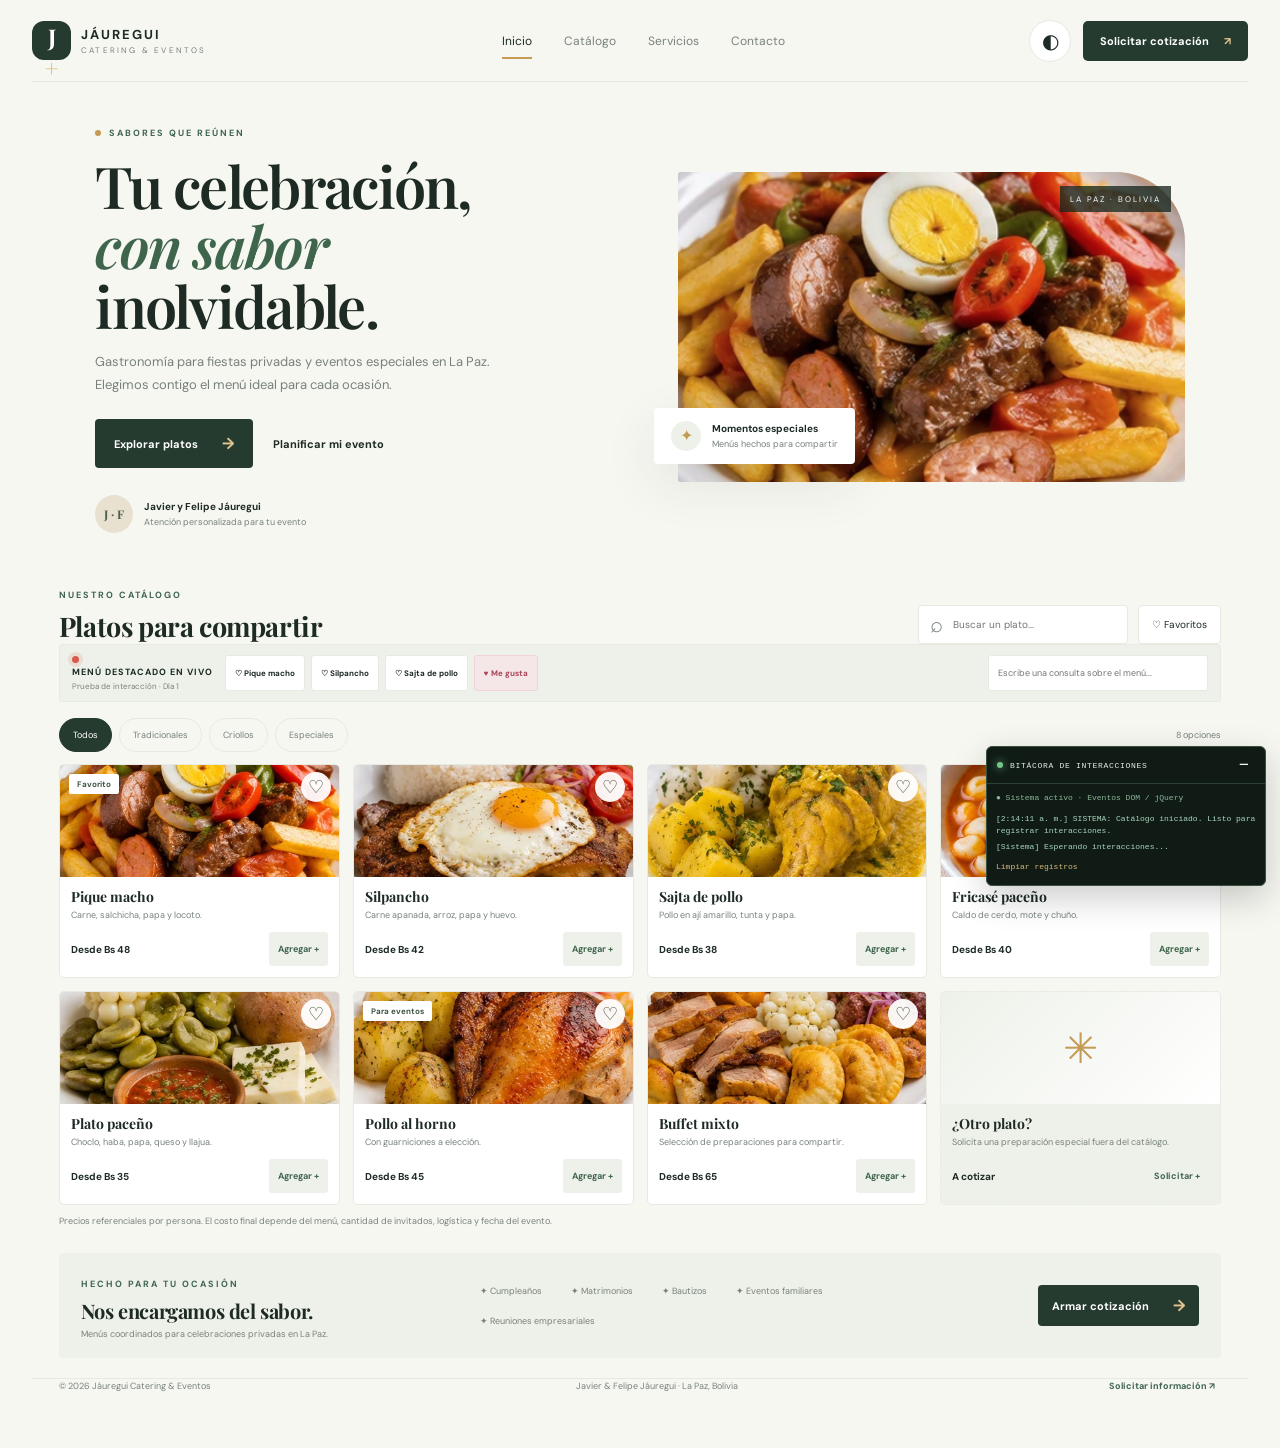
<file: Proyecto_formativo_Independiente/fase-ui-pwa/semana_1/Semana_1/index.html>
<!DOCTYPE html>
<html lang="es">
<head>
  <meta charset="UTF-8">
  <meta name="viewport" content="width=device-width, initial-scale=1.0">
  <meta name="theme-color" content="#18251f">
  <meta name="description" content="Jáuregui Catering & Eventos. Servicio gastronómico para celebraciones privadas en La Paz, Bolivia.">
  <title>Jáuregui Catering & Eventos | Catálogo</title>
  <link rel="preconnect" href="https://fonts.googleapis.com">
  <link rel="preconnect" href="https://fonts.gstatic.com" crossorigin>
  <link href="https://fonts.googleapis.com/css2?family=DM+Sans:wght@400;500;600;700&family=Playfair+Display:wght@600;700&display=swap" rel="stylesheet">
  <link rel="stylesheet" href="styles.css">
  <script src="https://code.jquery.com/jquery-3.7.1.min.js" defer></script>
  <script src="script.js" defer></script>
</head>
<body>
  <div class="site-shell">
    <header class="topbar">
      <a class="brand" href="#inicio" aria-label="Jáuregui Catering, inicio">
        <span class="brand-mark">J<span>+</span></span>
        <span class="brand-copy"><strong>JÁUREGUI</strong><small>CATERING & EVENTOS</small></span>
      </a>
      <button class="menu-toggle" id="menuToggle" aria-label="Abrir menú" aria-expanded="false">☰</button>
      <nav class="main-nav" id="mainNav">
        <a href="#inicio" class="nav-link active">Inicio</a>
        <a href="#catalogo" class="nav-link">Catálogo</a>
        <a href="#servicios" class="nav-link">Servicios</a>
        <a href="#contacto" class="nav-link">Contacto</a>
      </nav>
      <div class="top-actions">
        <button class="icon-btn" id="themeToggle" aria-label="Cambiar tema" title="Cambiar tema">◐</button>
        <button class="quote-top" data-open-quote>Solicitar cotización <span>↗</span></button>
      </div>
    </header>

    <main id="inicio">
      <section class="hero">
        <div class="hero-copy">
          <span class="eyebrow"><i></i> SABORES QUE REÚNEN</span>
          <h1>Tu celebración,<br><em>con sabor</em> inolvidable.</h1>
          <p>Gastronomía para fiestas privadas y eventos especiales en La Paz. Elegimos contigo el menú ideal para cada ocasión.</p>
          <div class="hero-actions">
            <a class="btn-primary" href="#catalogo">Explorar platos <span>→</span></a>
            <button class="btn-quiet" data-open-quote>Planificar mi evento</button>
          </div>
          <div class="hero-proof"><span class="proof-avatars">J · F</span><span><strong>Javier y Felipe Jáuregui</strong><small>Atención personalizada para tu evento</small></span></div>
        </div>
        <div class="hero-visual">
          <img src="assets/platos/pique-macho.webp" alt="Pique macho boliviano servido en plato" fetchpriority="high">
          <div class="hero-note"><span class="note-icon">✦</span><span><strong>Momentos especiales</strong><small>Menús hechos para compartir</small></span></div>
          <span class="hero-stamp">LA PAZ · BOLIVIA</span>
        </div>
      </section>

      <section class="catalog-section" id="catalogo">
        <div class="section-heading">
          <div><span class="eyebrow">NUESTRO CATÁLOGO</span><h2>Platos para compartir</h2></div>
          <div class="catalog-tools">
            <label class="search-box"><span>⌕</span><input id="searchInput" type="search" placeholder="Buscar un plato..." aria-label="Buscar platos"></label>
            <button class="filter-fav" id="showFavorites" aria-pressed="false">♡ Favoritos</button>
          </div>
        </div>

        <div class="live-practice" id="liveContainer">
          <div class="live-title"><span class="live-dot"></span><strong>MENÚ DESTACADO EN VIVO</strong><small>Prueba de interacción · Día 1</small></div>
          <div class="live-offers">
            <button class="live-offer" data-prod="Pique macho destacado">♡ Pique macho</button>
            <button class="live-offer" data-prod="Silpancho destacado">♡ Silpancho</button>
            <button class="live-offer" data-prod="Sajta de pollo destacada">♡ Sajta de pollo</button>
            <button class="live-like" data-action="like">♥ Me gusta</button>
          </div>
          <label class="live-chat-label" for="chatInput">Comentario al equipo</label>
          <input id="chatInput" class="live-chat" type="text" maxlength="120" placeholder="Escribe una consulta sobre el menú...">
        </div>

        <div class="catalog-bar">
          <div class="filter-list" id="categoryFilters">
            <button class="filter-chip selected" data-filter="todos">Todos</button>
            <button class="filter-chip" data-filter="tradicional">Tradicionales</button>
            <button class="filter-chip" data-filter="criollo">Criollos</button>
            <button class="filter-chip" data-filter="especial">Especiales</button>
          </div>
          <span class="result-count" id="resultCount">8 opciones</span>
        </div>
        <div class="dish-grid" id="dishGrid">
          <article class="dish-card" data-category="tradicional" data-name="pique macho" data-price="48" data-dish="Pique macho">
            <div class="dish-image"><img loading="lazy" src="assets/platos/pique-macho.webp" alt="Plato de carne preparado"><span class="dish-tag">Favorito</span><button class="heart-btn" aria-label="Agregar Pique macho a favoritos" data-favorite="Pique macho">♡</button></div>
            <div class="dish-info"><div><h3>Pique macho</h3><p>Carne, salchicha, papa y locoto.</p></div><div class="dish-bottom"><strong>Desde Bs 48</strong><button class="add-dish" data-add="Pique macho">Agregar +</button></div></div>
          </article>
          <article class="dish-card" data-category="tradicional" data-name="silpancho" data-price="42" data-dish="Silpancho">
            <div class="dish-image"><img loading="lazy" src="assets/platos/silpancho.webp" alt="Plato preparado con acompañamientos"><button class="heart-btn" aria-label="Agregar Silpancho a favoritos" data-favorite="Silpancho">♡</button></div>
            <div class="dish-info"><div><h3>Silpancho</h3><p>Carne apanada, arroz, papa y huevo.</p></div><div class="dish-bottom"><strong>Desde Bs 42</strong><button class="add-dish" data-add="Silpancho">Agregar +</button></div></div>
          </article>
          <article class="dish-card" data-category="criollo" data-name="sajta de pollo" data-price="38" data-dish="Sajta de pollo">
            <div class="dish-image"><img loading="lazy" src="assets/platos/sajta-de-pollo.webp" alt="Preparación de pollo"><button class="heart-btn" aria-label="Agregar Sajta de pollo a favoritos" data-favorite="Sajta de pollo">♡</button></div>
            <div class="dish-info"><div><h3>Sajta de pollo</h3><p>Pollo en ají amarillo, tunta y papa.</p></div><div class="dish-bottom"><strong>Desde Bs 38</strong><button class="add-dish" data-add="Sajta de pollo">Agregar +</button></div></div>
          </article>
          <article class="dish-card" data-category="criollo" data-name="fricasé paceño" data-price="40" data-dish="Fricasé paceño">
            <div class="dish-image"><img loading="lazy" src="assets/platos/fricase-paceno.webp" alt="Comida tradicional servida"><button class="heart-btn" aria-label="Agregar Fricasé paceño a favoritos" data-favorite="Fricasé paceño">♡</button></div>
            <div class="dish-info"><div><h3>Fricasé paceño</h3><p>Caldo de cerdo, mote y chuño.</p></div><div class="dish-bottom"><strong>Desde Bs 40</strong><button class="add-dish" data-add="Fricasé paceño">Agregar +</button></div></div>
          </article>
          <article class="dish-card" data-category="tradicional" data-name="plato paceño" data-price="35" data-dish="Plato paceño">
            <div class="dish-image"><img loading="lazy" src="assets/platos/plato-paceno.webp" alt="Plato con vegetales y guarniciones"><button class="heart-btn" aria-label="Agregar Plato paceño a favoritos" data-favorite="Plato paceño">♡</button></div>
            <div class="dish-info"><div><h3>Plato paceño</h3><p>Choclo, haba, papa, queso y llajua.</p></div><div class="dish-bottom"><strong>Desde Bs 35</strong><button class="add-dish" data-add="Plato paceño">Agregar +</button></div></div>
          </article>
          <article class="dish-card" data-category="especial" data-name="pollo al horno" data-price="45" data-dish="Pollo al horno">
            <div class="dish-image"><img loading="lazy" src="assets/platos/pollo-al-horno.webp" alt="Pollo horneado con guarnición"><span class="dish-tag">Para eventos</span><button class="heart-btn" aria-label="Agregar Pollo al horno a favoritos" data-favorite="Pollo al horno">♡</button></div>
            <div class="dish-info"><div><h3>Pollo al horno</h3><p>Con guarniciones a elección.</p></div><div class="dish-bottom"><strong>Desde Bs 45</strong><button class="add-dish" data-add="Pollo al horno">Agregar +</button></div></div>
          </article>
          <article class="dish-card" data-category="especial" data-name="buffet mixto" data-price="65" data-dish="Buffet mixto">
            <div class="dish-image"><img loading="lazy" src="assets/platos/buffet-criollo.webp" alt="Buffet para celebraciones"><button class="heart-btn" aria-label="Agregar Buffet mixto a favoritos" data-favorite="Buffet mixto">♡</button></div>
            <div class="dish-info"><div><h3>Buffet mixto</h3><p>Selección de preparaciones para compartir.</p></div><div class="dish-bottom"><strong>Desde Bs 65</strong><button class="add-dish" data-add="Buffet mixto">Agregar +</button></div></div>
          </article>
          <article class="dish-card custom-card" data-category="especial" data-name="plato personalizado" data-price="0" data-dish="Plato personalizado">
            <div class="custom-art">✳</div><div class="dish-info"><div><h3>¿Otro plato?</h3><p>Solicita una preparación especial fuera del catálogo.</p></div><div class="dish-bottom"><strong>A cotizar</strong><button class="add-dish" data-add="Plato personalizado">Solicitar +</button></div></div>
          </article>
        </div>
        <p class="catalog-footnote">Precios referenciales por persona. El costo final depende del menú, cantidad de invitados, logística y fecha del evento.</p>
      </section>

      <section class="lower-strip" id="servicios">
        <div class="service-intro"><span class="eyebrow">HECHO PARA TU OCASIÓN</span><h2>Nos encargamos del sabor.</h2><p>Menús coordinados para celebraciones privadas en La Paz.</p></div>
        <div class="service-points"><span>✦ Cumpleaños</span><span>✦ Matrimonios</span><span>✦ Bautizos</span><span>✦ Eventos familiares</span><span>✦ Reuniones empresariales</span></div>
        <button class="btn-primary compact" data-open-quote>Armar cotización <span>→</span></button>
      </section>
    </main>

    <footer id="contacto"><span>© 2026 Jáuregui Catering & Eventos</span><span>Javier & Felipe Jáuregui · La Paz, Bolivia</span><button data-open-quote>Solicitar información ↗</button></footer>
  </div>

  <div class="floating-cart" id="floatingCart"><span class="cart-symbol">▣</span><span><strong id="cartCount">0 platos</strong><small>Tu selección</small></span><button id="openCart">Ver selección →</button></div>

  <div class="modal-backdrop" id="quoteModal" aria-hidden="true">
    <section class="modal-card quote-modal" role="dialog" aria-modal="true" aria-labelledby="quoteTitle">
      <button class="modal-close" data-close-modal aria-label="Cerrar">×</button>
      <span class="eyebrow">PLANIFIQUEMOS JUNTOS</span><h2 id="quoteTitle">Cotiza tu evento</h2>
      <p class="modal-lead">Cuéntanos lo esencial y prepararemos una propuesta referencial.</p>
      <form id="quoteForm">
        <div class="form-grid">
          <label>Nombre completo<input id="clientName" type="text" maxlength="70" placeholder="Tu nombre" required></label>
          <label>Teléfono<input id="clientPhone" type="tel" maxlength="20" placeholder="Ej. 7XXXXXXX" required></label>
          <label>Tipo de evento<select id="eventType" required><option value="">Selecciona</option><option>Cumpleaños</option><option>Matrimonio</option><option>Bautizo</option><option>Evento familiar</option><option>Evento empresarial</option><option>Otro</option></select></label>
          <label>Fecha estimada<input id="eventDate" type="date" required></label>
          <label>Tipo de menú<select id="menuVariant" required><option value="Menú tradicional">Menú tradicional</option><option value="Menú especial">Menú especial</option><option value="Menú mixto">Menú mixto</option><option value="Menú personalizado">Menú personalizado</option></select></label>
          <label>Invitados<input id="guestCount" type="number" min="1" max="2000" value="30" required></label>
          <label>Zona / lugar<input id="eventPlace" type="text" maxlength="100" placeholder="Zona de La Paz"></label>
        </div>
        <label>¿Qué necesitas?<textarea id="customRequest" rows="2" maxlength="500" placeholder="Platos, menú especial, servicio u otra solicitud..."></textarea></label>
        <p class="form-note">Esta demostración no envía datos a un servidor. La solicitud se valida y registra localmente en la bitácora de esta página.</p>
        <button class="btn-primary full" type="submit">Preparar solicitud <span>→</span></button>
        <div id="formFeedback" class="feedback" aria-live="polite"></div>
      </form>
    </section>
  </div>

  <div class="modal-backdrop" id="cartModal" aria-hidden="true">
    <section class="modal-card cart-modal" role="dialog" aria-modal="true" aria-labelledby="cartTitle">
      <button class="modal-close" data-close-modal aria-label="Cerrar">×</button>
      <span class="eyebrow">TU PROPUESTA INICIAL</span><h2 id="cartTitle">Selección de platos</h2>
      <div id="cartItems" class="cart-items"><p class="empty-cart">Todavía no agregaste platos.</p></div>
      <div class="calculator">
        <label for="calcGuests">Cantidad de invitados</label><input id="calcGuests" type="number" min="1" max="2000" value="30">
        <label class="hours-label" for="serviceHours">Horas de servicio (Bs 40/hr)<input id="serviceHours" type="number" min="1" max="24" value="1"></label>
        <div class="calc-total"><span>Total referencial</span><strong id="calcTotal">Bs 0</strong></div>
        <small>Estimación: suma de precios por persona × invitados. No es un precio contractual.</small>
      </div>
      <button class="btn-primary full" id="confirmSelection">Continuar con cotización →</button>
    </section>
  </div>

  <div class="modal-backdrop" id="confirmModal" aria-hidden="true">
    <section class="modal-card confirm-modal" role="dialog" aria-modal="true" aria-labelledby="confirmTitle">
      <span class="confirm-symbol">✓</span><h2 id="confirmTitle">Revisa tu solicitud</h2>
      <p>La confirmación de demostración expira en:</p><strong class="countdown" id="countdown">30</strong><span class="countdown-label">SEGUNDOS</span>
      <p class="confirm-summary" id="confirmSummary">Tu selección está lista.</p>
      <div class="confirm-actions"><button class="btn-quiet" data-close-modal>Volver</button><button class="btn-primary" id="finishConfirm">Confirmar solicitud</button></div>
    </section>
  </div>

  <aside class="audit-panel" id="auditPanel" aria-label="Bitácora de eventos">
    <div class="audit-head"><span><i></i> BITÁCORA DE INTERACCIONES</span><button id="toggleAudit" aria-label="Contraer bitácora">−</button></div>
    <div class="audit-body"><div class="audit-status">● Sistema activo · Eventos DOM / jQuery</div><div id="auditLog" aria-live="polite"><p class="audit-entry">[Sistema] Esperando interacciones...</p></div><button id="clearAudit" class="clear-audit">Limpiar registros</button></div>
  </aside>

  <div class="toast" id="toast" role="status" aria-live="polite"></div>
</body>
</html>
</file>
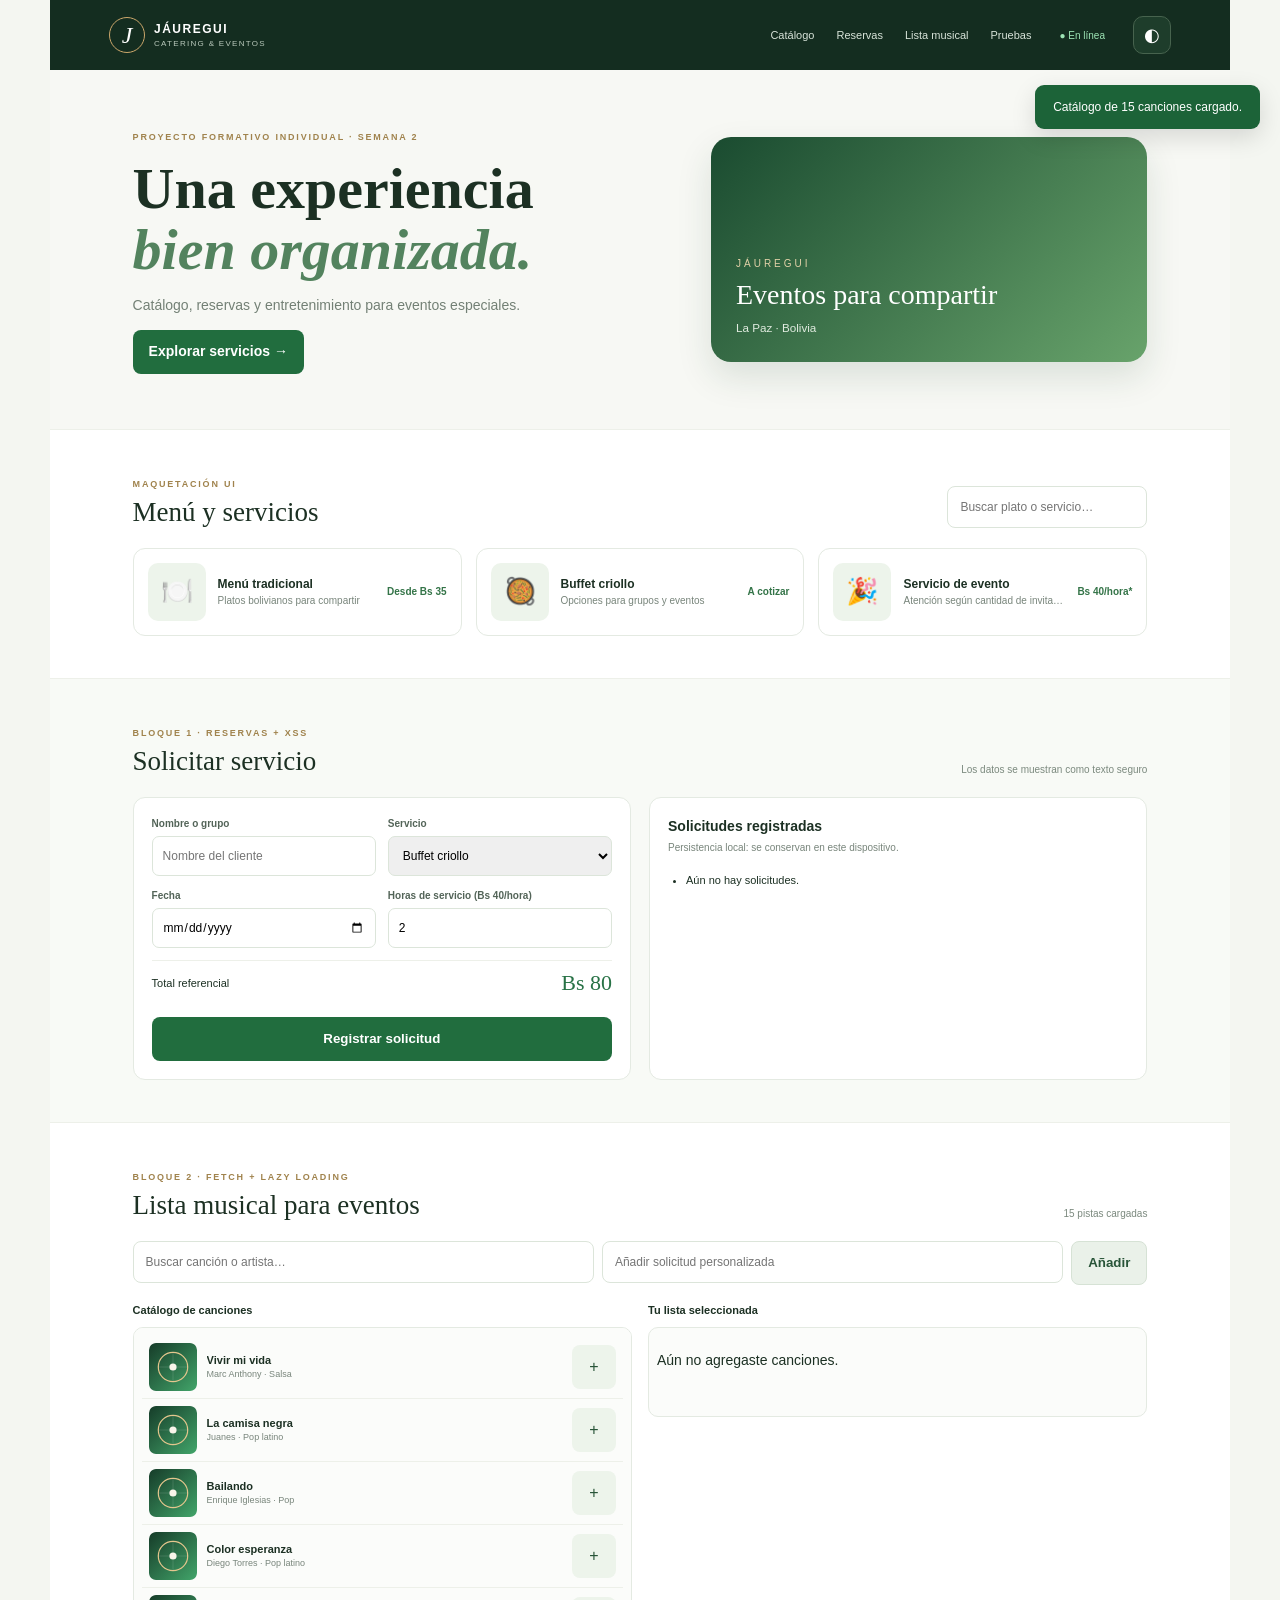
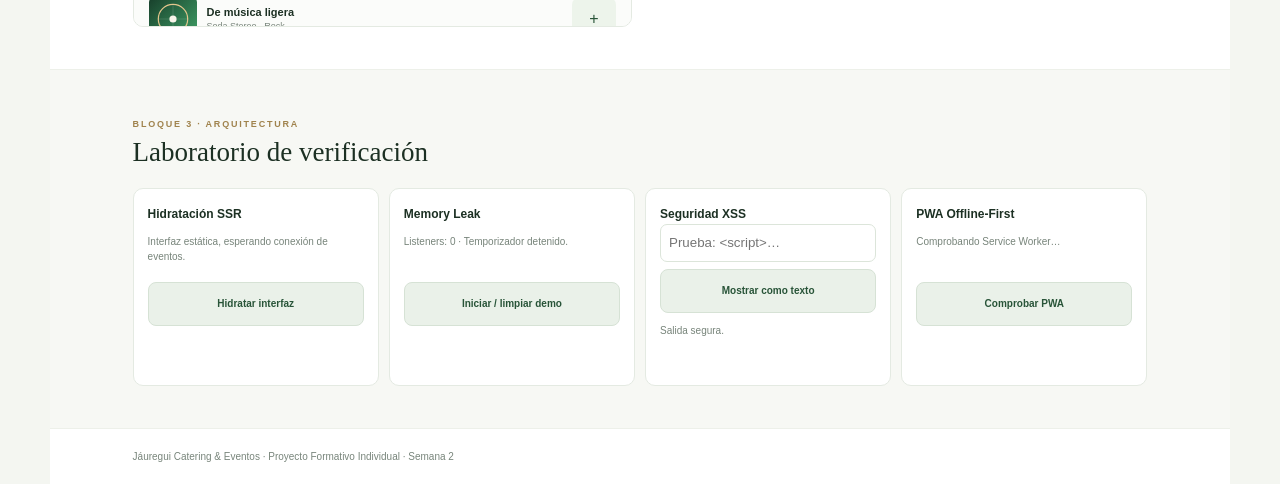
<file: Proyecto_formativo_Independiente/fase-ui-pwa/semana_2/Semana_2/index.html>
<!doctype html>
<html lang="es">
<head>
<meta charset="utf-8"><meta name="viewport" content="width=device-width,initial-scale=1,viewport-fit=cover">
<meta name="theme-color" content="#173c29"><meta name="description" content="Proyecto Formativo Individual Semana 2">
<link rel="manifest" href="manifest.json"><title>Proyecto Formativo Individual — Semana 2</title>
<link rel="stylesheet" href="styles.css">
<script>/*! jQuery v3.6.1 | (c) OpenJS Foundation and other contributors | jquery.org/license */
!function(e,t){"use strict";"object"==typeof module&&"object"==typeof module.exports?module.exports=e.document?t(e,!0):function(e){if(e.document)return t(e);throw new Error("jQuery requires a window with a document")}:t(e)}("undefined"!=typeof window?window:this,function(w,R){"use strict";function v(e){return"function"==typeof e&&"number"!=typeof e.nodeType&&"function"!=typeof e.item}function g(e){return null!=e&&e===e.window}var t=[],M=Object.getPrototypeOf,s=t.slice,I=t.flat?function(e){return t.flat.call(e)}:function(e){return t.concat.apply([],e)},W=t.push,F=t.indexOf,$={},B=$.toString,_=$.hasOwnProperty,z=_.toString,U=z.call(Object),y={},T=w.document,X={type:!0,src:!0,nonce:!0,noModule:!0};function V(e,t,n){var r,i,o=(n=n||T).createElement("script");if(o.text=e,t)for(r in X)(i=t[r]||t.getAttribute&&t.getAttribute(r))&&o.setAttribute(r,i);n.head.appendChild(o).parentNode.removeChild(o)}function h(e){return null==e?e+"":"object"==typeof e||"function"==typeof e?$[B.call(e)]||"object":typeof e}var e="3.6.1",C=function(e,t){return new C.fn.init(e,t)};function G(e){var t=!!e&&"length"in e&&e.length,n=h(e);return!v(e)&&!g(e)&&("array"===n||0===t||"number"==typeof t&&0<t&&t-1 in e)}C.fn=C.prototype={jquery:e,constructor:C,length:0,toArray:function(){return s.call(this)},get:function(e){return null==e?s.call(this):e<0?this[e+this.length]:this[e]},pushStack:function(e){e=C.merge(this.constructor(),e);return e.prevObject=this,e},each:function(e){return C.each(this,e)},map:function(n){return this.pushStack(C.map(this,function(e,t){return n.call(e,t,e)}))},slice:function(){return this.pushStack(s.apply(this,arguments))},first:function(){return this.eq(0)},last:function(){return this.eq(-1)},even:function(){return this.pushStack(C.grep(this,function(e,t){return(t+1)%2}))},odd:function(){return this.pushStack(C.grep(this,function(e,t){return t%2}))},eq:function(e){var t=this.length,e=+e+(e<0?t:0);return this.pushStack(0<=e&&e<t?[this[e]]:[])},end:function(){return this.prevObject||this.constructor()},push:W,sort:t.sort,splice:t.splice},C.extend=C.fn.extend=function(){var e,t,n,r,i,o=arguments[0]||{},a=1,s=arguments.length,u=!1;for("boolean"==typeof o&&(u=o,o=arguments[a]||{},a++),"object"==typeof o||v(o)||(o={}),a===s&&(o=this,a--);a<s;a++)if(null!=(e=arguments[a]))for(t in e)n=e[t],"__proto__"!==t&&o!==n&&(u&&n&&(C.isPlainObject(n)||(r=Array.isArray(n)))?(i=o[t],i=r&&!Array.isArray(i)?[]:r||C.isPlainObject(i)?i:{},r=!1,o[t]=C.extend(u,i,n)):void 0!==n&&(o[t]=n));return o},C.extend({expando:"jQuery"+(e+Math.random()).replace(/\D/g,""),isReady:!0,error:function(e){throw new Error(e)},noop:function(){},isPlainObject:function(e){return!(!e||"[object Object]"!==B.call(e))&&(!(e=M(e))||"function"==typeof(e=_.call(e,"constructor")&&e.constructor)&&z.call(e)===U)},isEmptyObject:function(e){for(var t in e)return!1;return!0},globalEval:function(e,t,n){V(e,{nonce:t&&t.nonce},n)},each:function(e,t){var n,r=0;if(G(e)){for(n=e.length;r<n;r++)if(!1===t.call(e[r],r,e[r]))break}else for(r in e)if(!1===t.call(e[r],r,e[r]))break;return e},makeArray:function(e,t){t=t||[];return null!=e&&(G(Object(e))?C.merge(t,"string"==typeof e?[e]:e):W.call(t,e)),t},inArray:function(e,t,n){return null==t?-1:F.call(t,e,n)},merge:function(e,t){for(var n=+t.length,r=0,i=e.length;r<n;r++)e[i++]=t[r];return e.length=i,e},grep:function(e,t,n){for(var r=[],i=0,o=e.length,a=!n;i<o;i++)!t(e[i],i)!=a&&r.push(e[i]);return r},map:function(e,t,n){var r,i,o=0,a=[];if(G(e))for(r=e.length;o<r;o++)null!=(i=t(e[o],o,n))&&a.push(i);else for(o in e)null!=(i=t(e[o],o,n))&&a.push(i);return I(a)},guid:1,support:y}),"function"==typeof Symbol&&(C.fn[Symbol.iterator]=t[Symbol.iterator]),C.each("Boolean Number String Function Array Date RegExp Object Error Symbol".split(" "),function(e,t){$["[object "+t+"]"]=t.toLowerCase()});function r(e,t,n){var r=[],i=void 0!==n;while((e=e[t])&&9!==e.nodeType)if(1===e.nodeType){if(i&&C(e).is(n))break;r.push(e)}return r}function Y(e,t){for(var n=[];e;e=e.nextSibling)1===e.nodeType&&e!==t&&n.push(e);return n}var e=function(R){function c(e,t){return e="0x"+e.slice(1)-65536,t||(e<0?String.fromCharCode(65536+e):String.fromCharCode(e>>10|55296,1023&e|56320))}function M(e,t){return t?"\0"===e?"\ufffd":e.slice(0,-1)+"\\"+e.charCodeAt(e.length-1).toString(16)+" ":"\\"+e}function I(){T()}var e,p,b,o,W,d,F,$,w,u,l,T,C,n,E,h,r,i,g,S="sizzle"+ +new Date,f=R.document,k=0,B=0,_=q(),z=q(),U=q(),y=q(),X=function(e,t){return e===t&&(l=!0),0},V={}.hasOwnProperty,t=[],G=t.pop,Y=t.push,A=t.push,Q=t.slice,v=function(e,t){for(var n=0,r=e.length;n<r;n++)if(e[n]===t)return n;return-1},J="checked|selected|async|autofocus|autoplay|controls|defer|disabled|hidden|ismap|loop|multiple|open|readonly|required|scoped",a="[\\x20\\t\\r\\n\\f]",s="(?:\\\\[\\da-fA-F]{1,6}"+a+"?|\\\\[^\\r\\n\\f]|[\\w-]|[^\0-\\x7f])+",K="\\["+a+"*("+s+")(?:"+a+"*([*^$|!~]?=)"+a+"*(?:'((?:\\\\.|[^\\\\'])*)'|\"((?:\\\\.|[^\\\\\"])*)\"|("+s+"))|)"+a+"*\\]",Z=":("+s+")(?:\\((('((?:\\\\.|[^\\\\'])*)'|\"((?:\\\\.|[^\\\\\"])*)\")|((?:\\\\.|[^\\\\()[\\]]|"+K+")*)|.*)\\)|)",ee=new RegExp(a+"+","g"),m=new RegExp("^"+a+"+|((?:^|[^\\\\])(?:\\\\.)*)"+a+"+$","g"),te=new RegExp("^"+a+"*,"+a+"*"),ne=new RegExp("^"+a+"*([>+~]|"+a+")"+a+"*"),re=new RegExp(a+"|>"),ie=new RegExp(Z),oe=new RegExp("^"+s+"$"),x={ID:new RegExp("^#("+s+")"),CLASS:new RegExp("^\\.("+s+")"),TAG:new RegExp("^("+s+"|[*])"),ATTR:new RegExp("^"+K),PSEUDO:new RegExp("^"+Z),CHILD:new RegExp("^:(only|first|last|nth|nth-last)-(child|of-type)(?:\\("+a+"*(even|odd|(([+-]|)(\\d*)n|)"+a+"*(?:([+-]|)"+a+"*(\\d+)|))"+a+"*\\)|)","i"),bool:new RegExp("^(?:"+J+")$","i"),needsContext:new RegExp("^"+a+"*[>+~]|:(even|odd|eq|gt|lt|nth|first|last)(?:\\("+a+"*((?:-\\d)?\\d*)"+a+"*\\)|)(?=[^-]|$)","i")},ae=/HTML$/i,se=/^(?:input|select|textarea|button)$/i,ue=/^h\d$/i,N=/^[^{]+\{\s*\[native \w/,le=/^(?:#([\w-]+)|(\w+)|\.([\w-]+))$/,ce=/[+~]/,j=new RegExp("\\\\[\\da-fA-F]{1,6}"+a+"?|\\\\([^\\r\\n\\f])","g"),fe=/([\0-\x1f\x7f]|^-?\d)|^-$|[^\0-\x1f\x7f-\uFFFF\w-]/g,pe=ve(function(e){return!0===e.disabled&&"fieldset"===e.nodeName.toLowerCase()},{dir:"parentNode",next:"legend"});try{A.apply(t=Q.call(f.childNodes),f.childNodes),t[f.childNodes.length].nodeType}catch(e){A={apply:t.length?function(e,t){Y.apply(e,Q.call(t))}:function(e,t){var n=e.length,r=0;while(e[n++]=t[r++]);e.length=n-1}}}function D(t,e,n,r){var i,o,a,s,u,l,c=e&&e.ownerDocument,f=e?e.nodeType:9;if(n=n||[],"string"!=typeof t||!t||1!==f&&9!==f&&11!==f)return n;if(!r&&(T(e),e=e||C,E)){if(11!==f&&(s=le.exec(t)))if(i=s[1]){if(9===f){if(!(l=e.getElementById(i)))return n;if(l.id===i)return n.push(l),n}else if(c&&(l=c.getElementById(i))&&g(e,l)&&l.id===i)return n.push(l),n}else{if(s[2])return A.apply(n,e.getElementsByTagName(t)),n;if((i=s[3])&&p.getElementsByClassName&&e.getElementsByClassName)return A.apply(n,e.getElementsByClassName(i)),n}if(p.qsa&&!y[t+" "]&&(!h||!h.test(t))&&(1!==f||"object"!==e.nodeName.toLowerCase())){if(l=t,c=e,1===f&&(re.test(t)||ne.test(t))){(c=ce.test(t)&&ye(e.parentNode)||e)===e&&p.scope||((a=e.getAttribute("id"))?a=a.replace(fe,M):e.setAttribute("id",a=S)),o=(u=d(t)).length;while(o--)u[o]=(a?"#"+a:":scope")+" "+P(u[o]);l=u.join(",")}try{return A.apply(n,c.querySelectorAll(l)),n}catch(e){y(t,!0)}finally{a===S&&e.removeAttribute("id")}}}return $(t.replace(m,"$1"),e,n,r)}function q(){var n=[];function r(e,t){return n.push(e+" ")>b.cacheLength&&delete r[n.shift()],r[e+" "]=t}return r}function L(e){return e[S]=!0,e}function H(e){var t=C.createElement("fieldset");try{return!!e(t)}catch(e){return!1}finally{t.parentNode&&t.parentNode.removeChild(t)}}function de(e,t){var n=e.split("|"),r=n.length;while(r--)b.attrHandle[n[r]]=t}function he(e,t){var n=t&&e,r=n&&1===e.nodeType&&1===t.nodeType&&e.sourceIndex-t.sourceIndex;if(r)return r;if(n)while(n=n.nextSibling)if(n===t)return-1;return e?1:-1}function ge(t){return function(e){return"form"in e?e.parentNode&&!1===e.disabled?"label"in e?"label"in e.parentNode?e.parentNode.disabled===t:e.disabled===t:e.isDisabled===t||e.isDisabled!==!t&&pe(e)===t:e.disabled===t:"label"in e&&e.disabled===t}}function O(a){return L(function(o){return o=+o,L(function(e,t){var n,r=a([],e.length,o),i=r.length;while(i--)e[n=r[i]]&&(e[n]=!(t[n]=e[n]))})})}function ye(e){return e&&"undefined"!=typeof e.getElementsByTagName&&e}for(e in p=D.support={},W=D.isXML=function(e){var t=e&&e.namespaceURI,e=e&&(e.ownerDocument||e).documentElement;return!ae.test(t||e&&e.nodeName||"HTML")},T=D.setDocument=function(e){var e=e?e.ownerDocument||e:f;return e!=C&&9===e.nodeType&&e.documentElement&&(n=(C=e).documentElement,E=!W(C),f!=C&&(e=C.defaultView)&&e.top!==e&&(e.addEventListener?e.addEventListener("unload",I,!1):e.attachEvent&&e.attachEvent("onunload",I)),p.scope=H(function(e){return n.appendChild(e).appendChild(C.createElement("div")),"undefined"!=typeof e.querySelectorAll&&!e.querySelectorAll(":scope fieldset div").length}),p.attributes=H(function(e){return e.className="i",!e.getAttribute("className")}),p.getElementsByTagName=H(function(e){return e.appendChild(C.createComment("")),!e.getElementsByTagName("*").length}),p.getElementsByClassName=N.test(C.getElementsByClassName),p.getById=H(function(e){return n.appendChild(e).id=S,!C.getElementsByName||!C.getElementsByName(S).length}),p.getById?(b.filter.ID=function(e){var t=e.replace(j,c);return function(e){return e.getAttribute("id")===t}},b.find.ID=function(e,t){if("undefined"!=typeof t.getElementById&&E)return(t=t.getElementById(e))?[t]:[]}):(b.filter.ID=function(e){var t=e.replace(j,c);return function(e){e="undefined"!=typeof e.getAttributeNode&&e.getAttributeNode("id");return e&&e.value===t}},b.find.ID=function(e,t){if("undefined"!=typeof t.getElementById&&E){var n,r,i,o=t.getElementById(e);if(o){if((n=o.getAttributeNode("id"))&&n.value===e)return[o];i=t.getElementsByName(e),r=0;while(o=i[r++])if((n=o.getAttributeNode("id"))&&n.value===e)return[o]}return[]}}),b.find.TAG=p.getElementsByTagName?function(e,t){return"undefined"!=typeof t.getElementsByTagName?t.getElementsByTagName(e):p.qsa?t.querySelectorAll(e):void 0}:function(e,t){var n,r=[],i=0,o=t.getElementsByTagName(e);if("*"!==e)return o;while(n=o[i++])1===n.nodeType&&r.push(n);return r},b.find.CLASS=p.getElementsByClassName&&function(e,t){if("undefined"!=typeof t.getElementsByClassName&&E)return t.getElementsByClassName(e)},r=[],h=[],(p.qsa=N.test(C.querySelectorAll))&&(H(function(e){var t;n.appendChild(e).innerHTML="<a id='"+S+"'></a><select id='"+S+"-\r\\' msallowcapture=''><option selected=''></option></select>",e.querySelectorAll("[msallowcapture^='']").length&&h.push("[*^$]="+a+"*(?:''|\"\")"),e.querySelectorAll("[selected]").length||h.push("\\["+a+"*(?:value|"+J+")"),e.querySelectorAll("[id~="+S+"-]").length||h.push("~="),(t=C.createElement("input")).setAttribute("name",""),e.appendChild(t),e.querySelectorAll("[name='']").length||h.push("\\["+a+"*name"+a+"*="+a+"*(?:''|\"\")"),e.querySelectorAll(":checked").length||h.push(":checked"),e.querySelectorAll("a#"+S+"+*").length||h.push(".#.+[+~]"),e.querySelectorAll("\\\f"),h.push("[\\r\\n\\f]")}),H(function(e){e.innerHTML="<a href='' disabled='disabled'></a><select disabled='disabled'><option/></select>";var t=C.createElement("input");t.setAttribute("type","hidden"),e.appendChild(t).setAttribute("name","D"),e.querySelectorAll("[name=d]").length&&h.push("name"+a+"*[*^$|!~]?="),2!==e.querySelectorAll(":enabled").length&&h.push(":enabled",":disabled"),n.appendChild(e).disabled=!0,2!==e.querySelectorAll(":disabled").length&&h.push(":enabled",":disabled"),e.querySelectorAll("*,:x"),h.push(",.*:")})),(p.matchesSelector=N.test(i=n.matches||n.webkitMatchesSelector||n.mozMatchesSelector||n.oMatchesSelector||n.msMatchesSelector))&&H(function(e){p.disconnectedMatch=i.call(e,"*"),i.call(e,"[s!='']:x"),r.push("!=",Z)}),h=h.length&&new RegExp(h.join("|")),r=r.length&&new RegExp(r.join("|")),e=N.test(n.compareDocumentPosition),g=e||N.test(n.contains)?function(e,t){var n=9===e.nodeType?e.documentElement:e,t=t&&t.parentNode;return e===t||!(!t||1!==t.nodeType||!(n.contains?n.contains(t):e.compareDocumentPosition&&16&e.compareDocumentPosition(t)))}:function(e,t){if(t)while(t=t.parentNode)if(t===e)return!0;return!1},X=e?function(e,t){var n;return e===t?(l=!0,0):(n=!e.compareDocumentPosition-!t.compareDocumentPosition)||(1&(n=(e.ownerDocument||e)==(t.ownerDocument||t)?e.compareDocumentPosition(t):1)||!p.sortDetached&&t.compareDocumentPosition(e)===n?e==C||e.ownerDocument==f&&g(f,e)?-1:t==C||t.ownerDocument==f&&g(f,t)?1:u?v(u,e)-v(u,t):0:4&n?-1:1)}:function(e,t){if(e===t)return l=!0,0;var n,r=0,i=e.parentNode,o=t.parentNode,a=[e],s=[t];if(!i||!o)return e==C?-1:t==C?1:i?-1:o?1:u?v(u,e)-v(u,t):0;if(i===o)return he(e,t);n=e;while(n=n.parentNode)a.unshift(n);n=t;while(n=n.parentNode)s.unshift(n);while(a[r]===s[r])r++;return r?he(a[r],s[r]):a[r]==f?-1:s[r]==f?1:0}),C},D.matches=function(e,t){return D(e,null,null,t)},D.matchesSelector=function(e,t){if(T(e),p.matchesSelector&&E&&!y[t+" "]&&(!r||!r.test(t))&&(!h||!h.test(t)))try{var n=i.call(e,t);if(n||p.disconnectedMatch||e.document&&11!==e.document.nodeType)return n}catch(e){y(t,!0)}return 0<D(t,C,null,[e]).length},D.contains=function(e,t){return(e.ownerDocument||e)!=C&&T(e),g(e,t)},D.attr=function(e,t){(e.ownerDocument||e)!=C&&T(e);var n=b.attrHandle[t.toLowerCase()],n=n&&V.call(b.attrHandle,t.toLowerCase())?n(e,t,!E):void 0;return void 0!==n?n:p.attributes||!E?e.getAttribute(t):(n=e.getAttributeNode(t))&&n.specified?n.value:null},D.escape=function(e){return(e+"").replace(fe,M)},D.error=function(e){throw new Error("Syntax error, unrecognized expression: "+e)},D.uniqueSort=function(e){var t,n=[],r=0,i=0;if(l=!p.detectDuplicates,u=!p.sortStable&&e.slice(0),e.sort(X),l){while(t=e[i++])t===e[i]&&(r=n.push(i));while(r--)e.splice(n[r],1)}return u=null,e},o=D.getText=function(e){var t,n="",r=0,i=e.nodeType;if(i){if(1===i||9===i||11===i){if("string"==typeof e.textContent)return e.textContent;for(e=e.firstChild;e;e=e.nextSibling)n+=o(e)}else if(3===i||4===i)return e.nodeValue}else while(t=e[r++])n+=o(t);return n},(b=D.selectors={cacheLength:50,createPseudo:L,match:x,attrHandle:{},find:{},relative:{">":{dir:"parentNode",first:!0}," ":{dir:"parentNode"},"+":{dir:"previousSibling",first:!0},"~":{dir:"previousSibling"}},preFilter:{ATTR:function(e){return e[1]=e[1].replace(j,c),e[3]=(e[3]||e[4]||e[5]||"").replace(j,c),"~="===e[2]&&(e[3]=" "+e[3]+" "),e.slice(0,4)},CHILD:function(e){return e[1]=e[1].toLowerCase(),"nth"===e[1].slice(0,3)?(e[3]||D.error(e[0]),e[4]=+(e[4]?e[5]+(e[6]||1):2*("even"===e[3]||"odd"===e[3])),e[5]=+(e[7]+e[8]||"odd"===e[3])):e[3]&&D.error(e[0]),e},PSEUDO:function(e){var t,n=!e[6]&&e[2];return x.CHILD.test(e[0])?null:(e[3]?e[2]=e[4]||e[5]||"":n&&ie.test(n)&&(t=d(n,!0))&&(t=n.indexOf(")",n.length-t)-n.length)&&(e[0]=e[0].slice(0,t),e[2]=n.slice(0,t)),e.slice(0,3))}},filter:{TAG:function(e){var t=e.replace(j,c).toLowerCase();return"*"===e?function(){return!0}:function(e){return e.nodeName&&e.nodeName.toLowerCase()===t}},CLASS:function(e){var t=_[e+" "];return t||(t=new RegExp("(^|"+a+")"+e+"("+a+"|$)"))&&_(e,function(e){return t.test("string"==typeof e.className&&e.className||"undefined"!=typeof e.getAttribute&&e.getAttribute("class")||"")})},ATTR:function(t,n,r){return function(e){e=D.attr(e,t);return null==e?"!="===n:!n||(e+="","="===n?e===r:"!="===n?e!==r:"^="===n?r&&0===e.indexOf(r):"*="===n?r&&-1<e.indexOf(r):"$="===n?r&&e.slice(-r.length)===r:"~="===n?-1<(" "+e.replace(ee," ")+" ").indexOf(r):"|="===n&&(e===r||e.slice(0,r.length+1)===r+"-"))}},CHILD:function(h,e,t,g,y){var m="nth"!==h.slice(0,3),v="last"!==h.slice(-4),x="of-type"===e;return 1===g&&0===y?function(e){return!!e.parentNode}:function(e,t,n){var r,i,o,a,s,u,l=m!=v?"nextSibling":"previousSibling",c=e.parentNode,f=x&&e.nodeName.toLowerCase(),p=!n&&!x,d=!1;if(c){if(m){while(l){a=e;while(a=a[l])if(x?a.nodeName.toLowerCase()===f:1===a.nodeType)return!1;u=l="only"===h&&!u&&"nextSibling"}return!0}if(u=[v?c.firstChild:c.lastChild],v&&p){d=(s=(r=(i=(o=(a=c)[S]||(a[S]={}))[a.uniqueID]||(o[a.uniqueID]={}))[h]||[])[0]===k&&r[1])&&r[2],a=s&&c.childNodes[s];while(a=++s&&a&&a[l]||(d=s=0)||u.pop())if(1===a.nodeType&&++d&&a===e){i[h]=[k,s,d];break}}else if(!1===(d=p?s=(r=(i=(o=(a=e)[S]||(a[S]={}))[a.uniqueID]||(o[a.uniqueID]={}))[h]||[])[0]===k&&r[1]:d))while(a=++s&&a&&a[l]||(d=s=0)||u.pop())if((x?a.nodeName.toLowerCase()===f:1===a.nodeType)&&++d&&(p&&((i=(o=a[S]||(a[S]={}))[a.uniqueID]||(o[a.uniqueID]={}))[h]=[k,d]),a===e))break;return(d-=y)===g||d%g==0&&0<=d/g}}},PSEUDO:function(e,o){var t,a=b.pseudos[e]||b.setFilters[e.toLowerCase()]||D.error("unsupported pseudo: "+e);return a[S]?a(o):1<a.length?(t=[e,e,"",o],b.setFilters.hasOwnProperty(e.toLowerCase())?L(function(e,t){var n,r=a(e,o),i=r.length;while(i--)e[n=v(e,r[i])]=!(t[n]=r[i])}):function(e){return a(e,0,t)}):a}},pseudos:{not:L(function(e){var r=[],i=[],s=F(e.replace(m,"$1"));return s[S]?L(function(e,t,n,r){var i,o=s(e,null,r,[]),a=e.length;while(a--)(i=o[a])&&(e[a]=!(t[a]=i))}):function(e,t,n){return r[0]=e,s(r,null,n,i),r[0]=null,!i.pop()}}),has:L(function(t){return function(e){return 0<D(t,e).length}}),contains:L(function(t){return t=t.replace(j,c),function(e){return-1<(e.textContent||o(e)).indexOf(t)}}),lang:L(function(n){return oe.test(n||"")||D.error("unsupported lang: "+n),n=n.replace(j,c).toLowerCase(),function(e){var t;do{if(t=E?e.lang:e.getAttribute("xml:lang")||e.getAttribute("lang"))return(t=t.toLowerCase())===n||0===t.indexOf(n+"-")}while((e=e.parentNode)&&1===e.nodeType);return!1}}),target:function(e){var t=R.location&&R.location.hash;return t&&t.slice(1)===e.id},root:function(e){return e===n},focus:function(e){return e===C.activeElement&&(!C.hasFocus||C.hasFocus())&&!!(e.type||e.href||~e.tabIndex)},enabled:ge(!1),disabled:ge(!0),checked:function(e){var t=e.nodeName.toLowerCase();return"input"===t&&!!e.checked||"option"===t&&!!e.selected},selected:function(e){return e.parentNode&&e.parentNode.selectedIndex,!0===e.selected},empty:function(e){for(e=e.firstChild;e;e=e.nextSibling)if(e.nodeType<6)return!1;return!0},parent:function(e){return!b.pseudos.empty(e)},header:function(e){return ue.test(e.nodeName)},input:function(e){return se.test(e.nodeName)},button:function(e){var t=e.nodeName.toLowerCase();return"input"===t&&"button"===e.type||"button"===t},text:function(e){return"input"===e.nodeName.toLowerCase()&&"text"===e.type&&(null==(e=e.getAttribute("type"))||"text"===e.toLowerCase())},first:O(function(){return[0]}),last:O(function(e,t){return[t-1]}),eq:O(function(e,t,n){return[n<0?n+t:n]}),even:O(function(e,t){for(var n=0;n<t;n+=2)e.push(n);return e}),odd:O(function(e,t){for(var n=1;n<t;n+=2)e.push(n);return e}),lt:O(function(e,t,n){for(var r=n<0?n+t:t<n?t:n;0<=--r;)e.push(r);return e}),gt:O(function(e,t,n){for(var r=n<0?n+t:n;++r<t;)e.push(r);return e})}}).pseudos.nth=b.pseudos.eq,{radio:!0,checkbox:!0,file:!0,password:!0,image:!0})b.pseudos[e]=function(t){return function(e){return"input"===e.nodeName.toLowerCase()&&e.type===t}}(e);for(e in{submit:!0,reset:!0})b.pseudos[e]=function(n){return function(e){var t=e.nodeName.toLowerCase();return("input"===t||"button"===t)&&e.type===n}}(e);function me(){}function P(e){for(var t=0,n=e.length,r="";t<n;t++)r+=e[t].value;return r}function ve(a,e,t){var s=e.dir,u=e.next,l=u||s,c=t&&"parentNode"===l,f=B++;return e.first?function(e,t,n){while(e=e[s])if(1===e.nodeType||c)return a(e,t,n);return!1}:function(e,t,n){var r,i,o=[k,f];if(n){while(e=e[s])if((1===e.nodeType||c)&&a(e,t,n))return!0}else while(e=e[s])if(1===e.nodeType||c)if(i=(i=e[S]||(e[S]={}))[e.uniqueID]||(i[e.uniqueID]={}),u&&u===e.nodeName.toLowerCase())e=e[s]||e;else{if((r=i[l])&&r[0]===k&&r[1]===f)return o[2]=r[2];if((i[l]=o)[2]=a(e,t,n))return!0}return!1}}function xe(i){return 1<i.length?function(e,t,n){var r=i.length;while(r--)if(!i[r](e,t,n))return!1;return!0}:i[0]}function be(e,t,n,r,i){for(var o,a=[],s=0,u=e.length,l=null!=t;s<u;s++)!(o=e[s])||n&&!n(o,r,i)||(a.push(o),l&&t.push(s));return a}function we(d,h,g,y,m,e){return y&&!y[S]&&(y=we(y)),m&&!m[S]&&(m=we(m,e)),L(function(e,t,n,r){var i,o,a,s=[],u=[],l=t.length,c=e||function(e,t,n){for(var r=0,i=t.length;r<i;r++)D(e,t[r],n);return n}(h||"*",n.nodeType?[n]:n,[]),f=!d||!e&&h?c:be(c,s,d,n,r),p=g?m||(e?d:l||y)?[]:t:f;if(g&&g(f,p,n,r),y){i=be(p,u),y(i,[],n,r),o=i.length;while(o--)(a=i[o])&&(p[u[o]]=!(f[u[o]]=a))}if(e){if(m||d){if(m){i=[],o=p.length;while(o--)(a=p[o])&&i.push(f[o]=a);m(null,p=[],i,r)}o=p.length;while(o--)(a=p[o])&&-1<(i=m?v(e,a):s[o])&&(e[i]=!(t[i]=a))}}else p=be(p===t?p.splice(l,p.length):p),m?m(null,t,p,r):A.apply(t,p)})}function Te(y,m){function e(e,t,n,r,i){var o,a,s,u=0,l="0",c=e&&[],f=[],p=w,d=e||x&&b.find.TAG("*",i),h=k+=null==p?1:Math.random()||.1,g=d.length;for(i&&(w=t==C||t||i);l!==g&&null!=(o=d[l]);l++){if(x&&o){a=0,t||o.ownerDocument==C||(T(o),n=!E);while(s=y[a++])if(s(o,t||C,n)){r.push(o);break}i&&(k=h)}v&&((o=!s&&o)&&u--,e&&c.push(o))}if(u+=l,v&&l!==u){a=0;while(s=m[a++])s(c,f,t,n);if(e){if(0<u)while(l--)c[l]||f[l]||(f[l]=G.call(r));f=be(f)}A.apply(r,f),i&&!e&&0<f.length&&1<u+m.length&&D.uniqueSort(r)}return i&&(k=h,w=p),c}var v=0<m.length,x=0<y.length;return v?L(e):e}return me.prototype=b.filters=b.pseudos,b.setFilters=new me,d=D.tokenize=function(e,t){var n,r,i,o,a,s,u,l=z[e+" "];if(l)return t?0:l.slice(0);a=e,s=[],u=b.preFilter;while(a){for(o in n&&!(r=te.exec(a))||(r&&(a=a.slice(r[0].length)||a),s.push(i=[])),n=!1,(r=ne.exec(a))&&(n=r.shift(),i.push({value:n,type:r[0].replace(m," ")}),a=a.slice(n.length)),b.filter)!(r=x[o].exec(a))||u[o]&&!(r=u[o](r))||(n=r.shift(),i.push({value:n,type:o,matches:r}),a=a.slice(n.length));if(!n)break}return t?a.length:a?D.error(e):z(e,s).slice(0)},F=D.compile=function(e,t){var n,r=[],i=[],o=U[e+" "];if(!o){n=(t=t||d(e)).length;while(n--)((o=function e(t){for(var r,n,i,o=t.length,a=b.relative[t[0].type],s=a||b.relative[" "],u=a?1:0,l=ve(function(e){return e===r},s,!0),c=ve(function(e){return-1<v(r,e)},s,!0),f=[function(e,t,n){return e=!a&&(n||t!==w)||((r=t).nodeType?l:c)(e,t,n),r=null,e}];u<o;u++)if(n=b.relative[t[u].type])f=[ve(xe(f),n)];else{if((n=b.filter[t[u].type].apply(null,t[u].matches))[S]){for(i=++u;i<o;i++)if(b.relative[t[i].type])break;return we(1<u&&xe(f),1<u&&P(t.slice(0,u-1).concat({value:" "===t[u-2].type?"*":""})).replace(m,"$1"),n,u<i&&e(t.slice(u,i)),i<o&&e(t=t.slice(i)),i<o&&P(t))}f.push(n)}return xe(f)}(t[n]))[S]?r:i).push(o);(o=U(e,Te(i,r))).selector=e}return o},$=D.select=function(e,t,n,r){var i,o,a,s,u="function"==typeof e&&e,l=!r&&d(e=u.selector||e);if(n=n||[],1===l.length){if(2<(o=l[0]=l[0].slice(0)).length&&"ID"===(a=o[0]).type&&9===t.nodeType&&E&&b.relative[o[1].type]){if(!(t=(b.find.ID(a.matches[0].replace(j,c),t)||[])[0]))return n;u&&(t=t.parentNode),e=e.slice(o.shift().value.length)}i=x.needsContext.test(e)?0:o.length;while(i--){if(a=o[i],b.relative[s=a.type])break;if((s=b.find[s])&&(r=s(a.matches[0].replace(j,c),ce.test(o[0].type)&&ye(t.parentNode)||t))){if(o.splice(i,1),e=r.length&&P(o))break;return A.apply(n,r),n}}}return(u||F(e,l))(r,t,!E,n,!t||ce.test(e)&&ye(t.parentNode)||t),n},p.sortStable=S.split("").sort(X).join("")===S,p.detectDuplicates=!!l,T(),p.sortDetached=H(function(e){return 1&e.compareDocumentPosition(C.createElement("fieldset"))}),H(function(e){return e.innerHTML="<a href='#'></a>","#"===e.firstChild.getAttribute("href")})||de("type|href|height|width",function(e,t,n){if(!n)return e.getAttribute(t,"type"===t.toLowerCase()?1:2)}),p.attributes&&H(function(e){return e.innerHTML="<input/>",e.firstChild.setAttribute("value",""),""===e.firstChild.getAttribute("value")})||de("value",function(e,t,n){if(!n&&"input"===e.nodeName.toLowerCase())return e.defaultValue}),H(function(e){return null==e.getAttribute("disabled")})||de(J,function(e,t,n){if(!n)return!0===e[t]?t.toLowerCase():(n=e.getAttributeNode(t))&&n.specified?n.value:null}),D}(w),Q=(C.find=e,C.expr=e.selectors,C.expr[":"]=C.expr.pseudos,C.uniqueSort=C.unique=e.uniqueSort,C.text=e.getText,C.isXMLDoc=e.isXML,C.contains=e.contains,C.escapeSelector=e.escape,C.expr.match.needsContext);function u(e,t){return e.nodeName&&e.nodeName.toLowerCase()===t.toLowerCase()}var J=/^<([a-z][^\/\0>:\x20\t\r\n\f]*)[\x20\t\r\n\f]*\/?>(?:<\/\1>|)$/i;function K(e,n,r){return v(n)?C.grep(e,function(e,t){return!!n.call(e,t,e)!==r}):n.nodeType?C.grep(e,function(e){return e===n!==r}):"string"!=typeof n?C.grep(e,function(e){return-1<F.call(n,e)!==r}):C.filter(n,e,r)}C.filter=function(e,t,n){var r=t[0];return n&&(e=":not("+e+")"),1===t.length&&1===r.nodeType?C.find.matchesSelector(r,e)?[r]:[]:C.find.matches(e,C.grep(t,function(e){return 1===e.nodeType}))},C.fn.extend({find:function(e){var t,n,r=this.length,i=this;if("string"!=typeof e)return this.pushStack(C(e).filter(function(){for(t=0;t<r;t++)if(C.contains(i[t],this))return!0}));for(n=this.pushStack([]),t=0;t<r;t++)C.find(e,i[t],n);return 1<r?C.uniqueSort(n):n},filter:function(e){return this.pushStack(K(this,e||[],!1))},not:function(e){return this.pushStack(K(this,e||[],!0))},is:function(e){return!!K(this,"string"==typeof e&&Q.test(e)?C(e):e||[],!1).length}});var Z,ee=/^(?:\s*(<[\w\W]+>)[^>]*|#([\w-]+))$/,te=((C.fn.init=function(e,t,n){if(e){if(n=n||Z,"string"!=typeof e)return e.nodeType?(this[0]=e,this.length=1,this):v(e)?void 0!==n.ready?n.ready(e):e(C):C.makeArray(e,this);if(!(r="<"===e[0]&&">"===e[e.length-1]&&3<=e.length?[null,e,null]:ee.exec(e))||!r[1]&&t)return(!t||t.jquery?t||n:this.constructor(t)).find(e);if(r[1]){if(t=t instanceof C?t[0]:t,C.merge(this,C.parseHTML(r[1],t&&t.nodeType?t.ownerDocument||t:T,!0)),J.test(r[1])&&C.isPlainObject(t))for(var r in t)v(this[r])?this[r](t[r]):this.attr(r,t[r])}else(n=T.getElementById(r[2]))&&(this[0]=n,this.length=1)}return this}).prototype=C.fn,Z=C(T),/^(?:parents|prev(?:Until|All))/),ne={children:!0,contents:!0,next:!0,prev:!0};function re(e,t){while((e=e[t])&&1!==e.nodeType);return e}C.fn.extend({has:function(e){var t=C(e,this),n=t.length;return this.filter(function(){for(var e=0;e<n;e++)if(C.contains(this,t[e]))return!0})},closest:function(e,t){var n,r=0,i=this.length,o=[],a="string"!=typeof e&&C(e);if(!Q.test(e))for(;r<i;r++)for(n=this[r];n&&n!==t;n=n.parentNode)if(n.nodeType<11&&(a?-1<a.index(n):1===n.nodeType&&C.find.matchesSelector(n,e))){o.push(n);break}return this.pushStack(1<o.length?C.uniqueSort(o):o)},index:function(e){return e?"string"==typeof e?F.call(C(e),this[0]):F.call(this,e.jquery?e[0]:e):this[0]&&this[0].parentNode?this.first().prevAll().length:-1},add:function(e,t){return this.pushStack(C.uniqueSort(C.merge(this.get(),C(e,t))))},addBack:function(e){return this.add(null==e?this.prevObject:this.prevObject.filter(e))}}),C.each({parent:function(e){e=e.parentNode;return e&&11!==e.nodeType?e:null},parents:function(e){return r(e,"parentNode")},parentsUntil:function(e,t,n){return r(e,"parentNode",n)},next:function(e){return re(e,"nextSibling")},prev:function(e){return re(e,"previousSibling")},nextAll:function(e){return r(e,"nextSibling")},prevAll:function(e){return r(e,"previousSibling")},nextUntil:function(e,t,n){return r(e,"nextSibling",n)},prevUntil:function(e,t,n){return r(e,"previousSibling",n)},siblings:function(e){return Y((e.parentNode||{}).firstChild,e)},children:function(e){return Y(e.firstChild)},contents:function(e){return null!=e.contentDocument&&M(e.contentDocument)?e.contentDocument:(u(e,"template")&&(e=e.content||e),C.merge([],e.childNodes))}},function(r,i){C.fn[r]=function(e,t){var n=C.map(this,i,e);return(t="Until"!==r.slice(-5)?e:t)&&"string"==typeof t&&(n=C.filter(t,n)),1<this.length&&(ne[r]||C.uniqueSort(n),te.test(r)&&n.reverse()),this.pushStack(n)}});var E=/[^\x20\t\r\n\f]+/g;function c(e){return e}function ie(e){throw e}function oe(e,t,n,r){var i;try{e&&v(i=e.promise)?i.call(e).done(t).fail(n):e&&v(i=e.then)?i.call(e,t,n):t.apply(void 0,[e].slice(r))}catch(e){n.apply(void 0,[e])}}C.Callbacks=function(r){var e,n;r="string"==typeof r?(e=r,n={},C.each(e.match(E)||[],function(e,t){n[t]=!0}),n):C.extend({},r);function i(){for(s=s||r.once,a=o=!0;l.length;c=-1){t=l.shift();while(++c<u.length)!1===u[c].apply(t[0],t[1])&&r.stopOnFalse&&(c=u.length,t=!1)}r.memory||(t=!1),o=!1,s&&(u=t?[]:"")}var o,t,a,s,u=[],l=[],c=-1,f={add:function(){return u&&(t&&!o&&(c=u.length-1,l.push(t)),function n(e){C.each(e,function(e,t){v(t)?r.unique&&f.has(t)||u.push(t):t&&t.length&&"string"!==h(t)&&n(t)})}(arguments),t&&!o&&i()),this},remove:function(){return C.each(arguments,function(e,t){var n;while(-1<(n=C.inArray(t,u,n)))u.splice(n,1),n<=c&&c--}),this},has:function(e){return e?-1<C.inArray(e,u):0<u.length},empty:function(){return u=u&&[],this},disable:function(){return s=l=[],u=t="",this},disabled:function(){return!u},lock:function(){return s=l=[],t||o||(u=t=""),this},locked:function(){return!!s},fireWith:function(e,t){return s||(t=[e,(t=t||[]).slice?t.slice():t],l.push(t),o||i()),this},fire:function(){return f.fireWith(this,arguments),this},fired:function(){return!!a}};return f},C.extend({Deferred:function(e){var o=[["notify","progress",C.Callbacks("memory"),C.Callbacks("memory"),2],["resolve","done",C.Callbacks("once memory"),C.Callbacks("once memory"),0,"resolved"],["reject","fail",C.Callbacks("once memory"),C.Callbacks("once memory"),1,"rejected"]],i="pending",a={state:function(){return i},always:function(){return s.done(arguments).fail(arguments),this},catch:function(e){return a.then(null,e)},pipe:function(){var i=arguments;return C.Deferred(function(r){C.each(o,function(e,t){var n=v(i[t[4]])&&i[t[4]];s[t[1]](function(){var e=n&&n.apply(this,arguments);e&&v(e.promise)?e.promise().progress(r.notify).done(r.resolve).fail(r.reject):r[t[0]+"With"](this,n?[e]:arguments)})}),i=null}).promise()},then:function(t,n,r){var u=0;function l(i,o,a,s){return function(){function e(){var e,t;if(!(i<u)){if((e=a.apply(n,r))===o.promise())throw new TypeError("Thenable self-resolution");t=e&&("object"==typeof e||"function"==typeof e)&&e.then,v(t)?s?t.call(e,l(u,o,c,s),l(u,o,ie,s)):(u++,t.call(e,l(u,o,c,s),l(u,o,ie,s),l(u,o,c,o.notifyWith))):(a!==c&&(n=void 0,r=[e]),(s||o.resolveWith)(n,r))}}var n=this,r=arguments,t=s?e:function(){try{e()}catch(e){C.Deferred.exceptionHook&&C.Deferred.exceptionHook(e,t.stackTrace),u<=i+1&&(a!==ie&&(n=void 0,r=[e]),o.rejectWith(n,r))}};i?t():(C.Deferred.getStackHook&&(t.stackTrace=C.Deferred.getStackHook()),w.setTimeout(t))}}return C.Deferred(function(e){o[0][3].add(l(0,e,v(r)?r:c,e.notifyWith)),o[1][3].add(l(0,e,v(t)?t:c)),o[2][3].add(l(0,e,v(n)?n:ie))}).promise()},promise:function(e){return null!=e?C.extend(e,a):a}},s={};return C.each(o,function(e,t){var n=t[2],r=t[5];a[t[1]]=n.add,r&&n.add(function(){i=r},o[3-e][2].disable,o[3-e][3].disable,o[0][2].lock,o[0][3].lock),n.add(t[3].fire),s[t[0]]=function(){return s[t[0]+"With"](this===s?void 0:this,arguments),this},s[t[0]+"With"]=n.fireWith}),a.promise(s),e&&e.call(s,s),s},when:function(e){function t(t){return function(e){i[t]=this,o[t]=1<arguments.length?s.call(arguments):e,--n||a.resolveWith(i,o)}}var n=arguments.length,r=n,i=Array(r),o=s.call(arguments),a=C.Deferred();if(n<=1&&(oe(e,a.done(t(r)).resolve,a.reject,!n),"pending"===a.state()||v(o[r]&&o[r].then)))return a.then();while(r--)oe(o[r],t(r),a.reject);return a.promise()}});var ae=/^(Eval|Internal|Range|Reference|Syntax|Type|URI)Error$/,se=(C.Deferred.exceptionHook=function(e,t){w.console&&w.console.warn&&e&&ae.test(e.name)&&w.console.warn("jQuery.Deferred exception: "+e.message,e.stack,t)},C.readyException=function(e){w.setTimeout(function(){throw e})},C.Deferred());function ue(){T.removeEventListener("DOMContentLoaded",ue),w.removeEventListener("load",ue),C.ready()}C.fn.ready=function(e){return se.then(e).catch(function(e){C.readyException(e)}),this},C.extend({isReady:!1,readyWait:1,ready:function(e){(!0===e?--C.readyWait:C.isReady)||(C.isReady=!0)!==e&&0<--C.readyWait||se.resolveWith(T,[C])}}),C.ready.then=se.then,"complete"===T.readyState||"loading"!==T.readyState&&!T.documentElement.doScroll?w.setTimeout(C.ready):(T.addEventListener("DOMContentLoaded",ue),w.addEventListener("load",ue));function f(e,t,n,r,i,o,a){var s=0,u=e.length,l=null==n;if("object"===h(n))for(s in i=!0,n)f(e,t,s,n[s],!0,o,a);else if(void 0!==r&&(i=!0,v(r)||(a=!0),t=l?a?(t.call(e,r),null):(l=t,function(e,t,n){return l.call(C(e),n)}):t))for(;s<u;s++)t(e[s],n,a?r:r.call(e[s],s,t(e[s],n)));return i?e:l?t.call(e):u?t(e[0],n):o}var le=/^-ms-/,ce=/-([a-z])/g;function fe(e,t){return t.toUpperCase()}function x(e){return e.replace(le,"ms-").replace(ce,fe)}function m(e){return 1===e.nodeType||9===e.nodeType||!+e.nodeType}function pe(){this.expando=C.expando+pe.uid++}pe.uid=1,pe.prototype={cache:function(e){var t=e[this.expando];return t||(t={},m(e)&&(e.nodeType?e[this.expando]=t:Object.defineProperty(e,this.expando,{value:t,configurable:!0}))),t},set:function(e,t,n){var r,i=this.cache(e);if("string"==typeof t)i[x(t)]=n;else for(r in t)i[x(r)]=t[r];return i},get:function(e,t){return void 0===t?this.cache(e):e[this.expando]&&e[this.expando][x(t)]},access:function(e,t,n){return void 0===t||t&&"string"==typeof t&&void 0===n?this.get(e,t):(this.set(e,t,n),void 0!==n?n:t)},remove:function(e,t){var n,r=e[this.expando];if(void 0!==r){if(void 0!==t){n=(t=Array.isArray(t)?t.map(x):(t=x(t))in r?[t]:t.match(E)||[]).length;while(n--)delete r[t[n]]}void 0!==t&&!C.isEmptyObject(r)||(e.nodeType?e[this.expando]=void 0:delete e[this.expando])}},hasData:function(e){e=e[this.expando];return void 0!==e&&!C.isEmptyObject(e)}};var b=new pe,l=new pe,de=/^(?:\{[\w\W]*\}|\[[\w\W]*\])$/,he=/[A-Z]/g;function ge(e,t,n){var r,i;if(void 0===n&&1===e.nodeType)if(r="data-"+t.replace(he,"-$&").toLowerCase(),"string"==typeof(n=e.getAttribute(r))){try{n="true"===(i=n)||"false"!==i&&("null"===i?null:i===+i+""?+i:de.test(i)?JSON.parse(i):i)}catch(e){}l.set(e,t,n)}else n=void 0;return n}C.extend({hasData:function(e){return l.hasData(e)||b.hasData(e)},data:function(e,t,n){return l.access(e,t,n)},removeData:function(e,t){l.remove(e,t)},_data:function(e,t,n){return b.access(e,t,n)},_removeData:function(e,t){b.remove(e,t)}}),C.fn.extend({data:function(n,e){var t,r,i,o=this[0],a=o&&o.attributes;if(void 0!==n)return"object"==typeof n?this.each(function(){l.set(this,n)}):f(this,function(e){var t;if(o&&void 0===e)return void 0!==(t=l.get(o,n))||void 0!==(t=ge(o,n))?t:void 0;this.each(function(){l.set(this,n,e)})},null,e,1<arguments.length,null,!0);if(this.length&&(i=l.get(o),1===o.nodeType&&!b.get(o,"hasDataAttrs"))){t=a.length;while(t--)a[t]&&0===(r=a[t].name).indexOf("data-")&&(r=x(r.slice(5)),ge(o,r,i[r]));b.set(o,"hasDataAttrs",!0)}return i},removeData:function(e){return this.each(function(){l.remove(this,e)})}}),C.extend({queue:function(e,t,n){var r;if(e)return r=b.get(e,t=(t||"fx")+"queue"),n&&(!r||Array.isArray(n)?r=b.access(e,t,C.makeArray(n)):r.push(n)),r||[]},dequeue:function(e,t){t=t||"fx";var n=C.queue(e,t),r=n.length,i=n.shift(),o=C._queueHooks(e,t);"inprogress"===i&&(i=n.shift(),r--),i&&("fx"===t&&n.unshift("inprogress"),delete o.stop,i.call(e,function(){C.dequeue(e,t)},o)),!r&&o&&o.empty.fire()},_queueHooks:function(e,t){var n=t+"queueHooks";return b.get(e,n)||b.access(e,n,{empty:C.Callbacks("once memory").add(function(){b.remove(e,[t+"queue",n])})})}}),C.fn.extend({queue:function(t,n){var e=2;return"string"!=typeof t&&(n=t,t="fx",e--),arguments.length<e?C.queue(this[0],t):void 0===n?this:this.each(function(){var e=C.queue(this,t,n);C._queueHooks(this,t),"fx"===t&&"inprogress"!==e[0]&&C.dequeue(this,t)})},dequeue:function(e){return this.each(function(){C.dequeue(this,e)})},clearQueue:function(e){return this.queue(e||"fx",[])},promise:function(e,t){function n(){--i||o.resolveWith(a,[a])}var r,i=1,o=C.Deferred(),a=this,s=this.length;"string"!=typeof e&&(t=e,e=void 0),e=e||"fx";while(s--)(r=b.get(a[s],e+"queueHooks"))&&r.empty&&(i++,r.empty.add(n));return n(),o.promise(t)}});function ye(e,t){return"none"===(e=t||e).style.display||""===e.style.display&&k(e)&&"none"===C.css(e,"display")}var e=/[+-]?(?:\d*\.|)\d+(?:[eE][+-]?\d+|)/.source,me=new RegExp("^(?:([+-])=|)("+e+")([a-z%]*)$","i"),p=["Top","Right","Bottom","Left"],S=T.documentElement,k=function(e){return C.contains(e.ownerDocument,e)},ve={composed:!0};S.getRootNode&&(k=function(e){return C.contains(e.ownerDocument,e)||e.getRootNode(ve)===e.ownerDocument});function xe(e,t,n,r){var i,o,a=20,s=r?function(){return r.cur()}:function(){return C.css(e,t,"")},u=s(),l=n&&n[3]||(C.cssNumber[t]?"":"px"),c=e.nodeType&&(C.cssNumber[t]||"px"!==l&&+u)&&me.exec(C.css(e,t));if(c&&c[3]!==l){l=l||c[3],c=+(u/=2)||1;while(a--)C.style(e,t,c+l),(1-o)*(1-(o=s()/u||.5))<=0&&(a=0),c/=o;C.style(e,t,(c*=2)+l),n=n||[]}return n&&(c=+c||+u||0,i=n[1]?c+(n[1]+1)*n[2]:+n[2],r&&(r.unit=l,r.start=c,r.end=i)),i}var be={};function A(e,t){for(var n,r,i,o,a,s=[],u=0,l=e.length;u<l;u++)(r=e[u]).style&&(n=r.style.display,t?("none"===n&&(s[u]=b.get(r,"display")||null,s[u]||(r.style.display="")),""===r.style.display&&ye(r)&&(s[u]=(a=o=void 0,o=(i=r).ownerDocument,i=i.nodeName,(a=be[i])||(o=o.body.appendChild(o.createElement(i)),a=C.css(o,"display"),o.parentNode.removeChild(o),be[i]=a="none"===a?"block":a),a))):"none"!==n&&(s[u]="none",b.set(r,"display",n)));for(u=0;u<l;u++)null!=s[u]&&(e[u].style.display=s[u]);return e}C.fn.extend({show:function(){return A(this,!0)},hide:function(){return A(this)},toggle:function(e){return"boolean"==typeof e?e?this.show():this.hide():this.each(function(){ye(this)?C(this).show():C(this).hide()})}});var we=/^(?:checkbox|radio)$/i,Te=/<([a-z][^\/\0>\x20\t\r\n\f]*)/i,Ce=/^$|^module$|\/(?:java|ecma)script/i,N=(L=T.createDocumentFragment().appendChild(T.createElement("div")),(o=T.createElement("input")).setAttribute("type","radio"),o.setAttribute("checked","checked"),o.setAttribute("name","t"),L.appendChild(o),y.checkClone=L.cloneNode(!0).cloneNode(!0).lastChild.checked,L.innerHTML="<textarea>x</textarea>",y.noCloneChecked=!!L.cloneNode(!0).lastChild.defaultValue,L.innerHTML="<option></option>",y.option=!!L.lastChild,{thead:[1,"<table>","</table>"],col:[2,"<table><colgroup>","</colgroup></table>"],tr:[2,"<table><tbody>","</tbody></table>"],td:[3,"<table><tbody><tr>","</tr></tbody></table>"],_default:[0,"",""]});function j(e,t){var n="undefined"!=typeof e.getElementsByTagName?e.getElementsByTagName(t||"*"):"undefined"!=typeof e.querySelectorAll?e.querySelectorAll(t||"*"):[];return void 0===t||t&&u(e,t)?C.merge([e],n):n}function Ee(e,t){for(var n=0,r=e.length;n<r;n++)b.set(e[n],"globalEval",!t||b.get(t[n],"globalEval"))}N.tbody=N.tfoot=N.colgroup=N.caption=N.thead,N.th=N.td,y.option||(N.optgroup=N.option=[1,"<select multiple='multiple'>","</select>"]);var Se=/<|&#?\w+;/;function ke(e,t,n,r,i){for(var o,a,s,u,l,c=t.createDocumentFragment(),f=[],p=0,d=e.length;p<d;p++)if((o=e[p])||0===o)if("object"===h(o))C.merge(f,o.nodeType?[o]:o);else if(Se.test(o)){a=a||c.appendChild(t.createElement("div")),s=(Te.exec(o)||["",""])[1].toLowerCase(),s=N[s]||N._default,a.innerHTML=s[1]+C.htmlPrefilter(o)+s[2],l=s[0];while(l--)a=a.lastChild;C.merge(f,a.childNodes),(a=c.firstChild).textContent=""}else f.push(t.createTextNode(o));c.textContent="",p=0;while(o=f[p++])if(r&&-1<C.inArray(o,r))i&&i.push(o);else if(u=k(o),a=j(c.appendChild(o),"script"),u&&Ee(a),n){l=0;while(o=a[l++])Ce.test(o.type||"")&&n.push(o)}return c}var Ae=/^([^.]*)(?:\.(.+)|)/;function n(){return!0}function d(){return!1}function Ne(e,t){return e===function(){try{return T.activeElement}catch(e){}}()==("focus"===t)}function je(e,t,n,r,i,o){var a,s;if("object"==typeof t){for(s in"string"!=typeof n&&(r=r||n,n=void 0),t)je(e,s,n,r,t[s],o);return e}if(null==r&&null==i?(i=n,r=n=void 0):null==i&&("string"==typeof n?(i=r,r=void 0):(i=r,r=n,n=void 0)),!1===i)i=d;else if(!i)return e;return 1===o&&(a=i,(i=function(e){return C().off(e),a.apply(this,arguments)}).guid=a.guid||(a.guid=C.guid++)),e.each(function(){C.event.add(this,t,i,r,n)})}function De(e,i,o){o?(b.set(e,i,!1),C.event.add(e,i,{namespace:!1,handler:function(e){var t,n,r=b.get(this,i);if(1&e.isTrigger&&this[i]){if(r.length)(C.event.special[i]||{}).delegateType&&e.stopPropagation();else if(r=s.call(arguments),b.set(this,i,r),t=o(this,i),this[i](),r!==(n=b.get(this,i))||t?b.set(this,i,!1):n={},r!==n)return e.stopImmediatePropagation(),e.preventDefault(),n&&n.value}else r.length&&(b.set(this,i,{value:C.event.trigger(C.extend(r[0],C.Event.prototype),r.slice(1),this)}),e.stopImmediatePropagation())}})):void 0===b.get(e,i)&&C.event.add(e,i,n)}C.event={global:{},add:function(t,e,n,r,i){var o,a,s,u,l,c,f,p,d,h=b.get(t);if(m(t)){n.handler&&(n=(o=n).handler,i=o.selector),i&&C.find.matchesSelector(S,i),n.guid||(n.guid=C.guid++),(s=h.events)||(s=h.events=Object.create(null)),(a=h.handle)||(a=h.handle=function(e){return"undefined"!=typeof C&&C.event.triggered!==e.type?C.event.dispatch.apply(t,arguments):void 0}),u=(e=(e||"").match(E)||[""]).length;while(u--)f=d=(p=Ae.exec(e[u])||[])[1],p=(p[2]||"").split(".").sort(),f&&(l=C.event.special[f]||{},f=(i?l.delegateType:l.bindType)||f,l=C.event.special[f]||{},d=C.extend({type:f,origType:d,data:r,handler:n,guid:n.guid,selector:i,needsContext:i&&C.expr.match.needsContext.test(i),namespace:p.join(".")},o),(c=s[f])||((c=s[f]=[]).delegateCount=0,l.setup&&!1!==l.setup.call(t,r,p,a)||t.addEventListener&&t.addEventListener(f,a)),l.add&&(l.add.call(t,d),d.handler.guid||(d.handler.guid=n.guid)),i?c.splice(c.delegateCount++,0,d):c.push(d),C.event.global[f]=!0)}},remove:function(e,t,n,r,i){var o,a,s,u,l,c,f,p,d,h,g,y=b.hasData(e)&&b.get(e);if(y&&(u=y.events)){l=(t=(t||"").match(E)||[""]).length;while(l--)if(d=g=(s=Ae.exec(t[l])||[])[1],h=(s[2]||"").split(".").sort(),d){f=C.event.special[d]||{},p=u[d=(r?f.delegateType:f.bindType)||d]||[],s=s[2]&&new RegExp("(^|\\.)"+h.join("\\.(?:.*\\.|)")+"(\\.|$)"),a=o=p.length;while(o--)c=p[o],!i&&g!==c.origType||n&&n.guid!==c.guid||s&&!s.test(c.namespace)||r&&r!==c.selector&&("**"!==r||!c.selector)||(p.splice(o,1),c.selector&&p.delegateCount--,f.remove&&f.remove.call(e,c));a&&!p.length&&(f.teardown&&!1!==f.teardown.call(e,h,y.handle)||C.removeEvent(e,d,y.handle),delete u[d])}else for(d in u)C.event.remove(e,d+t[l],n,r,!0);C.isEmptyObject(u)&&b.remove(e,"handle events")}},dispatch:function(e){var t,n,r,i,o,a=new Array(arguments.length),s=C.event.fix(e),e=(b.get(this,"events")||Object.create(null))[s.type]||[],u=C.event.special[s.type]||{};for(a[0]=s,t=1;t<arguments.length;t++)a[t]=arguments[t];if(s.delegateTarget=this,!u.preDispatch||!1!==u.preDispatch.call(this,s)){o=C.event.handlers.call(this,s,e),t=0;while((r=o[t++])&&!s.isPropagationStopped()){s.currentTarget=r.elem,n=0;while((i=r.handlers[n++])&&!s.isImmediatePropagationStopped())s.rnamespace&&!1!==i.namespace&&!s.rnamespace.test(i.namespace)||(s.handleObj=i,s.data=i.data,void 0!==(i=((C.event.special[i.origType]||{}).handle||i.handler).apply(r.elem,a))&&!1===(s.result=i)&&(s.preventDefault(),s.stopPropagation()))}return u.postDispatch&&u.postDispatch.call(this,s),s.result}},handlers:function(e,t){var n,r,i,o,a,s=[],u=t.delegateCount,l=e.target;if(u&&l.nodeType&&!("click"===e.type&&1<=e.button))for(;l!==this;l=l.parentNode||this)if(1===l.nodeType&&("click"!==e.type||!0!==l.disabled)){for(o=[],a={},n=0;n<u;n++)void 0===a[i=(r=t[n]).selector+" "]&&(a[i]=r.needsContext?-1<C(i,this).index(l):C.find(i,this,null,[l]).length),a[i]&&o.push(r);o.length&&s.push({elem:l,handlers:o})}return l=this,u<t.length&&s.push({elem:l,handlers:t.slice(u)}),s},addProp:function(t,e){Object.defineProperty(C.Event.prototype,t,{enumerable:!0,configurable:!0,get:v(e)?function(){if(this.originalEvent)return e(this.originalEvent)}:function(){if(this.originalEvent)return this.originalEvent[t]},set:function(e){Object.defineProperty(this,t,{enumerable:!0,configurable:!0,writable:!0,value:e})}})},fix:function(e){return e[C.expando]?e:new C.Event(e)},special:{load:{noBubble:!0},click:{setup:function(e){e=this||e;return we.test(e.type)&&e.click&&u(e,"input")&&De(e,"click",n),!1},trigger:function(e){e=this||e;return we.test(e.type)&&e.click&&u(e,"input")&&De(e,"click"),!0},_default:function(e){e=e.target;return we.test(e.type)&&e.click&&u(e,"input")&&b.get(e,"click")||u(e,"a")}},beforeunload:{postDispatch:function(e){void 0!==e.result&&e.originalEvent&&(e.originalEvent.returnValue=e.result)}}}},C.removeEvent=function(e,t,n){e.removeEventListener&&e.removeEventListener(t,n)},C.Event=function(e,t){if(!(this instanceof C.Event))return new C.Event(e,t);e&&e.type?(this.originalEvent=e,this.type=e.type,this.isDefaultPrevented=e.defaultPrevented||void 0===e.defaultPrevented&&!1===e.returnValue?n:d,this.target=e.target&&3===e.target.nodeType?e.target.parentNode:e.target,this.currentTarget=e.currentTarget,this.relatedTarget=e.relatedTarget):this.type=e,t&&C.extend(this,t),this.timeStamp=e&&e.timeStamp||Date.now(),this[C.expando]=!0},C.Event.prototype={constructor:C.Event,isDefaultPrevented:d,isPropagationStopped:d,isImmediatePropagationStopped:d,isSimulated:!1,preventDefault:function(){var e=this.originalEvent;this.isDefaultPrevented=n,e&&!this.isSimulated&&e.preventDefault()},stopPropagation:function(){var e=this.originalEvent;this.isPropagationStopped=n,e&&!this.isSimulated&&e.stopPropagation()},stopImmediatePropagation:function(){var e=this.originalEvent;this.isImmediatePropagationStopped=n,e&&!this.isSimulated&&e.stopImmediatePropagation(),this.stopPropagation()}},C.each({altKey:!0,bubbles:!0,cancelable:!0,changedTouches:!0,ctrlKey:!0,detail:!0,eventPhase:!0,metaKey:!0,pageX:!0,pageY:!0,shiftKey:!0,view:!0,char:!0,code:!0,charCode:!0,key:!0,keyCode:!0,button:!0,buttons:!0,clientX:!0,clientY:!0,offsetX:!0,offsetY:!0,pointerId:!0,pointerType:!0,screenX:!0,screenY:!0,targetTouches:!0,toElement:!0,touches:!0,which:!0},C.event.addProp),C.each({focus:"focusin",blur:"focusout"},function(t,e){C.event.special[t]={setup:function(){return De(this,t,Ne),!1},trigger:function(){return De(this,t),!0},_default:function(e){return b.get(e.target,t)},delegateType:e}}),C.each({mouseenter:"mouseover",mouseleave:"mouseout",pointerenter:"pointerover",pointerleave:"pointerout"},function(e,i){C.event.special[e]={delegateType:i,bindType:i,handle:function(e){var t,n=e.relatedTarget,r=e.handleObj;return n&&(n===this||C.contains(this,n))||(e.type=r.origType,t=r.handler.apply(this,arguments),e.type=i),t}}}),C.fn.extend({on:function(e,t,n,r){return je(this,e,t,n,r)},one:function(e,t,n,r){return je(this,e,t,n,r,1)},off:function(e,t,n){var r,i;if(e&&e.preventDefault&&e.handleObj)r=e.handleObj,C(e.delegateTarget).off(r.namespace?r.origType+"."+r.namespace:r.origType,r.selector,r.handler);else{if("object"!=typeof e)return!1!==t&&"function"!=typeof t||(n=t,t=void 0),!1===n&&(n=d),this.each(function(){C.event.remove(this,e,n,t)});for(i in e)this.off(i,t,e[i])}return this}});var qe=/<script|<style|<link/i,Le=/checked\s*(?:[^=]|=\s*.checked.)/i,He=/^\s*<!\[CDATA\[|\]\]>\s*$/g;function Oe(e,t){return u(e,"table")&&u(11!==t.nodeType?t:t.firstChild,"tr")&&C(e).children("tbody")[0]||e}function Pe(e){return e.type=(null!==e.getAttribute("type"))+"/"+e.type,e}function Re(e){return"true/"===(e.type||"").slice(0,5)?e.type=e.type.slice(5):e.removeAttribute("type"),e}function Me(e,t){var n,r,i,o;if(1===t.nodeType){if(b.hasData(e)&&(o=b.get(e).events))for(i in b.remove(t,"handle events"),o)for(n=0,r=o[i].length;n<r;n++)C.event.add(t,i,o[i][n]);l.hasData(e)&&(e=l.access(e),e=C.extend({},e),l.set(t,e))}}function D(n,r,i,o){r=I(r);var e,t,a,s,u,l,c=0,f=n.length,p=f-1,d=r[0],h=v(d);if(h||1<f&&"string"==typeof d&&!y.checkClone&&Le.test(d))return n.each(function(e){var t=n.eq(e);h&&(r[0]=d.call(this,e,t.html())),D(t,r,i,o)});if(f&&(t=(e=ke(r,n[0].ownerDocument,!1,n,o)).firstChild,1===e.childNodes.length&&(e=t),t||o)){for(s=(a=C.map(j(e,"script"),Pe)).length;c<f;c++)u=e,c!==p&&(u=C.clone(u,!0,!0),s&&C.merge(a,j(u,"script"))),i.call(n[c],u,c);if(s)for(l=a[a.length-1].ownerDocument,C.map(a,Re),c=0;c<s;c++)u=a[c],Ce.test(u.type||"")&&!b.access(u,"globalEval")&&C.contains(l,u)&&(u.src&&"module"!==(u.type||"").toLowerCase()?C._evalUrl&&!u.noModule&&C._evalUrl(u.src,{nonce:u.nonce||u.getAttribute("nonce")},l):V(u.textContent.replace(He,""),u,l))}return n}function Ie(e,t,n){for(var r,i=t?C.filter(t,e):e,o=0;null!=(r=i[o]);o++)n||1!==r.nodeType||C.cleanData(j(r)),r.parentNode&&(n&&k(r)&&Ee(j(r,"script")),r.parentNode.removeChild(r));return e}C.extend({htmlPrefilter:function(e){return e},clone:function(e,t,n){var r,i,o,a,s,u,l,c=e.cloneNode(!0),f=k(e);if(!(y.noCloneChecked||1!==e.nodeType&&11!==e.nodeType||C.isXMLDoc(e)))for(a=j(c),r=0,i=(o=j(e)).length;r<i;r++)s=o[r],u=a[r],l=void 0,"input"===(l=u.nodeName.toLowerCase())&&we.test(s.type)?u.checked=s.checked:"input"!==l&&"textarea"!==l||(u.defaultValue=s.defaultValue);if(t)if(n)for(o=o||j(e),a=a||j(c),r=0,i=o.length;r<i;r++)Me(o[r],a[r]);else Me(e,c);return 0<(a=j(c,"script")).length&&Ee(a,!f&&j(e,"script")),c},cleanData:function(e){for(var t,n,r,i=C.event.special,o=0;void 0!==(n=e[o]);o++)if(m(n)){if(t=n[b.expando]){if(t.events)for(r in t.events)i[r]?C.event.remove(n,r):C.removeEvent(n,r,t.handle);n[b.expando]=void 0}n[l.expando]&&(n[l.expando]=void 0)}}}),C.fn.extend({detach:function(e){return Ie(this,e,!0)},remove:function(e){return Ie(this,e)},text:function(e){return f(this,function(e){return void 0===e?C.text(this):this.empty().each(function(){1!==this.nodeType&&11!==this.nodeType&&9!==this.nodeType||(this.textContent=e)})},null,e,arguments.length)},append:function(){return D(this,arguments,function(e){1!==this.nodeType&&11!==this.nodeType&&9!==this.nodeType||Oe(this,e).appendChild(e)})},prepend:function(){return D(this,arguments,function(e){var t;1!==this.nodeType&&11!==this.nodeType&&9!==this.nodeType||(t=Oe(this,e)).insertBefore(e,t.firstChild)})},before:function(){return D(this,arguments,function(e){this.parentNode&&this.parentNode.insertBefore(e,this)})},after:function(){return D(this,arguments,function(e){this.parentNode&&this.parentNode.insertBefore(e,this.nextSibling)})},empty:function(){for(var e,t=0;null!=(e=this[t]);t++)1===e.nodeType&&(C.cleanData(j(e,!1)),e.textContent="");return this},clone:function(e,t){return e=null!=e&&e,t=null==t?e:t,this.map(function(){return C.clone(this,e,t)})},html:function(e){return f(this,function(e){var t=this[0]||{},n=0,r=this.length;if(void 0===e&&1===t.nodeType)return t.innerHTML;if("string"==typeof e&&!qe.test(e)&&!N[(Te.exec(e)||["",""])[1].toLowerCase()]){e=C.htmlPrefilter(e);try{for(;n<r;n++)1===(t=this[n]||{}).nodeType&&(C.cleanData(j(t,!1)),t.innerHTML=e);t=0}catch(e){}}t&&this.empty().append(e)},null,e,arguments.length)},replaceWith:function(){var n=[];return D(this,arguments,function(e){var t=this.parentNode;C.inArray(this,n)<0&&(C.cleanData(j(this)),t&&t.replaceChild(e,this))},n)}}),C.each({appendTo:"append",prependTo:"prepend",insertBefore:"before",insertAfter:"after",replaceAll:"replaceWith"},function(e,a){C.fn[e]=function(e){for(var t,n=[],r=C(e),i=r.length-1,o=0;o<=i;o++)t=o===i?this:this.clone(!0),C(r[o])[a](t),W.apply(n,t.get());return this.pushStack(n)}});function We(e){var t=e.ownerDocument.defaultView;return(t=t&&t.opener?t:w).getComputedStyle(e)}function Fe(e,t,n){var r,i={};for(r in t)i[r]=e.style[r],e.style[r]=t[r];for(r in n=n.call(e),t)e.style[r]=i[r];return n}var $e,Be,_e,ze,Ue,Xe,Ve,i,Ge=new RegExp("^("+e+")(?!px)[a-z%]+$","i"),Ye=/^--/,Qe=new RegExp(p.join("|"),"i"),o="[\\x20\\t\\r\\n\\f]",Je=new RegExp("^"+o+"+|((?:^|[^\\\\])(?:\\\\.)*)"+o+"+$","g");function Ke(){var e;i&&(Ve.style.cssText="position:absolute;left:-11111px;width:60px;margin-top:1px;padding:0;border:0",i.style.cssText="position:relative;display:block;box-sizing:border-box;overflow:scroll;margin:auto;border:1px;padding:1px;width:60%;top:1%",S.appendChild(Ve).appendChild(i),e=w.getComputedStyle(i),$e="1%"!==e.top,Xe=12===Ze(e.marginLeft),i.style.right="60%",ze=36===Ze(e.right),Be=36===Ze(e.width),i.style.position="absolute",_e=12===Ze(i.offsetWidth/3),S.removeChild(Ve),i=null)}function Ze(e){return Math.round(parseFloat(e))}function et(e,t,n){var r,i=Ye.test(t),o=e.style;return(n=n||We(e))&&(r=n.getPropertyValue(t)||n[t],""!==(r=i?r.replace(Je,"$1"):r)||k(e)||(r=C.style(e,t)),!y.pixelBoxStyles()&&Ge.test(r)&&Qe.test(t)&&(i=o.width,e=o.minWidth,t=o.maxWidth,o.minWidth=o.maxWidth=o.width=r,r=n.width,o.width=i,o.minWidth=e,o.maxWidth=t)),void 0!==r?r+"":r}function tt(e,t){return{get:function(){if(!e())return(this.get=t).apply(this,arguments);delete this.get}}}Ve=T.createElement("div"),(i=T.createElement("div")).style&&(i.style.backgroundClip="content-box",i.cloneNode(!0).style.backgroundClip="",y.clearCloneStyle="content-box"===i.style.backgroundClip,C.extend(y,{boxSizingReliable:function(){return Ke(),Be},pixelBoxStyles:function(){return Ke(),ze},pixelPosition:function(){return Ke(),$e},reliableMarginLeft:function(){return Ke(),Xe},scrollboxSize:function(){return Ke(),_e},reliableTrDimensions:function(){var e,t,n;return null==Ue&&(e=T.createElement("table"),t=T.createElement("tr"),n=T.createElement("div"),e.style.cssText="position:absolute;left:-11111px;border-collapse:separate",t.style.cssText="border:1px solid",t.style.height="1px",n.style.height="9px",n.style.display="block",S.appendChild(e).appendChild(t).appendChild(n),n=w.getComputedStyle(t),Ue=parseInt(n.height,10)+parseInt(n.borderTopWidth,10)+parseInt(n.borderBottomWidth,10)===t.offsetHeight,S.removeChild(e)),Ue}}));var nt=["Webkit","Moz","ms"],rt=T.createElement("div").style,it={};function ot(e){var t=C.cssProps[e]||it[e];return t||(e in rt?e:it[e]=function(e){var t=e[0].toUpperCase()+e.slice(1),n=nt.length;while(n--)if((e=nt[n]+t)in rt)return e}(e)||e)}var at=/^(none|table(?!-c[ea]).+)/,st={position:"absolute",visibility:"hidden",display:"block"},ut={letterSpacing:"0",fontWeight:"400"};function lt(e,t,n){var r=me.exec(t);return r?Math.max(0,r[2]-(n||0))+(r[3]||"px"):t}function ct(e,t,n,r,i,o){var a="width"===t?1:0,s=0,u=0;if(n===(r?"border":"content"))return 0;for(;a<4;a+=2)"margin"===n&&(u+=C.css(e,n+p[a],!0,i)),r?("content"===n&&(u-=C.css(e,"padding"+p[a],!0,i)),"margin"!==n&&(u-=C.css(e,"border"+p[a]+"Width",!0,i))):(u+=C.css(e,"padding"+p[a],!0,i),"padding"!==n?u+=C.css(e,"border"+p[a]+"Width",!0,i):s+=C.css(e,"border"+p[a]+"Width",!0,i));return!r&&0<=o&&(u+=Math.max(0,Math.ceil(e["offset"+t[0].toUpperCase()+t.slice(1)]-o-u-s-.5))||0),u}function ft(e,t,n){var r=We(e),i=(!y.boxSizingReliable()||n)&&"border-box"===C.css(e,"boxSizing",!1,r),o=i,a=et(e,t,r),s="offset"+t[0].toUpperCase()+t.slice(1);if(Ge.test(a)){if(!n)return a;a="auto"}return(!y.boxSizingReliable()&&i||!y.reliableTrDimensions()&&u(e,"tr")||"auto"===a||!parseFloat(a)&&"inline"===C.css(e,"display",!1,r))&&e.getClientRects().length&&(i="border-box"===C.css(e,"boxSizing",!1,r),(o=s in e)&&(a=e[s])),(a=parseFloat(a)||0)+ct(e,t,n||(i?"border":"content"),o,r,a)+"px"}function a(e,t,n,r,i){return new a.prototype.init(e,t,n,r,i)}C.extend({cssHooks:{opacity:{get:function(e,t){if(t)return""===(t=et(e,"opacity"))?"1":t}}},cssNumber:{animationIterationCount:!0,columnCount:!0,fillOpacity:!0,flexGrow:!0,flexShrink:!0,fontWeight:!0,gridArea:!0,gridColumn:!0,gridColumnEnd:!0,gridColumnStart:!0,gridRow:!0,gridRowEnd:!0,gridRowStart:!0,lineHeight:!0,opacity:!0,order:!0,orphans:!0,widows:!0,zIndex:!0,zoom:!0},cssProps:{},style:function(e,t,n,r){if(e&&3!==e.nodeType&&8!==e.nodeType&&e.style){var i,o,a,s=x(t),u=Ye.test(t),l=e.style;if(u||(t=ot(s)),a=C.cssHooks[t]||C.cssHooks[s],void 0===n)return a&&"get"in a&&void 0!==(i=a.get(e,!1,r))?i:l[t];"string"===(o=typeof n)&&(i=me.exec(n))&&i[1]&&(n=xe(e,t,i),o="number"),null!=n&&n==n&&("number"!==o||u||(n+=i&&i[3]||(C.cssNumber[s]?"":"px")),y.clearCloneStyle||""!==n||0!==t.indexOf("background")||(l[t]="inherit"),a&&"set"in a&&void 0===(n=a.set(e,n,r))||(u?l.setProperty(t,n):l[t]=n))}},css:function(e,t,n,r){var i,o=x(t);return Ye.test(t)||(t=ot(o)),"normal"===(i=void 0===(i=(o=C.cssHooks[t]||C.cssHooks[o])&&"get"in o?o.get(e,!0,n):i)?et(e,t,r):i)&&t in ut&&(i=ut[t]),(""===n||n)&&(o=parseFloat(i),!0===n||isFinite(o))?o||0:i}}),C.each(["height","width"],function(e,a){C.cssHooks[a]={get:function(e,t,n){if(t)return!at.test(C.css(e,"display"))||e.getClientRects().length&&e.getBoundingClientRect().width?ft(e,a,n):Fe(e,st,function(){return ft(e,a,n)})},set:function(e,t,n){var r=We(e),i=!y.scrollboxSize()&&"absolute"===r.position,o=(i||n)&&"border-box"===C.css(e,"boxSizing",!1,r),n=n?ct(e,a,n,o,r):0;return o&&i&&(n-=Math.ceil(e["offset"+a[0].toUpperCase()+a.slice(1)]-parseFloat(r[a])-ct(e,a,"border",!1,r)-.5)),n&&(o=me.exec(t))&&"px"!==(o[3]||"px")&&(e.style[a]=t,t=C.css(e,a)),lt(0,t,n)}}}),C.cssHooks.marginLeft=tt(y.reliableMarginLeft,function(e,t){if(t)return(parseFloat(et(e,"marginLeft"))||e.getBoundingClientRect().left-Fe(e,{marginLeft:0},function(){return e.getBoundingClientRect().left}))+"px"}),C.each({margin:"",padding:"",border:"Width"},function(i,o){C.cssHooks[i+o]={expand:function(e){for(var t=0,n={},r="string"==typeof e?e.split(" "):[e];t<4;t++)n[i+p[t]+o]=r[t]||r[t-2]||r[0];return n}},"margin"!==i&&(C.cssHooks[i+o].set=lt)}),C.fn.extend({css:function(e,t){return f(this,function(e,t,n){var r,i,o={},a=0;if(Array.isArray(t)){for(r=We(e),i=t.length;a<i;a++)o[t[a]]=C.css(e,t[a],!1,r);return o}return void 0!==n?C.style(e,t,n):C.css(e,t)},e,t,1<arguments.length)}}),((C.Tween=a).prototype={constructor:a,init:function(e,t,n,r,i,o){this.elem=e,this.prop=n,this.easing=i||C.easing._default,this.options=t,this.start=this.now=this.cur(),this.end=r,this.unit=o||(C.cssNumber[n]?"":"px")},cur:function(){var e=a.propHooks[this.prop];return(e&&e.get?e:a.propHooks._default).get(this)},run:function(e){var t,n=a.propHooks[this.prop];return this.options.duration?this.pos=t=C.easing[this.easing](e,this.options.duration*e,0,1,this.options.duration):this.pos=t=e,this.now=(this.end-this.start)*t+this.start,this.options.step&&this.options.step.call(this.elem,this.now,this),(n&&n.set?n:a.propHooks._default).set(this),this}}).init.prototype=a.prototype,(a.propHooks={_default:{get:function(e){return 1!==e.elem.nodeType||null!=e.elem[e.prop]&&null==e.elem.style[e.prop]?e.elem[e.prop]:(e=C.css(e.elem,e.prop,""))&&"auto"!==e?e:0},set:function(e){C.fx.step[e.prop]?C.fx.step[e.prop](e):1!==e.elem.nodeType||!C.cssHooks[e.prop]&&null==e.elem.style[ot(e.prop)]?e.elem[e.prop]=e.now:C.style(e.elem,e.prop,e.now+e.unit)}}}).scrollTop=a.propHooks.scrollLeft={set:function(e){e.elem.nodeType&&e.elem.parentNode&&(e.elem[e.prop]=e.now)}},C.easing={linear:function(e){return e},swing:function(e){return.5-Math.cos(e*Math.PI)/2},_default:"swing"},C.fx=a.prototype.init,C.fx.step={};var q,pt,L,dt=/^(?:toggle|show|hide)$/,ht=/queueHooks$/;function gt(){pt&&(!1===T.hidden&&w.requestAnimationFrame?w.requestAnimationFrame(gt):w.setTimeout(gt,C.fx.interval),C.fx.tick())}function yt(){return w.setTimeout(function(){q=void 0}),q=Date.now()}function mt(e,t){var n,r=0,i={height:e};for(t=t?1:0;r<4;r+=2-t)i["margin"+(n=p[r])]=i["padding"+n]=e;return t&&(i.opacity=i.width=e),i}function vt(e,t,n){for(var r,i=(H.tweeners[t]||[]).concat(H.tweeners["*"]),o=0,a=i.length;o<a;o++)if(r=i[o].call(n,t,e))return r}function H(i,e,t){var n,o,r,a,s,u,l,c=0,f=H.prefilters.length,p=C.Deferred().always(function(){delete d.elem}),d=function(){if(!o){for(var e=q||yt(),e=Math.max(0,h.startTime+h.duration-e),t=1-(e/h.duration||0),n=0,r=h.tweens.length;n<r;n++)h.tweens[n].run(t);if(p.notifyWith(i,[h,t,e]),t<1&&r)return e;r||p.notifyWith(i,[h,1,0]),p.resolveWith(i,[h])}return!1},h=p.promise({elem:i,props:C.extend({},e),opts:C.extend(!0,{specialEasing:{},easing:C.easing._default},t),originalProperties:e,originalOptions:t,startTime:q||yt(),duration:t.duration,tweens:[],createTween:function(e,t){t=C.Tween(i,h.opts,e,t,h.opts.specialEasing[e]||h.opts.easing);return h.tweens.push(t),t},stop:function(e){var t=0,n=e?h.tweens.length:0;if(!o){for(o=!0;t<n;t++)h.tweens[t].run(1);e?(p.notifyWith(i,[h,1,0]),p.resolveWith(i,[h,e])):p.rejectWith(i,[h,e])}return this}}),g=h.props,y=g,m=h.opts.specialEasing;for(r in y)if(s=m[a=x(r)],u=y[r],Array.isArray(u)&&(s=u[1],u=y[r]=u[0]),r!==a&&(y[a]=u,delete y[r]),(l=C.cssHooks[a])&&"expand"in l)for(r in u=l.expand(u),delete y[a],u)r in y||(y[r]=u[r],m[r]=s);else m[a]=s;for(;c<f;c++)if(n=H.prefilters[c].call(h,i,g,h.opts))return v(n.stop)&&(C._queueHooks(h.elem,h.opts.queue).stop=n.stop.bind(n)),n;return C.map(g,vt,h),v(h.opts.start)&&h.opts.start.call(i,h),h.progress(h.opts.progress).done(h.opts.done,h.opts.complete).fail(h.opts.fail).always(h.opts.always),C.fx.timer(C.extend(d,{elem:i,anim:h,queue:h.opts.queue})),h}C.Animation=C.extend(H,{tweeners:{"*":[function(e,t){var n=this.createTween(e,t);return xe(n.elem,e,me.exec(t),n),n}]},tweener:function(e,t){for(var n,r=0,i=(e=v(e)?(t=e,["*"]):e.match(E)).length;r<i;r++)n=e[r],H.tweeners[n]=H.tweeners[n]||[],H.tweeners[n].unshift(t)},prefilters:[function(e,t,n){var r,i,o,a,s,u,l,c="width"in t||"height"in t,f=this,p={},d=e.style,h=e.nodeType&&ye(e),g=b.get(e,"fxshow");for(r in n.queue||(null==(a=C._queueHooks(e,"fx")).unqueued&&(a.unqueued=0,s=a.empty.fire,a.empty.fire=function(){a.unqueued||s()}),a.unqueued++,f.always(function(){f.always(function(){a.unqueued--,C.queue(e,"fx").length||a.empty.fire()})})),t)if(i=t[r],dt.test(i)){if(delete t[r],o=o||"toggle"===i,i===(h?"hide":"show")){if("show"!==i||!g||void 0===g[r])continue;h=!0}p[r]=g&&g[r]||C.style(e,r)}if((u=!C.isEmptyObject(t))||!C.isEmptyObject(p))for(r in c&&1===e.nodeType&&(n.overflow=[d.overflow,d.overflowX,d.overflowY],null==(l=g&&g.display)&&(l=b.get(e,"display")),"none"===(c=C.css(e,"display"))&&(l?c=l:(A([e],!0),l=e.style.display||l,c=C.css(e,"display"),A([e]))),("inline"===c||"inline-block"===c&&null!=l)&&"none"===C.css(e,"float")&&(u||(f.done(function(){d.display=l}),null==l&&(c=d.display,l="none"===c?"":c)),d.display="inline-block")),n.overflow&&(d.overflow="hidden",f.always(function(){d.overflow=n.overflow[0],d.overflowX=n.overflow[1],d.overflowY=n.overflow[2]})),u=!1,p)u||(g?"hidden"in g&&(h=g.hidden):g=b.access(e,"fxshow",{display:l}),o&&(g.hidden=!h),h&&A([e],!0),f.done(function(){for(r in h||A([e]),b.remove(e,"fxshow"),p)C.style(e,r,p[r])})),u=vt(h?g[r]:0,r,f),r in g||(g[r]=u.start,h&&(u.end=u.start,u.start=0))}],prefilter:function(e,t){t?H.prefilters.unshift(e):H.prefilters.push(e)}}),C.speed=function(e,t,n){var r=e&&"object"==typeof e?C.extend({},e):{complete:n||!n&&t||v(e)&&e,duration:e,easing:n&&t||t&&!v(t)&&t};return C.fx.off?r.duration=0:"number"!=typeof r.duration&&(r.duration in C.fx.speeds?r.duration=C.fx.speeds[r.duration]:r.duration=C.fx.speeds._default),null!=r.queue&&!0!==r.queue||(r.queue="fx"),r.old=r.complete,r.complete=function(){v(r.old)&&r.old.call(this),r.queue&&C.dequeue(this,r.queue)},r},C.fn.extend({fadeTo:function(e,t,n,r){return this.filter(ye).css("opacity",0).show().end().animate({opacity:t},e,n,r)},animate:function(t,e,n,r){function i(){var e=H(this,C.extend({},t),a);(o||b.get(this,"finish"))&&e.stop(!0)}var o=C.isEmptyObject(t),a=C.speed(e,n,r);return i.finish=i,o||!1===a.queue?this.each(i):this.queue(a.queue,i)},stop:function(i,e,o){function a(e){var t=e.stop;delete e.stop,t(o)}return"string"!=typeof i&&(o=e,e=i,i=void 0),e&&this.queue(i||"fx",[]),this.each(function(){var e=!0,t=null!=i&&i+"queueHooks",n=C.timers,r=b.get(this);if(t)r[t]&&r[t].stop&&a(r[t]);else for(t in r)r[t]&&r[t].stop&&ht.test(t)&&a(r[t]);for(t=n.length;t--;)n[t].elem!==this||null!=i&&n[t].queue!==i||(n[t].anim.stop(o),e=!1,n.splice(t,1));!e&&o||C.dequeue(this,i)})},finish:function(a){return!1!==a&&(a=a||"fx"),this.each(function(){var e,t=b.get(this),n=t[a+"queue"],r=t[a+"queueHooks"],i=C.timers,o=n?n.length:0;for(t.finish=!0,C.queue(this,a,[]),r&&r.stop&&r.stop.call(this,!0),e=i.length;e--;)i[e].elem===this&&i[e].queue===a&&(i[e].anim.stop(!0),i.splice(e,1));for(e=0;e<o;e++)n[e]&&n[e].finish&&n[e].finish.call(this);delete t.finish})}}),C.each(["toggle","show","hide"],function(e,r){var i=C.fn[r];C.fn[r]=function(e,t,n){return null==e||"boolean"==typeof e?i.apply(this,arguments):this.animate(mt(r,!0),e,t,n)}}),C.each({slideDown:mt("show"),slideUp:mt("hide"),slideToggle:mt("toggle"),fadeIn:{opacity:"show"},fadeOut:{opacity:"hide"},fadeToggle:{opacity:"toggle"}},function(e,r){C.fn[e]=function(e,t,n){return this.animate(r,e,t,n)}}),C.timers=[],C.fx.tick=function(){var e,t=0,n=C.timers;for(q=Date.now();t<n.length;t++)(e=n[t])()||n[t]!==e||n.splice(t--,1);n.length||C.fx.stop(),q=void 0},C.fx.timer=function(e){C.timers.push(e),C.fx.start()},C.fx.interval=13,C.fx.start=function(){pt||(pt=!0,gt())},C.fx.stop=function(){pt=null},C.fx.speeds={slow:600,fast:200,_default:400},C.fn.delay=function(r,e){return r=C.fx&&C.fx.speeds[r]||r,this.queue(e=e||"fx",function(e,t){var n=w.setTimeout(e,r);t.stop=function(){w.clearTimeout(n)}})},L=T.createElement("input"),e=T.createElement("select").appendChild(T.createElement("option")),L.type="checkbox",y.checkOn=""!==L.value,y.optSelected=e.selected,(L=T.createElement("input")).value="t",L.type="radio",y.radioValue="t"===L.value;var xt,bt=C.expr.attrHandle,wt=(C.fn.extend({attr:function(e,t){return f(this,C.attr,e,t,1<arguments.length)},removeAttr:function(e){return this.each(function(){C.removeAttr(this,e)})}}),C.extend({attr:function(e,t,n){var r,i,o=e.nodeType;if(3!==o&&8!==o&&2!==o)return"undefined"==typeof e.getAttribute?C.prop(e,t,n):(1===o&&C.isXMLDoc(e)||(i=C.attrHooks[t.toLowerCase()]||(C.expr.match.bool.test(t)?xt:void 0)),void 0!==n?null===n?void C.removeAttr(e,t):i&&"set"in i&&void 0!==(r=i.set(e,n,t))?r:(e.setAttribute(t,n+""),n):!(i&&"get"in i&&null!==(r=i.get(e,t)))&&null==(r=C.find.attr(e,t))?void 0:r)},attrHooks:{type:{set:function(e,t){var n;if(!y.radioValue&&"radio"===t&&u(e,"input"))return n=e.value,e.setAttribute("type",t),n&&(e.value=n),t}}},removeAttr:function(e,t){var n,r=0,i=t&&t.match(E);if(i&&1===e.nodeType)while(n=i[r++])e.removeAttribute(n)}}),xt={set:function(e,t,n){return!1===t?C.removeAttr(e,n):e.setAttribute(n,n),n}},C.each(C.expr.match.bool.source.match(/\w+/g),function(e,t){var a=bt[t]||C.find.attr;bt[t]=function(e,t,n){var r,i,o=t.toLowerCase();return n||(i=bt[o],bt[o]=r,r=null!=a(e,t,n)?o:null,bt[o]=i),r}}),/^(?:input|select|textarea|button)$/i),Tt=/^(?:a|area)$/i;function O(e){return(e.match(E)||[]).join(" ")}function P(e){return e.getAttribute&&e.getAttribute("class")||""}function Ct(e){return Array.isArray(e)?e:"string"==typeof e&&e.match(E)||[]}C.fn.extend({prop:function(e,t){return f(this,C.prop,e,t,1<arguments.length)},removeProp:function(e){return this.each(function(){delete this[C.propFix[e]||e]})}}),C.extend({prop:function(e,t,n){var r,i,o=e.nodeType;if(3!==o&&8!==o&&2!==o)return 1===o&&C.isXMLDoc(e)||(t=C.propFix[t]||t,i=C.propHooks[t]),void 0!==n?i&&"set"in i&&void 0!==(r=i.set(e,n,t))?r:e[t]=n:i&&"get"in i&&null!==(r=i.get(e,t))?r:e[t]},propHooks:{tabIndex:{get:function(e){var t=C.find.attr(e,"tabindex");return t?parseInt(t,10):wt.test(e.nodeName)||Tt.test(e.nodeName)&&e.href?0:-1}}},propFix:{for:"htmlFor",class:"className"}}),y.optSelected||(C.propHooks.selected={get:function(e){e=e.parentNode;return e&&e.parentNode&&e.parentNode.selectedIndex,null},set:function(e){e=e.parentNode;e&&(e.selectedIndex,e.parentNode&&e.parentNode.selectedIndex)}}),C.each(["tabIndex","readOnly","maxLength","cellSpacing","cellPadding","rowSpan","colSpan","useMap","frameBorder","contentEditable"],function(){C.propFix[this.toLowerCase()]=this}),C.fn.extend({addClass:function(t){var e,n,r,i,o,a;return v(t)?this.each(function(e){C(this).addClass(t.call(this,e,P(this)))}):(e=Ct(t)).length?this.each(function(){if(r=P(this),n=1===this.nodeType&&" "+O(r)+" "){for(o=0;o<e.length;o++)i=e[o],n.indexOf(" "+i+" ")<0&&(n+=i+" ");a=O(n),r!==a&&this.setAttribute("class",a)}}):this},removeClass:function(t){var e,n,r,i,o,a;return v(t)?this.each(function(e){C(this).removeClass(t.call(this,e,P(this)))}):arguments.length?(e=Ct(t)).length?this.each(function(){if(r=P(this),n=1===this.nodeType&&" "+O(r)+" "){for(o=0;o<e.length;o++){i=e[o];while(-1<n.indexOf(" "+i+" "))n=n.replace(" "+i+" "," ")}a=O(n),r!==a&&this.setAttribute("class",a)}}):this:this.attr("class","")},toggleClass:function(t,n){var e,r,i,o,a=typeof t,s="string"==a||Array.isArray(t);return v(t)?this.each(function(e){C(this).toggleClass(t.call(this,e,P(this),n),n)}):"boolean"==typeof n&&s?n?this.addClass(t):this.removeClass(t):(e=Ct(t),this.each(function(){if(s)for(o=C(this),i=0;i<e.length;i++)r=e[i],o.hasClass(r)?o.removeClass(r):o.addClass(r);else void 0!==t&&"boolean"!=a||((r=P(this))&&b.set(this,"__className__",r),this.setAttribute&&this.setAttribute("class",!r&&!1!==t&&b.get(this,"__className__")||""))}))},hasClass:function(e){var t,n=0,r=" "+e+" ";while(t=this[n++])if(1===t.nodeType&&-1<(" "+O(P(t))+" ").indexOf(r))return!0;return!1}});function Et(e){e.stopPropagation()}var St=/\r/g,kt=(C.fn.extend({val:function(t){var n,e,r,i=this[0];return arguments.length?(r=v(t),this.each(function(e){1===this.nodeType&&(null==(e=r?t.call(this,e,C(this).val()):t)?e="":"number"==typeof e?e+="":Array.isArray(e)&&(e=C.map(e,function(e){return null==e?"":e+""})),(n=C.valHooks[this.type]||C.valHooks[this.nodeName.toLowerCase()])&&"set"in n&&void 0!==n.set(this,e,"value")||(this.value=e))})):i?(n=C.valHooks[i.type]||C.valHooks[i.nodeName.toLowerCase()])&&"get"in n&&void 0!==(e=n.get(i,"value"))?e:"string"==typeof(e=i.value)?e.replace(St,""):null==e?"":e:void 0}}),C.extend({valHooks:{option:{get:function(e){var t=C.find.attr(e,"value");return null!=t?t:O(C.text(e))}},select:{get:function(e){for(var t,n=e.options,r=e.selectedIndex,i="select-one"===e.type,o=i?null:[],a=i?r+1:n.length,s=r<0?a:i?r:0;s<a;s++)if(((t=n[s]).selected||s===r)&&!t.disabled&&(!t.parentNode.disabled||!u(t.parentNode,"optgroup"))){if(t=C(t).val(),i)return t;o.push(t)}return o},set:function(e,t){var n,r,i=e.options,o=C.makeArray(t),a=i.length;while(a--)((r=i[a]).selected=-1<C.inArray(C.valHooks.option.get(r),o))&&(n=!0);return n||(e.selectedIndex=-1),o}}}}),C.each(["radio","checkbox"],function(){C.valHooks[this]={set:function(e,t){if(Array.isArray(t))return e.checked=-1<C.inArray(C(e).val(),t)}},y.checkOn||(C.valHooks[this].get=function(e){return null===e.getAttribute("value")?"on":e.value})}),y.focusin="onfocusin"in w,/^(?:focusinfocus|focusoutblur)$/),At=(C.extend(C.event,{trigger:function(e,t,n,r){var i,o,a,s,u,l,c,f=[n||T],p=_.call(e,"type")?e.type:e,d=_.call(e,"namespace")?e.namespace.split("."):[],h=c=o=n=n||T;if(3!==n.nodeType&&8!==n.nodeType&&!kt.test(p+C.event.triggered)&&(-1<p.indexOf(".")&&(p=(d=p.split(".")).shift(),d.sort()),s=p.indexOf(":")<0&&"on"+p,(e=e[C.expando]?e:new C.Event(p,"object"==typeof e&&e)).isTrigger=r?2:3,e.namespace=d.join("."),e.rnamespace=e.namespace?new RegExp("(^|\\.)"+d.join("\\.(?:.*\\.|)")+"(\\.|$)"):null,e.result=void 0,e.target||(e.target=n),t=null==t?[e]:C.makeArray(t,[e]),l=C.event.special[p]||{},r||!l.trigger||!1!==l.trigger.apply(n,t))){if(!r&&!l.noBubble&&!g(n)){for(a=l.delegateType||p,kt.test(a+p)||(h=h.parentNode);h;h=h.parentNode)f.push(h),o=h;o===(n.ownerDocument||T)&&f.push(o.defaultView||o.parentWindow||w)}i=0;while((h=f[i++])&&!e.isPropagationStopped())c=h,e.type=1<i?a:l.bindType||p,(u=(b.get(h,"events")||Object.create(null))[e.type]&&b.get(h,"handle"))&&u.apply(h,t),(u=s&&h[s])&&u.apply&&m(h)&&(e.result=u.apply(h,t),!1===e.result&&e.preventDefault());return e.type=p,r||e.isDefaultPrevented()||l._default&&!1!==l._default.apply(f.pop(),t)||!m(n)||s&&v(n[p])&&!g(n)&&((o=n[s])&&(n[s]=null),C.event.triggered=p,e.isPropagationStopped()&&c.addEventListener(p,Et),n[p](),e.isPropagationStopped()&&c.removeEventListener(p,Et),C.event.triggered=void 0,o&&(n[s]=o)),e.result}},simulate:function(e,t,n){n=C.extend(new C.Event,n,{type:e,isSimulated:!0});C.event.trigger(n,null,t)}}),C.fn.extend({trigger:function(e,t){return this.each(function(){C.event.trigger(e,t,this)})},triggerHandler:function(e,t){var n=this[0];if(n)return C.event.trigger(e,t,n,!0)}}),y.focusin||C.each({focus:"focusin",blur:"focusout"},function(n,r){function i(e){C.event.simulate(r,e.target,C.event.fix(e))}C.event.special[r]={setup:function(){var e=this.ownerDocument||this.document||this,t=b.access(e,r);t||e.addEventListener(n,i,!0),b.access(e,r,(t||0)+1)},teardown:function(){var e=this.ownerDocument||this.document||this,t=b.access(e,r)-1;t?b.access(e,r,t):(e.removeEventListener(n,i,!0),b.remove(e,r))}}}),w.location),Nt={guid:Date.now()},jt=/\?/,Dt=(C.parseXML=function(e){var t,n;if(!e||"string"!=typeof e)return null;try{t=(new w.DOMParser).parseFromString(e,"text/xml")}catch(e){}return n=t&&t.getElementsByTagName("parsererror")[0],t&&!n||C.error("Invalid XML: "+(n?C.map(n.childNodes,function(e){return e.textContent}).join("\n"):e)),t},/\[\]$/),qt=/\r?\n/g,Lt=/^(?:submit|button|image|reset|file)$/i,Ht=/^(?:input|select|textarea|keygen)/i;C.param=function(e,t){function n(e,t){t=v(t)?t():t,i[i.length]=encodeURIComponent(e)+"="+encodeURIComponent(null==t?"":t)}var r,i=[];if(null==e)return"";if(Array.isArray(e)||e.jquery&&!C.isPlainObject(e))C.each(e,function(){n(this.name,this.value)});else for(r in e)!function n(r,e,i,o){if(Array.isArray(e))C.each(e,function(e,t){i||Dt.test(r)?o(r,t):n(r+"["+("object"==typeof t&&null!=t?e:"")+"]",t,i,o)});else if(i||"object"!==h(e))o(r,e);else for(var t in e)n(r+"["+t+"]",e[t],i,o)}(r,e[r],t,n);return i.join("&")},C.fn.extend({serialize:function(){return C.param(this.serializeArray())},serializeArray:function(){return this.map(function(){var e=C.prop(this,"elements");return e?C.makeArray(e):this}).filter(function(){var e=this.type;return this.name&&!C(this).is(":disabled")&&Ht.test(this.nodeName)&&!Lt.test(e)&&(this.checked||!we.test(e))}).map(function(e,t){var n=C(this).val();return null==n?null:Array.isArray(n)?C.map(n,function(e){return{name:t.name,value:e.replace(qt,"\r\n")}}):{name:t.name,value:n.replace(qt,"\r\n")}}).get()}});var Ot=/%20/g,Pt=/#.*$/,Rt=/([?&])_=[^&]*/,Mt=/^(.*?):[ \t]*([^\r\n]*)$/gm,It=/^(?:GET|HEAD)$/,Wt=/^\/\//,Ft={},$t={},Bt="*/".concat("*"),_t=T.createElement("a");function zt(o){return function(e,t){"string"!=typeof e&&(t=e,e="*");var n,r=0,i=e.toLowerCase().match(E)||[];if(v(t))while(n=i[r++])"+"===n[0]?(n=n.slice(1)||"*",(o[n]=o[n]||[]).unshift(t)):(o[n]=o[n]||[]).push(t)}}function Ut(t,r,i,o){var a={},s=t===$t;function u(e){var n;return a[e]=!0,C.each(t[e]||[],function(e,t){t=t(r,i,o);return"string"!=typeof t||s||a[t]?s?!(n=t):void 0:(r.dataTypes.unshift(t),u(t),!1)}),n}return u(r.dataTypes[0])||!a["*"]&&u("*")}function Xt(e,t){var n,r,i=C.ajaxSettings.flatOptions||{};for(n in t)void 0!==t[n]&&((i[n]?e:r=r||{})[n]=t[n]);return r&&C.extend(!0,e,r),e}_t.href=At.href,C.extend({active:0,lastModified:{},etag:{},ajaxSettings:{url:At.href,type:"GET",isLocal:/^(?:about|app|app-storage|.+-extension|file|res|widget):$/.test(At.protocol),global:!0,processData:!0,async:!0,contentType:"application/x-www-form-urlencoded; charset=UTF-8",accepts:{"*":Bt,text:"text/plain",html:"text/html",xml:"application/xml, text/xml",json:"application/json, text/javascript"},contents:{xml:/\bxml\b/,html:/\bhtml/,json:/\bjson\b/},responseFields:{xml:"responseXML",text:"responseText",json:"responseJSON"},converters:{"* text":String,"text html":!0,"text json":JSON.parse,"text xml":C.parseXML},flatOptions:{url:!0,context:!0}},ajaxSetup:function(e,t){return t?Xt(Xt(e,C.ajaxSettings),t):Xt(C.ajaxSettings,e)},ajaxPrefilter:zt(Ft),ajaxTransport:zt($t),ajax:function(e,t){"object"==typeof e&&(t=e,e=void 0);var u,l,c,n,f,p,d,r,h=C.ajaxSetup({},t=t||{}),g=h.context||h,y=h.context&&(g.nodeType||g.jquery)?C(g):C.event,m=C.Deferred(),v=C.Callbacks("once memory"),x=h.statusCode||{},i={},o={},a="canceled",b={readyState:0,getResponseHeader:function(e){var t;if(p){if(!n){n={};while(t=Mt.exec(c))n[t[1].toLowerCase()+" "]=(n[t[1].toLowerCase()+" "]||[]).concat(t[2])}t=n[e.toLowerCase()+" "]}return null==t?null:t.join(", ")},getAllResponseHeaders:function(){return p?c:null},setRequestHeader:function(e,t){return null==p&&(e=o[e.toLowerCase()]=o[e.toLowerCase()]||e,i[e]=t),this},overrideMimeType:function(e){return null==p&&(h.mimeType=e),this},statusCode:function(e){if(e)if(p)b.always(e[b.status]);else for(var t in e)x[t]=[x[t],e[t]];return this},abort:function(e){e=e||a;return u&&u.abort(e),s(0,e),this}};if(m.promise(b),h.url=((e||h.url||At.href)+"").replace(Wt,At.protocol+"//"),h.type=t.method||t.type||h.method||h.type,h.dataTypes=(h.dataType||"*").toLowerCase().match(E)||[""],null==h.crossDomain){e=T.createElement("a");try{e.href=h.url,e.href=e.href,h.crossDomain=_t.protocol+"//"+_t.host!=e.protocol+"//"+e.host}catch(e){h.crossDomain=!0}}if(h.data&&h.processData&&"string"!=typeof h.data&&(h.data=C.param(h.data,h.traditional)),Ut(Ft,h,t,b),!p){for(r in(d=C.event&&h.global)&&0==C.active++&&C.event.trigger("ajaxStart"),h.type=h.type.toUpperCase(),h.hasContent=!It.test(h.type),l=h.url.replace(Pt,""),h.hasContent?h.data&&h.processData&&0===(h.contentType||"").indexOf("application/x-www-form-urlencoded")&&(h.data=h.data.replace(Ot,"+")):(e=h.url.slice(l.length),h.data&&(h.processData||"string"==typeof h.data)&&(l+=(jt.test(l)?"&":"?")+h.data,delete h.data),!1===h.cache&&(l=l.replace(Rt,"$1"),e=(jt.test(l)?"&":"?")+"_="+Nt.guid+++e),h.url=l+e),h.ifModified&&(C.lastModified[l]&&b.setRequestHeader("If-Modified-Since",C.lastModified[l]),C.etag[l]&&b.setRequestHeader("If-None-Match",C.etag[l])),(h.data&&h.hasContent&&!1!==h.contentType||t.contentType)&&b.setRequestHeader("Content-Type",h.contentType),b.setRequestHeader("Accept",h.dataTypes[0]&&h.accepts[h.dataTypes[0]]?h.accepts[h.dataTypes[0]]+("*"!==h.dataTypes[0]?", "+Bt+"; q=0.01":""):h.accepts["*"]),h.headers)b.setRequestHeader(r,h.headers[r]);if(h.beforeSend&&(!1===h.beforeSend.call(g,b,h)||p))return b.abort();if(a="abort",v.add(h.complete),b.done(h.success),b.fail(h.error),u=Ut($t,h,t,b)){if(b.readyState=1,d&&y.trigger("ajaxSend",[b,h]),p)return b;h.async&&0<h.timeout&&(f=w.setTimeout(function(){b.abort("timeout")},h.timeout));try{p=!1,u.send(i,s)}catch(e){if(p)throw e;s(-1,e)}}else s(-1,"No Transport")}return b;function s(e,t,n,r){var i,o,a,s=t;p||(p=!0,f&&w.clearTimeout(f),u=void 0,c=r||"",b.readyState=0<e?4:0,r=200<=e&&e<300||304===e,n&&(a=function(e,t,n){var r,i,o,a,s=e.contents,u=e.dataTypes;while("*"===u[0])u.shift(),void 0===r&&(r=e.mimeType||t.getResponseHeader("Content-Type"));if(r)for(i in s)if(s[i]&&s[i].test(r)){u.unshift(i);break}if(u[0]in n)o=u[0];else{for(i in n){if(!u[0]||e.converters[i+" "+u[0]]){o=i;break}a=a||i}o=o||a}if(o)return o!==u[0]&&u.unshift(o),n[o]}(h,b,n)),!r&&-1<C.inArray("script",h.dataTypes)&&C.inArray("json",h.dataTypes)<0&&(h.converters["text script"]=function(){}),a=function(e,t,n,r){var i,o,a,s,u,l={},c=e.dataTypes.slice();if(c[1])for(a in e.converters)l[a.toLowerCase()]=e.converters[a];o=c.shift();while(o)if(e.responseFields[o]&&(n[e.responseFields[o]]=t),!u&&r&&e.dataFilter&&(t=e.dataFilter(t,e.dataType)),u=o,o=c.shift())if("*"===o)o=u;else if("*"!==u&&u!==o){if(!(a=l[u+" "+o]||l["* "+o]))for(i in l)if((s=i.split(" "))[1]===o&&(a=l[u+" "+s[0]]||l["* "+s[0]])){!0===a?a=l[i]:!0!==l[i]&&(o=s[0],c.unshift(s[1]));break}if(!0!==a)if(a&&e.throws)t=a(t);else try{t=a(t)}catch(e){return{state:"parsererror",error:a?e:"No conversion from "+u+" to "+o}}}return{state:"success",data:t}}(h,a,b,r),r?(h.ifModified&&((n=b.getResponseHeader("Last-Modified"))&&(C.lastModified[l]=n),(n=b.getResponseHeader("etag"))&&(C.etag[l]=n)),204===e||"HEAD"===h.type?s="nocontent":304===e?s="notmodified":(s=a.state,i=a.data,r=!(o=a.error))):(o=s,!e&&s||(s="error",e<0&&(e=0))),b.status=e,b.statusText=(t||s)+"",r?m.resolveWith(g,[i,s,b]):m.rejectWith(g,[b,s,o]),b.statusCode(x),x=void 0,d&&y.trigger(r?"ajaxSuccess":"ajaxError",[b,h,r?i:o]),v.fireWith(g,[b,s]),d&&(y.trigger("ajaxComplete",[b,h]),--C.active||C.event.trigger("ajaxStop")))}},getJSON:function(e,t,n){return C.get(e,t,n,"json")},getScript:function(e,t){return C.get(e,void 0,t,"script")}}),C.each(["get","post"],function(e,i){C[i]=function(e,t,n,r){return v(t)&&(r=r||n,n=t,t=void 0),C.ajax(C.extend({url:e,type:i,dataType:r,data:t,success:n},C.isPlainObject(e)&&e))}}),C.ajaxPrefilter(function(e){for(var t in e.headers)"content-type"===t.toLowerCase()&&(e.contentType=e.headers[t]||"")}),C._evalUrl=function(e,t,n){return C.ajax({url:e,type:"GET",dataType:"script",cache:!0,async:!1,global:!1,converters:{"text script":function(){}},dataFilter:function(e){C.globalEval(e,t,n)}})},C.fn.extend({wrapAll:function(e){return this[0]&&(v(e)&&(e=e.call(this[0])),e=C(e,this[0].ownerDocument).eq(0).clone(!0),this[0].parentNode&&e.insertBefore(this[0]),e.map(function(){var e=this;while(e.firstElementChild)e=e.firstElementChild;return e}).append(this)),this},wrapInner:function(n){return v(n)?this.each(function(e){C(this).wrapInner(n.call(this,e))}):this.each(function(){var e=C(this),t=e.contents();t.length?t.wrapAll(n):e.append(n)})},wrap:function(t){var n=v(t);return this.each(function(e){C(this).wrapAll(n?t.call(this,e):t)})},unwrap:function(e){return this.parent(e).not("body").each(function(){C(this).replaceWith(this.childNodes)}),this}}),C.expr.pseudos.hidden=function(e){return!C.expr.pseudos.visible(e)},C.expr.pseudos.visible=function(e){return!!(e.offsetWidth||e.offsetHeight||e.getClientRects().length)},C.ajaxSettings.xhr=function(){try{return new w.XMLHttpRequest}catch(e){}};var Vt={0:200,1223:204},Gt=C.ajaxSettings.xhr(),Yt=(y.cors=!!Gt&&"withCredentials"in Gt,y.ajax=Gt=!!Gt,C.ajaxTransport(function(i){var o,a;if(y.cors||Gt&&!i.crossDomain)return{send:function(e,t){var n,r=i.xhr();if(r.open(i.type,i.url,i.async,i.username,i.password),i.xhrFields)for(n in i.xhrFields)r[n]=i.xhrFields[n];for(n in i.mimeType&&r.overrideMimeType&&r.overrideMimeType(i.mimeType),i.crossDomain||e["X-Requested-With"]||(e["X-Requested-With"]="XMLHttpRequest"),e)r.setRequestHeader(n,e[n]);o=function(e){return function(){o&&(o=a=r.onload=r.onerror=r.onabort=r.ontimeout=r.onreadystatechange=null,"abort"===e?r.abort():"error"===e?"number"!=typeof r.status?t(0,"error"):t(r.status,r.statusText):t(Vt[r.status]||r.status,r.statusText,"text"!==(r.responseType||"text")||"string"!=typeof r.responseText?{binary:r.response}:{text:r.responseText},r.getAllResponseHeaders()))}},r.onload=o(),a=r.onerror=r.ontimeout=o("error"),void 0!==r.onabort?r.onabort=a:r.onreadystatechange=function(){4===r.readyState&&w.setTimeout(function(){o&&a()})},o=o("abort");try{r.send(i.hasContent&&i.data||null)}catch(e){if(o)throw e}},abort:function(){o&&o()}}}),C.ajaxPrefilter(function(e){e.crossDomain&&(e.contents.script=!1)}),C.ajaxSetup({accepts:{script:"text/javascript, application/javascript, application/ecmascript, application/x-ecmascript"},contents:{script:/\b(?:java|ecma)script\b/},converters:{"text script":function(e){return C.globalEval(e),e}}}),C.ajaxPrefilter("script",function(e){void 0===e.cache&&(e.cache=!1),e.crossDomain&&(e.type="GET")}),C.ajaxTransport("script",function(n){var r,i;if(n.crossDomain||n.scriptAttrs)return{send:function(e,t){r=C("<script>").attr(n.scriptAttrs||{}).prop({charset:n.scriptCharset,src:n.url}).on("load error",i=function(e){r.remove(),i=null,e&&t("error"===e.type?404:200,e.type)}),T.head.appendChild(r[0])},abort:function(){i&&i()}}}),[]),Qt=/(=)\?(?=&|$)|\?\?/,Jt=(C.ajaxSetup({jsonp:"callback",jsonpCallback:function(){var e=Yt.pop()||C.expando+"_"+Nt.guid++;return this[e]=!0,e}}),C.ajaxPrefilter("json jsonp",function(e,t,n){var r,i,o,a=!1!==e.jsonp&&(Qt.test(e.url)?"url":"string"==typeof e.data&&0===(e.contentType||"").indexOf("application/x-www-form-urlencoded")&&Qt.test(e.data)&&"data");if(a||"jsonp"===e.dataTypes[0])return r=e.jsonpCallback=v(e.jsonpCallback)?e.jsonpCallback():e.jsonpCallback,a?e[a]=e[a].replace(Qt,"$1"+r):!1!==e.jsonp&&(e.url+=(jt.test(e.url)?"&":"?")+e.jsonp+"="+r),e.converters["script json"]=function(){return o||C.error(r+" was not called"),o[0]},e.dataTypes[0]="json",i=w[r],w[r]=function(){o=arguments},n.always(function(){void 0===i?C(w).removeProp(r):w[r]=i,e[r]&&(e.jsonpCallback=t.jsonpCallback,Yt.push(r)),o&&v(i)&&i(o[0]),o=i=void 0}),"script"}),y.createHTMLDocument=((o=T.implementation.createHTMLDocument("").body).innerHTML="<form></form><form></form>",2===o.childNodes.length),C.parseHTML=function(e,t,n){var r;return"string"!=typeof e?[]:("boolean"==typeof t&&(n=t,t=!1),t||(y.createHTMLDocument?((r=(t=T.implementation.createHTMLDocument("")).createElement("base")).href=T.location.href,t.head.appendChild(r)):t=T),r=!n&&[],(n=J.exec(e))?[t.createElement(n[1])]:(n=ke([e],t,r),r&&r.length&&C(r).remove(),C.merge([],n.childNodes)))},C.fn.load=function(e,t,n){var r,i,o,a=this,s=e.indexOf(" ");return-1<s&&(r=O(e.slice(s)),e=e.slice(0,s)),v(t)?(n=t,t=void 0):t&&"object"==typeof t&&(i="POST"),0<a.length&&C.ajax({url:e,type:i||"GET",dataType:"html",data:t}).done(function(e){o=arguments,a.html(r?C("<div>").append(C.parseHTML(e)).find(r):e)}).always(n&&function(e,t){a.each(function(){n.apply(this,o||[e.responseText,t,e])})}),this},C.expr.pseudos.animated=function(t){return C.grep(C.timers,function(e){return t===e.elem}).length},C.offset={setOffset:function(e,t,n){var r,i,o,a,s=C.css(e,"position"),u=C(e),l={};"static"===s&&(e.style.position="relative"),o=u.offset(),r=C.css(e,"top"),a=C.css(e,"left"),s=("absolute"===s||"fixed"===s)&&-1<(r+a).indexOf("auto")?(i=(s=u.position()).top,s.left):(i=parseFloat(r)||0,parseFloat(a)||0),null!=(t=v(t)?t.call(e,n,C.extend({},o)):t).top&&(l.top=t.top-o.top+i),null!=t.left&&(l.left=t.left-o.left+s),"using"in t?t.using.call(e,l):u.css(l)}},C.fn.extend({offset:function(t){var e,n;return arguments.length?void 0===t?this:this.each(function(e){C.offset.setOffset(this,t,e)}):(n=this[0])?n.getClientRects().length?(e=n.getBoundingClientRect(),n=n.ownerDocument.defaultView,{top:e.top+n.pageYOffset,left:e.left+n.pageXOffset}):{top:0,left:0}:void 0},position:function(){if(this[0]){var e,t,n,r=this[0],i={top:0,left:0};if("fixed"===C.css(r,"position"))t=r.getBoundingClientRect();else{t=this.offset(),n=r.ownerDocument,e=r.offsetParent||n.documentElement;while(e&&(e===n.body||e===n.documentElement)&&"static"===C.css(e,"position"))e=e.parentNode;e&&e!==r&&1===e.nodeType&&((i=C(e).offset()).top+=C.css(e,"borderTopWidth",!0),i.left+=C.css(e,"borderLeftWidth",!0))}return{top:t.top-i.top-C.css(r,"marginTop",!0),left:t.left-i.left-C.css(r,"marginLeft",!0)}}},offsetParent:function(){return this.map(function(){var e=this.offsetParent;while(e&&"static"===C.css(e,"position"))e=e.offsetParent;return e||S})}}),C.each({scrollLeft:"pageXOffset",scrollTop:"pageYOffset"},function(t,i){var o="pageYOffset"===i;C.fn[t]=function(e){return f(this,function(e,t,n){var r;if(g(e)?r=e:9===e.nodeType&&(r=e.defaultView),void 0===n)return r?r[i]:e[t];r?r.scrollTo(o?r.pageXOffset:n,o?n:r.pageYOffset):e[t]=n},t,e,arguments.length)}}),C.each(["top","left"],function(e,n){C.cssHooks[n]=tt(y.pixelPosition,function(e,t){if(t)return t=et(e,n),Ge.test(t)?C(e).position()[n]+"px":t})}),C.each({Height:"height",Width:"width"},function(a,s){C.each({padding:"inner"+a,content:s,"":"outer"+a},function(r,o){C.fn[o]=function(e,t){var n=arguments.length&&(r||"boolean"!=typeof e),i=r||(!0===e||!0===t?"margin":"border");return f(this,function(e,t,n){var r;return g(e)?0===o.indexOf("outer")?e["inner"+a]:e.document.documentElement["client"+a]:9===e.nodeType?(r=e.documentElement,Math.max(e.body["scroll"+a],r["scroll"+a],e.body["offset"+a],r["offset"+a],r["client"+a])):void 0===n?C.css(e,t,i):C.style(e,t,n,i)},s,n?e:void 0,n)}})}),C.each(["ajaxStart","ajaxStop","ajaxComplete","ajaxError","ajaxSuccess","ajaxSend"],function(e,t){C.fn[t]=function(e){return this.on(t,e)}}),C.fn.extend({bind:function(e,t,n){return this.on(e,null,t,n)},unbind:function(e,t){return this.off(e,null,t)},delegate:function(e,t,n,r){return this.on(t,e,n,r)},undelegate:function(e,t,n){return 1===arguments.length?this.off(e,"**"):this.off(t,e||"**",n)},hover:function(e,t){return this.mouseenter(e).mouseleave(t||e)}}),C.each("blur focus focusin focusout resize scroll click dblclick mousedown mouseup mousemove mouseover mouseout mouseenter mouseleave change select submit keydown keypress keyup contextmenu".split(" "),function(e,n){C.fn[n]=function(e,t){return 0<arguments.length?this.on(n,null,e,t):this.trigger(n)}}),/^[\s\uFEFF\xA0]+|([^\s\uFEFF\xA0])[\s\uFEFF\xA0]+$/g),Kt=(C.proxy=function(e,t){var n,r;if("string"==typeof t&&(r=e[t],t=e,e=r),v(e))return n=s.call(arguments,2),(r=function(){return e.apply(t||this,n.concat(s.call(arguments)))}).guid=e.guid=e.guid||C.guid++,r},C.holdReady=function(e){e?C.readyWait++:C.ready(!0)},C.isArray=Array.isArray,C.parseJSON=JSON.parse,C.nodeName=u,C.isFunction=v,C.isWindow=g,C.camelCase=x,C.type=h,C.now=Date.now,C.isNumeric=function(e){var t=C.type(e);return("number"===t||"string"===t)&&!isNaN(e-parseFloat(e))},C.trim=function(e){return null==e?"":(e+"").replace(Jt,"$1")},"function"==typeof define&&define.amd&&define("jquery",[],function(){return C}),w.jQuery),Zt=w.$;return C.noConflict=function(e){return w.$===C&&(w.$=Zt),e&&w.jQuery===C&&(w.jQuery=Kt),C},"undefined"==typeof R&&(w.jQuery=w.$=C),C});
</script>
<script src="script.js" defer></script>
</head>
<body>
<div class="app">
<header class="topbar"><a class="brand" href="#inicio"><span class="brandmark">J</span><span><b>JÁUREGUI</b><small>CATERING & EVENTOS</small></span></a>
<nav><a href="#menu">Catálogo</a><a href="#reservas">Reservas</a><a href="#karaoke">Lista musical</a><a href="#pruebas">Pruebas</a></nav>
<div class="net" id="network">● Comprobando</div><button id="theme" class="theme" aria-label="Cambiar tema">◐</button></header>
<main id="inicio">
<section class="hero"><div><small class="eyebrow">PROYECTO FORMATIVO INDIVIDUAL · SEMANA 2</small><h1>Una experiencia<br><em>bien organizada.</em></h1><p>Catálogo, reservas y entretenimiento para eventos especiales.</p><a class="primary" href="#menu">Explorar servicios →</a></div><div class="hero-card"><span>JÁUREGUI</span><b>Eventos para compartir</b><small>La Paz · Bolivia</small></div></section>
<section id="menu" class="section"><div class="heading"><div><small class="eyebrow">MAQUETACIÓN UI</small><h2>Menú y servicios</h2></div><input id="dishSearch" placeholder="Buscar plato o servicio…"></div>
<div class="cards"><article class="food-card"><div class="food-pic">🍽️</div><div><b>Menú tradicional</b><small>Platos bolivianos para compartir</small></div><strong>Desde Bs 35</strong></article><article class="food-card"><div class="food-pic">🥘</div><div><b>Buffet criollo</b><small>Opciones para grupos y eventos</small></div><strong>A cotizar</strong></article><article class="food-card"><div class="food-pic">🎉</div><div><b>Servicio de evento</b><small>Atención según cantidad de invitados</small></div><strong>Bs 40/hora*</strong></article></div>
</section>
<section class="booking section" id="reservas"><div class="heading"><div><small class="eyebrow">BLOQUE 1 · RESERVAS + XSS</small><h2>Solicitar servicio</h2></div><span class="hint">Los datos se muestran como texto seguro</span></div>
<div class="booking-grid"><form id="bookingForm"><label>Nombre o grupo<input id="clientName" maxlength="80" required placeholder="Nombre del cliente"></label><label>Servicio<select id="service"><option>Buffet criollo</option><option>Menú tradicional</option><option>Servicio de catering</option></select></label><label>Fecha<input id="date" type="date"></label><label>Horas de servicio (Bs 40/hora)<input id="hours" type="number" min="1" max="24" value="2"></label><div class="total">Total referencial <strong id="total">Bs 80</strong></div><button class="primary" type="submit">Registrar solicitud</button></form>
<div class="reservation-panel"><b>Solicitudes registradas</b><small>Persistencia local: se conservan en este dispositivo.</small><ul id="reservationList"><li>Aún no hay solicitudes.</li></ul></div></div></section>
<section class="section" id="karaoke"><div class="heading"><div><small class="eyebrow">BLOQUE 2 · FETCH + LAZY LOADING</small><h2>Lista musical para eventos</h2></div><span id="trackCount" class="hint">15 pistas en JSON</span></div>
<div class="music-tools"><input id="songSearch" placeholder="Buscar canción o artista…"><input id="customSong" placeholder="Añadir solicitud personalizada"><button id="addCustom" class="secondary">Añadir</button></div>
<div class="music-layout"><div><b>Catálogo de canciones</b><div id="songCatalog" class="song-list"><p>Cargando catálogo JSON…</p></div></div><div><b>Tu lista seleccionada</b><div id="songQueue" class="song-list"><p>Aún no agregaste canciones.</p></div></div></div></section>
<section class="section tests" id="pruebas"><div class="heading"><div><small class="eyebrow">BLOQUE 3 · ARQUITECTURA</small><h2>Laboratorio de verificación</h2></div></div>
<div class="test-grid"><article><b>Hidratación SSR</b><p id="hydrationState">Interfaz estática, esperando conexión de eventos.</p><button id="hydrate" class="secondary">Hidratar interfaz</button></article>
<article><b>Memory Leak</b><p id="memoryState">Listeners: 0 · Temporizador detenido.</p><button id="memory" class="secondary">Iniciar / limpiar demo</button></article>
<article><b>Seguridad XSS</b><input id="xssInput" placeholder="Prueba: &lt;script&gt;…"><button id="xssTest" class="secondary">Mostrar como texto</button><p id="xssOutput">Salida segura.</p></article>
<article><b>PWA Offline-First</b><p id="pwaState">Comprobando Service Worker…</p><button id="checkPwa" class="secondary">Comprobar PWA</button></article></div></section>
</main><footer>Jáuregui Catering & Eventos · Proyecto Formativo Individual · Semana 2</footer></div>
<div id="modal" class="modal" aria-hidden="true"><div class="modal-box"><button id="closeModal" class="close" aria-label="Cerrar">×</button><small class="eyebrow">CONFIRMACIÓN</small><h2>Confirmar solicitud</h2><p id="modalSummary"></p><strong id="countdown">00:30</strong><div class="modal-actions"><button id="cancel" class="secondary">Cancelar</button><button id="confirm" class="primary">Confirmar</button></div></div></div>
<div id="toast" class="toast" role="status"></div>
<script>if("serviceWorker"in navigator)addEventListener("load",()=>navigator.serviceWorker.register("./sw.js").catch(console.error));</script>
</body></html>
</file>
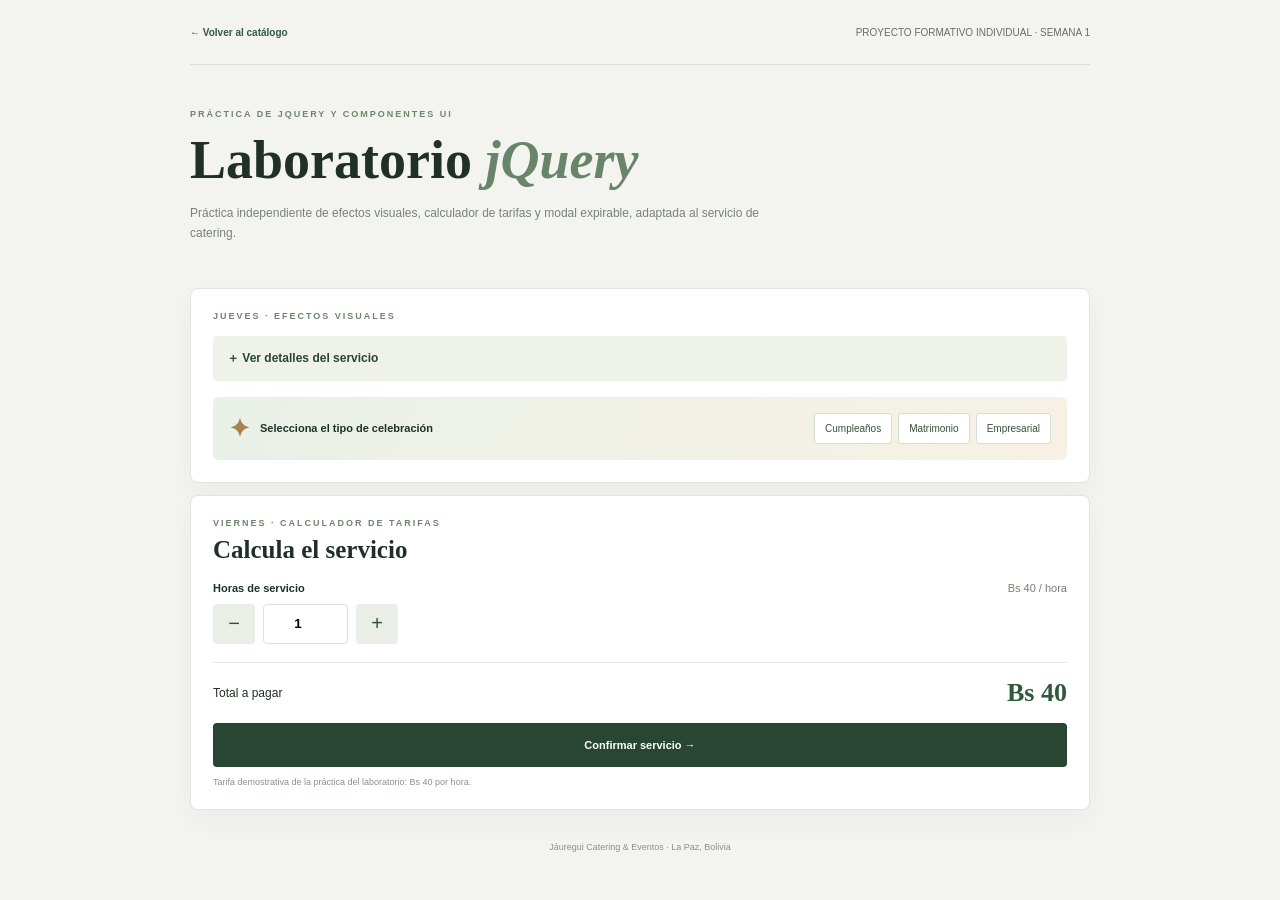
<file: Proyecto_formativo_Independiente/fase-ui-pwa/semana_1/Semana_1/lab-jquery/index.html>
<!DOCTYPE html>
<html lang="es">
<head>
  <meta charset="UTF-8">
  <meta name="viewport" content="width=device-width, initial-scale=1.0">
  <title>Laboratorio jQuery | Jáuregui Catering</title>
  <link rel="stylesheet" href="lab.css">
  <script src="https://code.jquery.com/jquery-3.7.1.min.js" defer></script>
  <script src="lab.js" defer></script>
</head>
<body>
  <main class="lab-shell">
    <header class="lab-header">
      <a href="../index.html">← Volver al catálogo</a>
      <span>PROYECTO FORMATIVO INDIVIDUAL · SEMANA 1</span>
    </header>
    <section class="lab-hero">
      <p class="eyebrow">PRÁCTICA DE JQUERY Y COMPONENTES UI</p>
      <h1>Laboratorio <em>jQuery</em></h1>
      <p>Práctica independiente de efectos visuales, calculador de tarifas y modal expirable, adaptada al servicio de catering.</p>
    </section>

    <section class="lab-card">
      <div class="section-kicker">JUEVES · EFECTOS VISUALES</div>
      <button class="accordion-btn" type="button" aria-expanded="false">＋ Ver detalles del servicio</button>
      <div class="accordion-panel">Incluye coordinación del menú, preparación gastronómica y organización del servicio para el evento. Los detalles se confirman según la solicitud del cliente.</div>
      <div class="theme-area" id="themeArea">
        <div class="theme-copy"><strong id="themeIcon">✦</strong><span id="themeName">Selecciona el tipo de celebración</span></div>
        <div class="theme-buttons">
          <button data-theme="cumple">Cumpleaños</button>
          <button data-theme="matri">Matrimonio</button>
          <button data-theme="empresa">Empresarial</button>
        </div>
      </div>
    </section>

    <section class="lab-card calculator-card">
      <div class="section-kicker">VIERNES · CALCULADOR DE TARIFAS</div>
      <h2>Calcula el servicio</h2>
      <label for="hours">Horas de servicio <span>Bs 40 / hora</span></label>
      <div class="hours-control">
        <button type="button" id="minusHour" aria-label="Restar una hora">−</button>
        <input id="hours" type="number" min="1" max="24" value="1">
        <button type="button" id="plusHour" aria-label="Sumar una hora">+</button>
      </div>
      <div class="total-line"><span>Total a pagar</span><strong id="total">Bs 40</strong></div>
      <button class="confirm-btn" id="openConfirm">Confirmar servicio →</button>
      <small>Tarifa demostrativa de la práctica del laboratorio: Bs 40 por hora.</small>
    </section>

    <footer>Jáuregui Catering & Eventos · La Paz, Bolivia</footer>
  </main>

  <div class="modal-bg" id="confirmModal" aria-hidden="true">
    <section class="confirm-box" role="dialog" aria-modal="true" aria-labelledby="modalTitle">
      <button class="close-modal" id="closeModal" aria-label="Cerrar">×</button>
      <span class="check">✓</span>
      <p class="eyebrow">CONFIRMACIÓN DE DEMOSTRACIÓN</p>
      <h2 id="modalTitle">¿Confirmar servicio?</h2>
      <p id="modalDetail">1 hora · Bs 40</p>
      <div class="timer"><strong id="timer">30</strong><span>SEGUNDOS PARA CONFIRMAR</span></div>
      <button class="confirm-btn" id="finish">Confirmar ahora</button>
    </section>
  </div>
  <div class="lab-toast" id="labToast" role="status"></div>
</body>
</html>
</file>
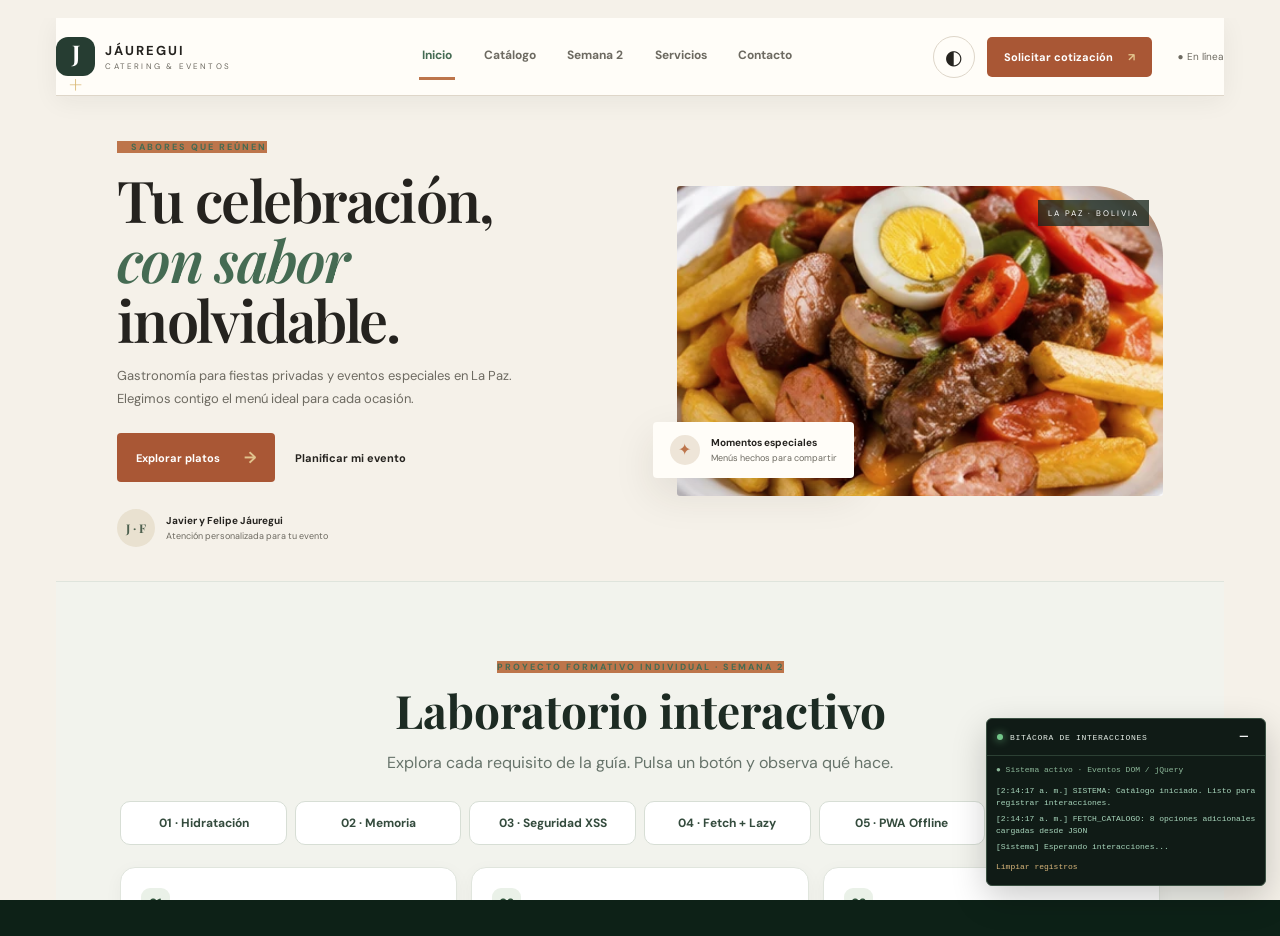
<file: Proyecto_formativo_Independiente/fase-ui-pwa/mobile.html>
<!DOCTYPE html>
<html lang="es">
<head>
<meta charset="UTF-8">
<meta name="viewport" content="width=device-width, initial-scale=1, viewport-fit=cover">
<meta name="theme-color" content="#10271c">
<meta name="description" content="Proyecto Formativo Individual Semana 2 - Jáuregui Catering">
<link rel="manifest" href="manifest.json">
<title>Proyecto Formativo Individual — Semana 2 | Móvil</title>
<link rel="stylesheet" href="styles.css">
  <script>
(() => {
  "use strict";
  const ua = navigator.userAgent || "";
  const isMobileDevice = Boolean(
    (navigator.userAgentData && navigator.userAgentData.mobile) ||
    /Android|iPhone|iPod|Mobile|IEMobile|Opera Mini/i.test(ua) ||
    window.matchMedia("(max-width: 767px)").matches
  );
  const currentFile = location.pathname.split("/").pop() || "index.html";
  const isMobilePage = currentFile.toLowerCase() === "mobile.html";
  const targetFile = isMobileDevice ? "mobile.html" : "index.html";

  if ((isMobileDevice && !isMobilePage) || (!isMobileDevice && isMobilePage)) {
    location.replace(new URL(targetFile + location.search + location.hash, location.href).href);
  }
})();
</script>
</head>
<body>
<div class="phone-app">
  <header class="m-header">
    <div class="m-brand"><span class="m-logo">J+</span><span><b>JÁUREGUI</b><small>CATERING & EVENTOS</small></span></div>
    <div class="m-header-actions"><span id="mNetwork" class="m-network">● En línea</span><button id="mTheme" aria-label="Cambiar tema">◐</button></div>
  </header>
  <main class="m-main">
    <section class="m-screen active" id="screen-home">
      <div class="m-greeting"><small>PROYECTO FORMATIVO INDIVIDUAL · SEMANA 2</small><h1>Sabores que<br><em>reúnen.</em></h1><p>Menús bolivianos para celebraciones y eventos especiales.</p></div>
      <div class="m-hero-food"><img src="[data-uri]" alt="Pique macho boliviano"><div><b>Jáuregui Catering</b><small>Atención personalizada · La Paz</small></div></div>
      <div class="m-stats"><div><b>8+</b><small>Platos</small></div><div><b>100%</b><small>Personalizable</small></div><div><b>24/7</b><small>Tu consulta</small></div></div>
      <div class="m-home-actions"><button data-go="screen-menu" class="m-primary">Ver catálogo <span>→</span></button><button data-go="screen-quote" class="m-outline">Cotizar evento</button></div>
      <div class="m-mini-note"><span>✦</span> Hecho para compartir en tus mejores momentos.</div>
    </section>

    <section class="m-screen" id="screen-menu">
      <div class="m-title"><small>MENÚ JÁUREGUI</small><h2>Nuestros platos</h2></div>
      <input id="mSearch" class="m-input" type="search" placeholder="Buscar plato…">
      <div class="m-filters"><button class="chosen" data-cat="todos">Todos</button><button data-cat="tradicional">Tradicional</button><button data-cat="criollo">Criollo</button></div>
      <div class="m-dishes" id="mDishes">
        <article class="m-dish" data-cat="tradicional" data-name="pique macho"><img src="[data-uri]" alt="Pique macho" loading="lazy"><div><b>Pique macho</b><small>Carne, salchicha, papa y locoto</small><strong>Desde Bs 48</strong></div><button data-add="Pique macho" aria-label="Añadir pique macho">+</button></article>
        <article class="m-dish" data-cat="tradicional" data-name="silpancho"><img src="[data-uri]" alt="Silpancho" loading="lazy"><div><b>Silpancho</b><small>Carne apanada, arroz, papa y huevo</small><strong>Desde Bs 42</strong></div><button data-add="Silpancho">+</button></article>
        <article class="m-dish" data-cat="criollo" data-name="sajta de pollo"><img src="[data-uri]" alt="Sajta de pollo" loading="lazy"><div><b>Sajta de pollo</b><small>Ají amarillo, tunta y papa</small><strong>Desde Bs 38</strong></div><button data-add="Sajta de pollo">+</button></article>
        <article class="m-dish" data-cat="criollo" data-name="fricasé paceño"><img src="[data-uri]" alt="Fricasé paceño" loading="lazy"><div><b>Fricasé paceño</b><small>Caldo de cerdo, mote y chuño</small><strong>Desde Bs 40</strong></div><button data-add="Fricasé paceño">+</button></article>
      </div>
      <div class="m-cartline"><span id="mCartCount">0 platos seleccionados</span><button data-go="screen-quote">Cotizar →</button></div>
    </section>

    <section class="m-screen" id="screen-week2">
      <div class="m-title"><small>LABORATORIO INTERACTIVO</small><h2>Semana 2</h2><p>Prueba cada requisito con un botón.</p></div>
      <div class="m-demo-grid">
        <article><b>01 · Hidratación</b><small id="mHydrationState">Interfaz estática</small><button id="mHydrate">Hidratar interfaz</button></article>
        <article><b>02 · Memory Leak</b><small id="mMemoryState">Recursos detenidos</small><button id="mMemory">Iniciar / limpiar</button></article>
        <article><b>03 · Seguridad XSS</b><input id="mXssInput" placeholder="Escribe texto de prueba"><button id="mXss">Probar salida segura</button><small id="mXssOutput">Salida segura aquí.</small></article>
        <article><b>04 · Fetch + Lazy</b><small id="mFetchState">15 canciones desde JSON</small><button id="mFetch">Cargar catálogo</button></article>
        <article><b>05 · PWA Offline</b><small id="mPwaState">Comprobando Service Worker</small><button id="mPwa">Comprobar PWA</button></article>
        <article><b>06 · Responsividad</b><small>44px táctiles · 100dvh · landscape</small><button id="mViewport">Ver tamaño</button></article>
      </div>
      <div class="m-queue"><b>07 · Lista dinámica</b><div class="m-queue-add"><input id="mSongInput" placeholder="Añadir canción"><button id="mSongAdd">+</button></div><div id="mSongList"><small>Aún no hay canciones seleccionadas.</small></div></div>
    </section>

    <section class="m-screen" id="screen-quote">
      <div class="m-title"><small>PLANIFICA TU EVENTO</small><h2>Solicita tu cotización</h2><p>Cuéntanos lo esencial y preparamos una propuesta.</p></div>
      <div class="m-quote-card"><label>Nombre<input id="mClient" placeholder="Tu nombre"></label><label>Invitados<input id="mGuests" type="number" min="1" value="30"></label><label>Tipo de evento<select id="mEvent"><option>Cumpleaños</option><option>Boda</option><option>Evento familiar</option><option>Evento empresarial</option><option>Otro</option></select></label><label>¿Qué necesitas?<textarea id="mDetails" rows="2" placeholder="Cuéntanos qué menú tienes en mente…"></textarea></label><button id="mSend" class="m-primary">Guardar solicitud</button><small id="mQuoteStatus">La solicitud se guarda en este dispositivo.</small></div>
    </section>
  </main>
  <nav class="m-bottom">
    <button class="active" data-tab="screen-home"><span>⌂</span><small>Inicio</small></button>
    <button data-tab="screen-menu"><span>▦</span><small>Menú</small></button>
    <button data-tab="screen-week2"><span>✦</span><small>Semana 2</small></button>
    <button data-tab="screen-quote"><span>＋</span><small>Cotizar</small></button>
  </nav>
  <div id="mToast" class="m-toast" role="status"></div>
</div>
<script>
(() => {
const $=id=>document.getElementById(id), toast=msg=>{const t=$("mToast");t.textContent=msg;t.classList.add("show");clearTimeout(toast.timer);toast.timer=setTimeout(()=>t.classList.remove("show"),1900)};
let cart=0, category="todos", memoryTimer=null, memoryListener=null, hydrated=false, songs=[];
function showScreen(id){document.querySelectorAll(".m-screen").forEach(s=>s.classList.toggle("active",s.id===id));document.querySelectorAll(".m-bottom button").forEach(b=>b.classList.toggle("active",b.dataset.tab===id));}
document.querySelectorAll("[data-go],[data-tab]").forEach(b=>b.addEventListener("click",()=>showScreen(b.dataset.go||b.dataset.tab)));
$("mTheme").addEventListener("click",()=>document.body.classList.toggle("dark"));
function network(){ $("mNetwork").textContent=navigator.onLine?"● En línea":"● Offline"; }
addEventListener("online",network);addEventListener("offline",network);network();
$("mDishes").addEventListener("click",e=>{const b=e.target.closest("[data-add]");if(!b)return;cart++;$("mCartCount").textContent=`${cart} ${cart===1?"plato seleccionado":"platos seleccionados"}`;toast(`${b.dataset.add} agregado`)});
$("mSearch").addEventListener("input",()=>filterDishes());
document.querySelectorAll("[data-cat]").forEach(b=>b.addEventListener("click",()=>{category=b.dataset.cat;document.querySelectorAll("[data-cat]").forEach(x=>x.classList.toggle("chosen",x===b));filterDishes()}));
function filterDishes(){const q=$("mSearch").value.toLocaleLowerCase("es");document.querySelectorAll(".m-dish").forEach(d=>d.hidden=!(category==="todos"||d.dataset.cat===category)||!d.dataset.name.includes(q))}
$("mHydrate").addEventListener("click",()=>{if(hydrated){toast("La interfaz ya está hidratada");return}hydrated=true;$("mHydrationState").textContent="✓ Eventos conectados al DOM";$("mHydrate").textContent="Hidratada ✓";toast("Hidratación completada")});
$("mMemory").addEventListener("click",()=>{if(memoryTimer){clearInterval(memoryTimer);document.removeEventListener("m-pulse",memoryListener);memoryTimer=null;memoryListener=null;$("mMemoryState").textContent="Recursos limpiados ✓";toast("Listener e intervalo liberados")}else{memoryListener=()=>{};document.addEventListener("m-pulse",memoryListener);memoryTimer=setInterval(()=>document.dispatchEvent(new Event("m-pulse")),1000);$("mMemoryState").textContent="1 listener · intervalo activo";toast("Demo iniciada")}});
$("mXss").addEventListener("click",()=>{$("mXssOutput").textContent=$("mXssInput").value||"No ingresaste texto";toast("Salida insertada como texto seguro")});
$("mFetch").addEventListener("click",async()=>{try{const r=await fetch("./data/canciones.json");if(!r.ok)throw Error(r.status);songs=await r.json();$("mFetchState").textContent=`✓ ${songs.length} canciones cargadas`;toast("Fetch completado")}catch(e){$("mFetchState").textContent="No se pudo cargar. Usa HTTPS o Live Server.";toast("Error al cargar JSON")}});
$("mPwa").addEventListener("click",async()=>{const reg=await navigator.serviceWorker?.getRegistration();$("mPwaState").textContent=reg?"✓ Service Worker activo": "SW requiere HTTPS o localhost";toast(reg?"PWA lista":"Revisa Live Server")});
$("mViewport").addEventListener("click",()=>toast(`${innerWidth} × ${innerHeight} px`));
$("mSongAdd").addEventListener("click",()=>{const val=$("mSongInput").value.trim();if(!val)return;const row=document.createElement("div");row.textContent=val;row.style.padding="4px 0";$("mSongList").append(row);$("mSongInput").value=""});
$("mSend").addEventListener("click",()=>{const name=$("mClient").value.trim();if(!name){toast("Escribe tu nombre");$("mClient").focus();return}const requests=JSON.parse(localStorage.getItem("jauregui-mobile-requests")||"[]");requests.push({name,guests:Number($("mGuests").value)||1,event:$("mEvent").value,details:$("mDetails").value,created:new Date().toISOString(),status:navigator.onLine?"guardado-local":"pendiente-offline"});localStorage.setItem("jauregui-mobile-requests",JSON.stringify(requests));$("mQuoteStatus").textContent="✓ Solicitud guardada en este dispositivo";toast("Solicitud guardada")});
if("serviceWorker"in navigator)addEventListener("load",()=>navigator.serviceWorker.register("./sw.js").catch(()=>{}));
})();
</script>
<script>
if ("serviceWorker" in navigator) addEventListener("load",()=>navigator.serviceWorker.register("./sw.js").catch(console.error));
</script>
</body></html>
</file>
<file: Proyecto_formativo_Independiente/fase-ui-pwa/semana_1/Semana_1/styles.css>
*{box-sizing:border-box} :root{--ink:#1d2b24;--muted:#78827b;--paper:#f7f7f2;--card:#fff;--line:#e8e9e1;--green:#253b30;--green2:#3f654d;--gold:#c49a55;--soft:#eef1e9;--shadow:0 18px 55px rgba(28,42,33,.09)}html{scroll-behavior:smooth}body{margin:0;background:var(--paper);color:var(--ink);font-family:"DM Sans",sans-serif;min-height:100dvh}body.dark-mode{--ink:#f1f3ed;--muted:#a8b2a8;--paper:#141c18;--card:#202b24;--line:#354239;--green:#dce9dc;--green2:#a8c4aa;--soft:#29372e;--shadow:0 18px 55px rgba(0,0,0,.22)}button,input,select,textarea{font:inherit}button,a{-webkit-tap-highlight-color:transparent}button{cursor:pointer}a{color:inherit;text-decoration:none}.site-shell{width:min(1440px,100% - 64px);margin:auto}.topbar{height:82px;display:flex;align-items:center;justify-content:space-between;border-bottom:1px solid var(--line);gap:24px}.brand{display:flex;align-items:center;gap:10px;min-width:225px}.brand-mark{width:39px;height:39px;border-radius:12px;background:var(--green);color:#fff;display:grid;place-items:center;font-family:"Playfair Display";font-size:23px;font-weight:700}.brand-mark span{color:#d8b56e}.brand-copy{display:grid;gap:2px;letter-spacing:2px}.brand-copy strong{font-size:13px}.brand-copy small{font-size:8px;color:var(--muted);letter-spacing:2.2px}.main-nav{display:flex;align-items:center;gap:32px}.nav-link{font-size:12px;color:var(--muted);padding:10px 0;position:relative}.nav-link.active,.nav-link:hover{color:var(--ink)}.nav-link.active:after{content:"";position:absolute;bottom:0;left:0;right:0;height:2px;background:var(--gold)}.top-actions{display:flex;align-items:center;gap:12px}.icon-btn{width:42px;height:42px;border:1px solid var(--line);background:var(--card);border-radius:50%;color:var(--ink);font-size:20px}.quote-top{background:var(--green);color:#fff;border:0;border-radius:5px;padding:13px 17px;font-size:11px;font-weight:700}.quote-top span{margin-left:12px;color:#e4c58d}.menu-toggle{display:none}.hero{display:grid;grid-template-columns:1fr 1fr;gap:7%;align-items:center;padding:38px 5.2% 34px;min-height:390px}.eyebrow{font-size:9px;font-weight:700;letter-spacing:2px;color:var(--green2);display:inline-flex;align-items:center;gap:8px}.eyebrow i{width:6px;height:6px;background:var(--gold);border-radius:50%}.hero h1{font-family:"Playfair Display",serif;font-size:clamp(40px,4.5vw,66px);line-height:1.04;letter-spacing:-1.7px;margin:15px 0 14px;font-weight:600}.hero h1 em{color:var(--green2);font-weight:600}.hero-copy>p{font-size:13px;line-height:1.8;color:var(--muted);max-width:445px;margin:0}.hero-actions{display:flex;align-items:center;gap:20px;margin-top:23px}.btn-primary{border:0;background:var(--green);color:#fff;padding:14px 19px;border-radius:4px;font-size:11px;font-weight:700;display:inline-flex;align-items:center;justify-content:center;gap:24px;min-height:46px}.btn-primary span{color:#e1c38e;font-size:16px}.btn-quiet{border:0;background:transparent;color:var(--ink);font-size:11px;font-weight:700;padding:12px 0}.hero-proof{display:flex;align-items:center;gap:11px;margin-top:27px}.proof-avatars{width:38px;height:38px;border-radius:50%;background:#e9e1d0;color:#4d604e;display:grid;place-items:center;font-family:"Playfair Display";font-weight:700;font-size:12px}.hero-proof strong,.hero-proof small{display:block}.hero-proof strong{font-size:10px}.hero-proof small{font-size:9px;color:var(--muted);margin-top:3px}.hero-visual{height:310px;position:relative}.hero-visual>img{width:100%;height:100%;object-fit:cover;border-radius:3px 70px 3px 3px;filter:saturate(.83)}.hero-note{position:absolute;bottom:18px;left:-24px;background:var(--card);box-shadow:var(--shadow);padding:13px 17px;display:flex;gap:11px;align-items:center;border-radius:4px}.note-icon{width:30px;height:30px;background:var(--soft);border-radius:50%;display:grid;place-items:center;color:var(--gold)}.hero-note strong,.hero-note small{display:block}.hero-note strong{font-size:10px}.hero-note small{font-size:9px;color:var(--muted);margin-top:3px}.hero-stamp{position:absolute;right:14px;top:14px;background:rgba(25,40,31,.78);color:#fff;font-size:8px;letter-spacing:2px;padding:8px 10px}.catalog-section{padding:15px 2.2% 24px}.section-heading{display:flex;align-items:end;justify-content:space-between;gap:20px}.section-heading h2,.service-intro h2{font-family:"Playfair Display";font-size:27px;margin:5px 0 0;letter-spacing:-.4px}.catalog-tools{display:flex;align-items:center;gap:10px}.search-box{height:39px;width:210px;border:1px solid var(--line);background:var(--card);display:flex;align-items:center;gap:8px;padding:0 11px;border-radius:4px;color:var(--muted)}.search-box span{font-size:22px}.search-box input{width:100%;border:0;outline:0;background:transparent;color:var(--ink);font-size:10px}.filter-fav{height:39px;border:1px solid var(--line);background:var(--card);color:var(--ink);padding:0 13px;border-radius:4px;font-size:10px}.filter-fav.active{background:var(--soft);border-color:var(--green2)}.catalog-bar{display:flex;justify-content:space-between;align-items:center;margin:16px 0 12px}.filter-list{display:flex;gap:7px;flex-wrap:wrap}.filter-chip{border:1px solid var(--line);background:transparent;color:var(--muted);padding:8px 13px;border-radius:30px;font-size:9px;min-height:34px}.filter-chip.selected{background:var(--green);border-color:var(--green);color:#fff}.result-count{font-size:9px;color:var(--muted)}.dish-grid{display:grid;grid-template-columns:repeat(4,minmax(0,1fr));gap:13px}.dish-card{background:var(--card);border:1px solid var(--line);border-radius:5px;overflow:hidden;min-width:0;transition:transform .2s,box-shadow .2s}.dish-card:hover{transform:translateY(-3px);box-shadow:var(--shadow)}.dish-image{height:112px;position:relative;background:var(--soft);overflow:hidden}.dish-image img{width:100%;height:100%;object-fit:cover;transition:transform .35s}.dish-card:hover .dish-image img{transform:scale(1.04)}.dish-tag{position:absolute;top:9px;left:9px;background:#fff;color:#3d5543;padding:5px 8px;border-radius:2px;font-size:8px;font-weight:700}.heart-btn{position:absolute;top:7px;right:8px;width:30px;height:30px;border:0;border-radius:50%;background:rgba(255,255,255,.94);color:#354b3b;font-size:18px;line-height:1}.heart-btn.is-favorite{background:#9e4e45;color:white}.dish-info{padding:10px 11px 11px}.dish-info h3{font-family:"Playfair Display";font-size:14px;margin:0 0 3px}.dish-info p{font-size:9px;color:var(--muted);margin:0;white-space:nowrap;overflow:hidden;text-overflow:ellipsis}.dish-bottom{display:flex;align-items:center;justify-content:space-between;gap:6px;margin-top:11px}.dish-bottom strong{font-size:10px}.add-dish{border:0;background:var(--soft);color:var(--green2);font-size:9px;font-weight:700;padding:8px 9px;border-radius:3px;min-height:34px}.custom-card{background:var(--soft);border-style:dashed}.custom-art{height:112px;display:grid;place-items:center;font-size:42px;color:var(--gold);background:linear-gradient(135deg,var(--soft),var(--card))}.catalog-footnote{font-size:9px;color:var(--muted);margin:10px 0 0}.lower-strip{margin:2px 2.2% 20px;background:var(--soft);padding:18px 22px;display:flex;align-items:center;justify-content:space-between;gap:18px;border-radius:4px}.service-intro h2{font-size:20px}.service-intro p{font-size:9px;color:var(--muted);margin:4px 0 0}.service-points{display:flex;flex-wrap:wrap;gap:8px 15px;max-width:420px}.service-points span{font-size:9px;color:var(--muted)}.compact{white-space:nowrap;min-height:40px;padding:10px 14px}footer{border-top:1px solid var(--line);min-height:48px;display:flex;align-items:center;justify-content:space-between;color:var(--muted);font-size:9px;padding:0 2.2% 55px}footer button{border:0;background:none;color:var(--green2);font-size:9px;font-weight:700}.floating-cart{position:fixed;z-index:20;bottom:15px;left:50%;transform:translateX(-50%);background:var(--green);color:#fff;border-radius:6px;padding:9px 12px;display:flex;align-items:center;gap:10px;box-shadow:0 8px 30px #17251d44;min-width:260px;justify-content:space-between;opacity:0;pointer-events:none;transition:.2s}.floating-cart.visible{opacity:1;pointer-events:auto}.cart-symbol{font-size:19px;color:#e0c28d}.floating-cart strong,.floating-cart small{display:block}.floating-cart strong{font-size:10px}.floating-cart small{font-size:8px;color:#c1cec2}.floating-cart button{border:0;background:#e0c28d;color:#26392e;border-radius:3px;padding:9px 11px;font-size:9px;font-weight:700;min-height:36px}.modal-backdrop{position:fixed;inset:0;background:rgba(12,21,16,.62);z-index:50;display:none;align-items:center;justify-content:center;padding:18px;backdrop-filter:blur(4px)}.modal-backdrop.open{display:flex;animation:fadeIn .18s}.modal-card{width:min(560px,100%);max-height:min(92dvh,760px);overflow:auto;background:var(--card);color:var(--ink);padding:30px;border-radius:7px;position:relative;box-shadow:var(--shadow)}.modal-close{position:absolute;right:17px;top:12px;border:0;background:var(--soft);color:var(--ink);border-radius:50%;width:36px;height:36px;font-size:23px}.modal-card h2{font-family:"Playfair Display";font-size:29px;margin:8px 0}.modal-lead{font-size:11px;color:var(--muted);margin:0 0 18px}.form-grid{display:grid;grid-template-columns:1fr 1fr;gap:12px}.modal-card label{display:grid;gap:6px;font-size:10px;font-weight:700;margin-bottom:12px}.modal-card input,.modal-card select,.modal-card textarea{width:100%;border:1px solid var(--line);background:var(--paper);color:var(--ink);padding:11px;border-radius:3px;outline:none;font-size:11px;min-height:42px}.modal-card textarea{resize:vertical}.modal-card input:focus,.modal-card select:focus,.modal-card textarea:focus{border-color:var(--green2);box-shadow:0 0 0 2px #6e99751c}.form-note,.calculator small{font-size:9px;line-height:1.5;color:var(--muted)}.full{width:100%;margin-top:8px}.feedback{font-size:10px;margin-top:10px;min-height:16px}.feedback.success{color:#438653}.feedback.error{color:#bd5149}.cart-items{max-height:210px;overflow:auto;margin:18px 0}.cart-row{display:flex;justify-content:space-between;align-items:center;border-bottom:1px solid var(--line);padding:10px 0;gap:12px;font-size:11px}.cart-row strong{font-size:11px}.cart-row button{border:0;background:transparent;color:#b45a4e;font-size:17px}.empty-cart{font-size:11px;color:var(--muted)}.calculator{background:var(--soft);padding:15px;border-radius:4px}.calculator label{display:inline-block;margin:0 10px 0 0}.calculator input{width:75px;min-height:34px;padding:7px}.calc-total{display:flex;justify-content:space-between;align-items:center;margin:15px 0 5px;font-size:11px}.calc-total strong{font-family:"Playfair Display";font-size:23px}.confirm-modal{text-align:center;width:min(400px,100%)}.confirm-symbol{width:48px;height:48px;border-radius:50%;display:grid;place-items:center;background:var(--soft);color:var(--green2);font-size:24px;margin:auto}.confirm-modal>p{font-size:11px;color:var(--muted)}.countdown{display:block;font-family:"Playfair Display";font-size:48px;color:var(--green2);line-height:1}.countdown-label{font-size:8px;letter-spacing:2px;color:var(--muted)}.confirm-summary{background:var(--soft);padding:10px;border-radius:4px}.confirm-actions{display:flex;justify-content:center;gap:20px;margin-top:18px}.audit-panel{position:fixed;right:14px;bottom:14px;z-index:30;width:280px;background:#101b16;color:#e5eee7;border:1px solid #3a5042;border-radius:6px;box-shadow:0 12px 35px #0003;font-family:monospace}.audit-head{height:37px;padding:0 10px;display:flex;align-items:center;justify-content:space-between;border-bottom:1px solid #2c4034;font-size:8px;letter-spacing:.7px}.audit-head span{display:flex;align-items:center;gap:7px}.audit-head i{width:6px;height:6px;background:#73c78a;border-radius:50%;box-shadow:0 0 8px #73c78a}.audit-head button{border:0;background:none;color:#fff;font-size:17px}.audit-body{padding:9px}.audit-status{font-size:8px;color:#8db89a;margin-bottom:7px}.audit-body #auditLog{max-height:105px;overflow:auto}.audit-entry{font-size:8px;line-height:1.5;color:#a9d7bd;margin:4px 0;overflow-wrap:anywhere}.clear-audit{background:none;border:0;color:#d9b77b;font-size:8px;padding:5px 0}.audit-panel.collapsed .audit-body{display:none}.toast{position:fixed;left:50%;bottom:80px;transform:translate(-50%,15px);opacity:0;pointer-events:none;background:var(--green);color:#fff;padding:11px 16px;border-radius:4px;font-size:10px;z-index:80;transition:.2s}.toast.show{opacity:1;transform:translate(-50%,0)}.hidden-card{display:none!important}@keyframes fadeIn{from{opacity:0}to{opacity:1}}@media(max-width:900px){.site-shell{width:min(100% - 36px,760px)}.hero{padding-inline:2%;gap:5%;min-height:350px}.hero-visual{height:270px}.dish-grid{grid-template-columns:repeat(4,minmax(0,1fr));gap:8px}.dish-image{height:90px}.dish-info{padding:8px}.dish-info h3{font-size:12px}.dish-info p{font-size:8px}.dish-bottom strong{font-size:9px}.add-dish{font-size:8px;padding:7px}.lower-strip{margin-inline:0}.service-points{max-width:300px}}@media(max-width:650px){.site-shell{width:100%;padding:0 16px}.topbar{height:66px;gap:10px}.brand{min-width:0}.brand-mark{width:35px;height:35px}.brand-copy strong{font-size:11px}.brand-copy small{font-size:7px}.menu-toggle{display:block;margin-left:auto;width:42px;height:42px;border:1px solid var(--line);background:var(--card);color:var(--ink);border-radius:4px;font-size:19px}.main-nav{display:none;position:absolute;z-index:40;top:61px;left:16px;right:16px;background:var(--card);border:1px solid var(--line);padding:10px;box-shadow:var(--shadow);flex-direction:column;align-items:stretch;gap:0}.main-nav.show{display:flex}.nav-link{padding:13px}.nav-link.active:after{display:none}.top-actions{gap:6px}.icon-btn{width:38px;height:38px}.quote-top{display:none}.hero{grid-template-columns:1fr;gap:18px;padding:25px 0 20px;min-height:0}.hero h1{font-size:43px;margin:10px 0}.hero-copy>p{font-size:11px;line-height:1.6;max-width:100%}.hero-actions{margin-top:15px;gap:14px}.btn-primary{min-height:44px;padding:11px 13px;font-size:10px;gap:12px}.btn-quiet{font-size:10px}.hero-proof{margin-top:14px}.hero-visual{height:180px;margin:0 0 0 13px}.hero-visual>img{border-radius:3px 45px 3px 3px}.hero-note{left:-13px;bottom:10px;padding:9px 11px}.hero-stamp{font-size:7px}.catalog-section{padding:12px 0 18px}.section-heading{display:block}.section-heading h2{font-size:24px}.catalog-tools{margin-top:12px}.search-box{flex:1;width:auto;height:40px}.filter-fav{height:40px}.catalog-bar{margin:12px 0 10px}.filter-list{gap:5px}.filter-chip{padding:7px 10px;font-size:8px;min-height:34px}.result-count{display:none}.dish-grid{grid-template-columns:repeat(2,minmax(0,1fr));gap:9px}.dish-image{height:105px}.dish-info{padding:9px}.dish-info h3{font-size:13px}.dish-info p{font-size:8px}.dish-bottom{margin-top:9px}.dish-bottom strong{font-size:9px}.add-dish{min-height:36px;padding:7px 8px}.catalog-footnote{font-size:8px;line-height:1.4}.lower-strip{margin:0 0 18px;padding:13px;display:grid;grid-template-columns:1fr auto;gap:9px}.service-intro h2{font-size:17px}.service-intro p{font-size:8px}.service-points{grid-column:1/-1;max-width:none;gap:7px 12px}.service-points span{font-size:8px}.compact{grid-column:2;grid-row:1;min-height:38px;font-size:9px;padding:8px}.site-shell footer{padding:12px 0 75px;min-height:50px;gap:8px;flex-wrap:wrap;font-size:8px}.site-shell footer span:nth-child(2){display:none}.floating-cart{bottom:9px;min-width:250px}.audit-panel{right:8px;bottom:68px;width:min(250px,calc(100vw - 16px));opacity:.96}.audit-body #auditLog{max-height:70px}.modal-card{padding:23px 18px;max-height:88dvh}.modal-card h2{font-size:25px}.form-grid{gap:8px}.modal-card label{font-size:9px}.modal-card input,.modal-card select,.modal-card textarea{font-size:10px;padding:9px;min-height:40px}.form-note{font-size:8px}}@media(max-width:370px){.site-shell{padding-inline:12px}.hero h1{font-size:38px}.hero-actions{gap:8px}.btn-quiet{font-size:9px}.dish-image{height:88px}.dish-info h3{font-size:12px}.dish-bottom{align-items:flex-start;flex-direction:column}.add-dish{width:100%}.filter-chip{padding-inline:8px}.audit-panel{width:220px}}@media(orientation:landscape) and (max-height:520px){.site-shell{width:calc(100% - 28px)}.topbar{height:54px}.hero{min-height:0;padding:12px 3%;grid-template-columns:1fr 1fr;gap:4%}.hero h1{font-size:34px;margin:7px 0}.hero-copy>p{font-size:10px;line-height:1.4}.hero-proof{margin-top:10px}.hero-visual{height:175px}.hero-actions{margin-top:10px}.catalog-section{padding-top:5px}.section-heading h2{font-size:21px}.dish-grid{grid-template-columns:repeat(4,minmax(0,1fr))}.dish-image{height:68px}.dish-info{padding:6px}.dish-info h3{font-size:11px}.dish-bottom{margin-top:5px}.lower-strip{padding:9px 14px;margin-bottom:8px}.service-intro h2{font-size:16px}footer{min-height:32px;padding-bottom:45px}.audit-panel{width:225px;right:7px;bottom:7px}.audit-body #auditLog{max-height:45px}}@media(prefers-reduced-motion:reduce){*,*::before,*::after{scroll-behavior:auto!important;transition:none!important;animation:none!important}}
/* Vista móvil dedicada: misma funcionalidad, composición compacta para teléfono. */
.mobile-app .site-shell{width:100%;max-width:520px;padding:0 14px}.mobile-app .topbar{height:60px}.mobile-app .hero{grid-template-columns:1fr;gap:13px;padding:18px 0}.mobile-app .hero h1{font-size:39px}.mobile-app .hero-visual{height:155px;margin-left:10px}.mobile-app .catalog-section{padding:8px 0 14px}.mobile-app .dish-grid{grid-template-columns:repeat(2,minmax(0,1fr))}.mobile-app .dish-image{height:94px}.mobile-app .lower-strip{display:grid;grid-template-columns:1fr auto;margin:0 0 15px;padding:12px}.mobile-app .service-points{grid-column:1/-1}.mobile-app footer{padding-bottom:78px}

.service-points span{cursor:pointer;padding:5px 7px;border-radius:3px;transition:background .2s,color .2s}.service-points span.service-selected{background:var(--green);color:#fff}.lower-strip.theme-wedding{background:linear-gradient(110deg,#f0e7d8,var(--soft))}.lower-strip.theme-business{background:linear-gradient(110deg,#dce7e5,var(--soft))}.lower-strip.theme-birthday{background:linear-gradient(110deg,#efe1d8,var(--soft))}body.dark-mode .lower-strip.theme-wedding,body.dark-mode .lower-strip.theme-business,body.dark-mode .lower-strip.theme-birthday{background:var(--soft)}button:focus-visible,a:focus-visible,input:focus-visible,select:focus-visible,textarea:focus-visible{outline:3px solid #c49a55;outline-offset:2px}

/* Bitácora Día 1: menú destacado con delegación de eventos */
.live-practice{display:grid;grid-template-columns:auto 1fr minmax(160px,220px);align-items:center;gap:12px;padding:10px 12px;margin:0 0 12px;background:var(--soft);border:1px solid var(--line);border-radius:4px}
.live-title{display:grid;gap:3px;white-space:nowrap}.live-title strong{font-size:9px;letter-spacing:1px}.live-title small{font-size:8px;color:var(--muted)}.live-dot{width:7px;height:7px;background:#d65b4d;border-radius:50%;box-shadow:0 0 0 4px #d65b4d22}
.live-offers{display:flex;align-items:center;gap:6px;flex-wrap:wrap}.live-offer,.live-like{border:1px solid var(--line);background:var(--card);color:var(--ink);border-radius:3px;padding:8px 9px;min-height:36px;font-size:8px;font-weight:700}.live-like{background:#f5e6e8;color:#a94356;border-color:#efd3d8}.live-chat-label{display:none}.live-chat{width:100%;height:36px;border:1px solid var(--line);border-radius:3px;background:var(--card);color:var(--ink);padding:7px 9px;font-size:9px;min-width:0;outline:none}
.hours-label{display:flex!important;align-items:center;justify-content:space-between;gap:12px}.hours-label input{width:76px}
@media(max-width:900px){.live-practice{grid-template-columns:1fr 1.6fr}.live-chat{grid-column:1/-1}.live-title{grid-column:1/-1;display:flex;align-items:center;gap:7px}.live-title small{margin-left:auto}}
@media(max-width:650px){.live-practice{grid-template-columns:1fr;gap:7px;padding:9px}.live-title{grid-column:auto}.live-offers{gap:5px}.live-offer,.live-like{flex:1 1 auto;padding:7px 6px;font-size:8px}.live-chat{grid-column:auto}.live-chat-label{display:block;font-size:8px;color:var(--muted)}}
</file>
<file: Proyecto_formativo_Independiente/fase-ui-pwa/semana_2/Semana_2/styles.css>
*{box-sizing:border-box}html{scroll-behavior:smooth;scroll-padding-top:80px}body{margin:0;background:#f4f6f1;color:#1c3023;font:14px/1.5 "Segoe UI",Arial,sans-serif}.app{max-width:1180px;margin:auto;background:#fff;min-height:100dvh}.topbar{height:70px;display:flex;align-items:center;gap:28px;padding:0 5%;background:#142d20;color:white;position:sticky;top:0;z-index:10}.brand{display:flex;align-items:center;gap:9px;color:white;text-decoration:none}.brandmark{display:grid;place-items:center;width:36px;height:36px;border:1px solid #cba76b;border-radius:50%;font:italic 24px Georgia}.brand b,.brand small{display:block}.brand b{font-size:12px;letter-spacing:1.5px}.brand small{font-size:8px;letter-spacing:1.3px;color:#b9c9bb}.topbar nav{display:flex;gap:22px;margin-left:auto}.topbar nav a{font-size:11px;color:#d8e3d9;text-decoration:none}.topbar nav a:hover{color:#e3c58c}.net{font-size:10px;color:#9de4b5;white-space:nowrap}.theme{height:38px;width:38px;border:1px solid #47634e;border-radius:10px;background:#1e3d2b;color:white;font-size:18px}.hero{padding:55px 7%;display:grid;grid-template-columns:1.1fr .9fr;gap:45px;align-items:center;background:#f7f8f4}.eyebrow{font-size:9px;letter-spacing:1.8px;font-weight:800;color:#a0834d}.hero h1{font:600 clamp(38px,5vw,58px)/1.05 Georgia,serif;margin:13px 0}.hero h1 em{color:#53835e}.hero p{color:#738075;max-width:430px}.primary,.secondary{display:inline-flex;align-items:center;justify-content:center;min-height:44px;padding:10px 16px;border:0;border-radius:8px;font-weight:700;text-decoration:none;cursor:pointer}.primary{background:#216d3e;color:white}.secondary{background:#eaf1e9;color:#285438;border:1px solid #d6e2d5}.hero-card{height:225px;border-radius:20px;background:linear-gradient(135deg,#1a4b30,#68a36b);color:white;display:flex;flex-direction:column;justify-content:end;padding:25px;box-shadow:0 15px 35px #193e2520}.hero-card span{font-size:10px;letter-spacing:3px;color:#e2d1a8}.hero-card b{font:28px Georgia;margin:8px 0}.hero-card small{color:#e0ebdf}.section{padding:42px 7%;border-top:1px solid #edf0e9}.heading{display:flex;justify-content:space-between;align-items:end;gap:16px;margin-bottom:20px}.heading h2{font:27px Georgia;margin:4px 0 0}.hint{font-size:10px;color:#7b897e}.heading input,.music-tools input{height:42px;min-width:200px;border:1px solid #dce5da;border-radius:8px;padding:0 12px;font:12px Arial}.cards{display:grid;grid-template-columns:repeat(3,1fr);gap:14px}.food-card{display:grid;grid-template-columns:58px 1fr auto;gap:12px;align-items:center;padding:14px;border:1px solid #e4eae2;border-radius:12px;min-width:0}.food-pic{width:58px;height:58px;display:grid;place-items:center;border-radius:10px;background:#edf4eb;font-size:26px}.food-card div{min-width:0}.food-card b,.food-card small{display:block}.food-card b{font-size:12px}.food-card small{font-size:10px;color:#78857b;white-space:nowrap;overflow:hidden;text-overflow:ellipsis}.food-card strong{font-size:10px;color:#347448;white-space:nowrap}.booking{background:#f8faf6}.booking-grid{display:grid;grid-template-columns:1fr 1fr;gap:18px}.booking form{display:grid;grid-template-columns:1fr 1fr;gap:12px;background:white;padding:18px;border:1px solid #e4eae2;border-radius:12px}.booking label{display:grid;gap:5px;font-size:10px;font-weight:700;color:#536458}.booking input,.booking select{height:40px;border:1px solid #dce5da;border-radius:7px;padding:0 10px;font:12px Arial;min-width:0}.booking input:focus,.booking select:focus,.music-tools input:focus{outline:2px solid #d9e9d9;border-color:#52845d}.total{grid-column:1/-1;display:flex;justify-content:space-between;align-items:center;padding:9px 0;border-top:1px solid #edf0e9;font-size:11px}.total strong{font:22px Georgia;color:#287246}.booking form button{grid-column:1/-1}.reservation-panel{background:white;border:1px solid #e4eae2;border-radius:12px;padding:18px;min-width:0}.reservation-panel>b,.reservation-panel>small{display:block}.reservation-panel>small{font-size:10px;color:#78857b;margin:3px 0}.reservation-panel ul{padding-left:18px;margin-bottom:0;font-size:11px}.reservation-panel li{padding:6px 0;overflow-wrap:anywhere}.music-tools{display:flex;gap:8px;margin-bottom:14px}.music-tools input:first-child{flex:1}.music-tools input:nth-child(2){flex:1}.music-layout{display:grid;grid-template-columns:1fr 1fr;gap:16px}.music-layout>div>b{font-size:11px}.song-list{border:1px solid #e4eae2;border-radius:10px;padding:8px;margin-top:7px;min-height:90px;max-height:300px;overflow:auto;background:#fbfcfa}.song-row{display:flex;align-items:center;gap:10px;padding:7px;border-bottom:1px solid #edf0e9;min-width:0}.song-row:last-child{border:0}.song-row img{width:48px;height:48px;object-fit:cover;border-radius:7px;flex:none}.song-info{flex:1;min-width:0}.song-info b,.song-info small{display:block;white-space:nowrap;overflow:hidden;text-overflow:ellipsis}.song-info b{font-size:11px}.song-info small{font-size:9px;color:#78857b}.song-row button{min-width:44px;min-height:44px;border:0;border-radius:8px;background:#edf4eb;color:#285438;font-size:16px}.tests{background:#f7f8f4}.test-grid{display:grid;grid-template-columns:repeat(4,1fr);gap:10px}.test-grid article{padding:14px;background:white;border:1px solid #e4eae2;border-radius:10px;min-width:0}.test-grid article>b{font-size:12px}.test-grid p{font-size:10px;color:#77847a;min-height:38px;overflow-wrap:anywhere}.test-grid input{width:100%;height:38px;border:1px solid #dce5da;border-radius:7px;padding:0 8px;margin-bottom:7px;min-width:0}.test-grid button{width:100%;font-size:10px}.test-grid article p:last-child{overflow-wrap:anywhere}footer{padding:20px 7%;font-size:10px;color:#78857b;border-top:1px solid #edf0e9}.modal{display:none;position:fixed;inset:0;background:#07150dcc;z-index:30;align-items:center;justify-content:center;padding:18px}.modal.open{display:flex}.modal-box{position:relative;width:min(430px,100%);background:white;padding:26px;border-radius:16px;box-shadow:0 20px 70px #0004}.modal-box h2{font:26px Georgia;margin:8px 0}.modal-box p{font-size:12px;color:#68776c}.modal-box>strong{display:block;font:32px Georgia;color:#286f40;text-align:center;margin:20px}.close{position:absolute;right:12px;top:10px;border:0;background:transparent;font-size:25px}.modal-actions{display:flex;justify-content:end;gap:8px}.toast{display:none;position:fixed;right:20px;top:85px;z-index:40;background:#1c6338;color:white;padding:13px 18px;border-radius:9px;box-shadow:0 8px 24px #0002;font-size:12px}
@media(max-width:850px){.topbar{gap:12px;padding:0 3%}.topbar nav{gap:10px}.hero{padding:40px 5%;gap:20px}.section{padding:32px 5%}.cards{grid-template-columns:1fr}.food-card{grid-template-columns:52px 1fr auto}.test-grid{grid-template-columns:repeat(2,1fr)}}
@media(max-width:600px){.topbar{height:auto;min-height:62px;flex-wrap:wrap;padding:9px 14px}.topbar nav{order:3;width:100%;overflow-x:auto;padding:5px 0}.topbar nav a{white-space:nowrap}.net{margin-left:auto}.hero{grid-template-columns:1fr;padding:28px 18px}.hero-card{height:145px}.section{padding:28px 16px}.heading{align-items:start;flex-direction:column}.heading input{width:100%;min-width:0}.booking-grid,.music-layout{grid-template-columns:1fr}.booking form{grid-template-columns:1fr}.booking form>*{grid-column:1!important}.music-tools{display:grid;grid-template-columns:1fr}.music-tools input{width:100%;min-width:0}.test-grid{grid-template-columns:1fr 1fr}.test-grid article{padding:10px}.food-card{grid-template-columns:48px 1fr auto}.food-pic{width:48px;height:48px}}
@media(max-width:370px){.test-grid{grid-template-columns:1fr}.hero h1{font-size:36px}}
@media(orientation:landscape) and (max-height:500px){.hero{padding:18px 5%;grid-template-columns:1fr .8fr}.hero-card{height:125px}.topbar{min-height:54px}.section{padding-top:20px;padding-bottom:20px}}
</file>
<file: Proyecto_formativo_Independiente/fase-ui-pwa/semana_1/Semana_1/lab-jquery/lab.css>
*{box-sizing:border-box}body{margin:0;min-height:100dvh;background:#f3f4ef;color:#203027;font-family:Arial,sans-serif}.lab-shell{width:min(900px,calc(100% - 32px));margin:auto}.lab-header{height:65px;display:flex;justify-content:space-between;align-items:center;border-bottom:1px solid #dce1d8;font-size:10px;color:#657168}.lab-header a{color:#345941;text-decoration:none;font-weight:bold}.lab-hero{padding:35px 0 20px}.eyebrow,.section-kicker{font-size:9px;letter-spacing:2px;font-weight:bold;color:#71846f}.lab-hero h1{font-family:Georgia,serif;font-size:clamp(34px,6vw,54px);margin:10px 0}.lab-hero h1 em{color:#68856a}.lab-hero>p:last-child{font-size:12px;color:#78827b;line-height:1.7;max-width:570px}.lab-card{background:#fff;border:1px solid #e1e5dc;border-radius:8px;padding:22px;margin:12px 0;box-shadow:0 10px 30px #26392c0a}.accordion-btn{display:block;width:100%;text-align:left;border:0;background:#eef2e9;padding:14px;margin-top:15px;border-radius:4px;color:#294633;font-weight:bold;font-size:12px}.accordion-panel{display:none;padding:14px;background:#f8f9f5;color:#68736a;font-size:11px;line-height:1.6}.theme-area{margin-top:16px;padding:16px;border-radius:6px;background:linear-gradient(120deg,#e9f0e8,#f7f1e4);display:flex;justify-content:space-between;align-items:center;gap:12px;transition:.2s}.theme-area.theme-cumple{background:linear-gradient(120deg,#f6e4dc,#f7efd9)}.theme-area.theme-matri{background:linear-gradient(120deg,#eee5f0,#f8f0e7)}.theme-area.theme-empresa{background:linear-gradient(120deg,#dfe9ed,#edf2ec)}.theme-copy{display:flex;align-items:center;gap:10px;font-size:11px;font-weight:bold}.theme-copy strong{font-size:25px;color:#a8834d}.theme-buttons{display:flex;gap:6px;flex-wrap:wrap}.theme-buttons button{border:1px solid #d5ded3;background:#fff;padding:9px 10px;border-radius:3px;font-size:10px;color:#34513c}.calculator-card h2,.confirm-box h2{font-family:Georgia,serif;font-size:25px;margin:8px 0 18px}.calculator-card label{display:flex;justify-content:space-between;font-size:11px;font-weight:bold}.calculator-card label span{color:#738075;font-weight:normal}.hours-control{display:flex;align-items:center;gap:8px;margin:10px 0 18px}.hours-control button{width:42px;height:40px;border:0;background:#e9efe7;color:#31543b;border-radius:4px;font-size:20px}.hours-control input{height:40px;width:85px;text-align:center;border:1px solid #dce3d9;border-radius:4px;font-weight:bold}.total-line{border-top:1px solid #e5e9e1;padding:15px 0;display:flex;justify-content:space-between;align-items:center;font-size:12px}.total-line strong{font-family:Georgia,serif;font-size:26px;color:#31583b}.confirm-btn{border:0;background:#294634;color:white;padding:13px 18px;border-radius:4px;font-weight:bold;font-size:11px;min-height:44px}.calculator-card>.confirm-btn{width:100%}.calculator-card small{display:block;margin-top:10px;font-size:9px;color:#89928a}.lab-shell footer{text-align:center;padding:20px;color:#89928a;font-size:9px}.modal-bg{position:fixed;inset:0;background:#142219a8;display:none;align-items:center;justify-content:center;padding:16px;z-index:5}.modal-bg.open{display:flex}.confirm-box{width:min(390px,100%);background:#fff;padding:28px;border-radius:8px;text-align:center;position:relative}.close-modal{position:absolute;right:12px;top:10px;border:0;background:#eef2eb;border-radius:50%;width:34px;height:34px;font-size:22px}.check{width:43px;height:43px;display:grid;place-items:center;border-radius:50%;background:#eaf2e8;color:#426b48;margin:0 auto 15px;font-size:22px}.confirm-box>p:not(.eyebrow){font-size:11px;color:#7b867d}.timer{display:grid;margin:20px 0}.timer strong{font-family:Georgia,serif;font-size:48px;color:#416c48}.timer span{font-size:8px;letter-spacing:1.5px;color:#879188}.lab-toast{position:fixed;bottom:18px;left:50%;transform:translateX(-50%);background:#294634;color:#fff;padding:11px 15px;border-radius:4px;font-size:10px;opacity:0;transition:.2s;pointer-events:none}.lab-toast.show{opacity:1}@media(max-width:600px){.lab-header span{font-size:8px}.lab-hero{padding-top:24px}.lab-card{padding:16px}.theme-area{align-items:flex-start;flex-direction:column}.theme-buttons{width:100%}.theme-buttons button{flex:1}}
</file>
<file: Proyecto_formativo_Independiente/fase-ui-pwa/styles.css>
*{box-sizing:border-box} :root{--ink:#1d2b24;--muted:#78827b;--paper:#f7f7f2;--card:#fff;--line:#e8e9e1;--green:#253b30;--green2:#3f654d;--gold:#c49a55;--soft:#eef1e9;--shadow:0 18px 55px rgba(28,42,33,.09)}html{scroll-behavior:smooth}body{margin:0;background:var(--paper);color:var(--ink);font-family:"DM Sans",sans-serif;min-height:100dvh}body.dark-mode{--ink:#f1f3ed;--muted:#a8b2a8;--paper:#141c18;--card:#202b24;--line:#354239;--green:#dce9dc;--green2:#a8c4aa;--soft:#29372e;--shadow:0 18px 55px rgba(0,0,0,.22)}button,input,select,textarea{font:inherit}button,a{-webkit-tap-highlight-color:transparent}button{cursor:pointer}a{color:inherit;text-decoration:none}.site-shell{width:min(1440px,100% - 64px);margin:auto}.topbar{height:82px;display:flex;align-items:center;justify-content:space-between;border-bottom:1px solid var(--line);gap:24px}.brand{display:flex;align-items:center;gap:10px;min-width:225px}.brand-mark{width:39px;height:39px;border-radius:12px;background:var(--green);color:#fff;display:grid;place-items:center;font-family:"Playfair Display";font-size:23px;font-weight:700}.brand-mark span{color:#d8b56e}.brand-copy{display:grid;gap:2px;letter-spacing:2px}.brand-copy strong{font-size:13px}.brand-copy small{font-size:8px;color:var(--muted);letter-spacing:2.2px}.main-nav{display:flex;align-items:center;gap:32px}.nav-link{font-size:12px;color:var(--muted);padding:10px 0;position:relative}.nav-link.active,.nav-link:hover{color:var(--ink)}.nav-link.active:after{content:"";position:absolute;bottom:0;left:0;right:0;height:2px;background:var(--gold)}.top-actions{display:flex;align-items:center;gap:12px}.icon-btn{width:42px;height:42px;border:1px solid var(--line);background:var(--card);border-radius:50%;color:var(--ink);font-size:20px}.quote-top{background:var(--green);color:#fff;border:0;border-radius:5px;padding:13px 17px;font-size:11px;font-weight:700}.quote-top span{margin-left:12px;color:#e4c58d}.menu-toggle{display:none}.hero{display:grid;grid-template-columns:1fr 1fr;gap:7%;align-items:center;padding:38px 5.2% 34px;min-height:390px}.eyebrow{font-size:9px;font-weight:700;letter-spacing:2px;color:var(--green2);display:inline-flex;align-items:center;gap:8px}.eyebrow i{width:6px;height:6px;background:var(--gold);border-radius:50%}.hero h1{font-family:"Playfair Display",serif;font-size:clamp(40px,4.5vw,66px);line-height:1.04;letter-spacing:-1.7px;margin:15px 0 14px;font-weight:600}.hero h1 em{color:var(--green2);font-weight:600}.hero-copy>p{font-size:13px;line-height:1.8;color:var(--muted);max-width:445px;margin:0}.hero-actions{display:flex;align-items:center;gap:20px;margin-top:23px}.btn-primary{border:0;background:var(--green);color:#fff;padding:14px 19px;border-radius:4px;font-size:11px;font-weight:700;display:inline-flex;align-items:center;justify-content:center;gap:24px;min-height:46px}.btn-primary span{color:#e1c38e;font-size:16px}.btn-quiet{border:0;background:transparent;color:var(--ink);font-size:11px;font-weight:700;padding:12px 0}.hero-proof{display:flex;align-items:center;gap:11px;margin-top:27px}.proof-avatars{width:38px;height:38px;border-radius:50%;background:#e9e1d0;color:#4d604e;display:grid;place-items:center;font-family:"Playfair Display";font-weight:700;font-size:12px}.hero-proof strong,.hero-proof small{display:block}.hero-proof strong{font-size:10px}.hero-proof small{font-size:9px;color:var(--muted);margin-top:3px}.hero-visual{height:310px;position:relative}.hero-visual>img{width:100%;height:100%;object-fit:cover;border-radius:3px 70px 3px 3px;filter:saturate(.83)}.hero-note{position:absolute;bottom:18px;left:-24px;background:var(--card);box-shadow:var(--shadow);padding:13px 17px;display:flex;gap:11px;align-items:center;border-radius:4px}.note-icon{width:30px;height:30px;background:var(--soft);border-radius:50%;display:grid;place-items:center;color:var(--gold)}.hero-note strong,.hero-note small{display:block}.hero-note strong{font-size:10px}.hero-note small{font-size:9px;color:var(--muted);margin-top:3px}.hero-stamp{position:absolute;right:14px;top:14px;background:rgba(25,40,31,.78);color:#fff;font-size:8px;letter-spacing:2px;padding:8px 10px}.catalog-section{padding:15px 2.2% 24px}.section-heading{display:flex;align-items:end;justify-content:space-between;gap:20px}.section-heading h2,.service-intro h2{font-family:"Playfair Display";font-size:27px;margin:5px 0 0;letter-spacing:-.4px}.catalog-tools{display:flex;align-items:center;gap:10px}.search-box{height:39px;width:210px;border:1px solid var(--line);background:var(--card);display:flex;align-items:center;gap:8px;padding:0 11px;border-radius:4px;color:var(--muted)}.search-box span{font-size:22px}.search-box input{width:100%;border:0;outline:0;background:transparent;color:var(--ink);font-size:10px}.filter-fav{height:39px;border:1px solid var(--line);background:var(--card);color:var(--ink);padding:0 13px;border-radius:4px;font-size:10px}.filter-fav.active{background:var(--soft);border-color:var(--green2)}.catalog-bar{display:flex;justify-content:space-between;align-items:center;margin:16px 0 12px}.filter-list{display:flex;gap:7px;flex-wrap:wrap}.filter-chip{border:1px solid var(--line);background:transparent;color:var(--muted);padding:8px 13px;border-radius:30px;font-size:9px;min-height:34px}.filter-chip.selected{background:var(--green);border-color:var(--green);color:#fff}.result-count{font-size:9px;color:var(--muted)}.dish-grid{display:grid;grid-template-columns:repeat(4,minmax(0,1fr));gap:13px}.dish-card{background:var(--card);border:1px solid var(--line);border-radius:5px;overflow:hidden;min-width:0;transition:transform .2s,box-shadow .2s}.dish-card:hover{transform:translateY(-3px);box-shadow:var(--shadow)}.dish-image{height:112px;position:relative;background:var(--soft);overflow:hidden}.dish-image img{width:100%;height:100%;object-fit:cover;transition:transform .35s}.dish-card:hover .dish-image img{transform:scale(1.04)}.dish-tag{position:absolute;top:9px;left:9px;background:#fff;color:#3d5543;padding:5px 8px;border-radius:2px;font-size:8px;font-weight:700}.heart-btn{position:absolute;top:7px;right:8px;width:30px;height:30px;border:0;border-radius:50%;background:rgba(255,255,255,.94);color:#354b3b;font-size:18px;line-height:1}.heart-btn.is-favorite{background:#9e4e45;color:white}.dish-info{padding:10px 11px 11px}.dish-info h3{font-family:"Playfair Display";font-size:14px;margin:0 0 3px}.dish-info p{font-size:9px;color:var(--muted);margin:0;white-space:nowrap;overflow:hidden;text-overflow:ellipsis}.dish-bottom{display:flex;align-items:center;justify-content:space-between;gap:6px;margin-top:11px}.dish-bottom strong{font-size:10px}.add-dish{border:0;background:var(--soft);color:var(--green2);font-size:9px;font-weight:700;padding:8px 9px;border-radius:3px;min-height:34px}.custom-card{background:var(--soft);border-style:dashed}.custom-art{height:112px;display:grid;place-items:center;font-size:42px;color:var(--gold);background:linear-gradient(135deg,var(--soft),var(--card))}.catalog-footnote{font-size:9px;color:var(--muted);margin:10px 0 0}.lower-strip{margin:2px 2.2% 20px;background:var(--soft);padding:18px 22px;display:flex;align-items:center;justify-content:space-between;gap:18px;border-radius:4px}.service-intro h2{font-size:20px}.service-intro p{font-size:9px;color:var(--muted);margin:4px 0 0}.service-points{display:flex;flex-wrap:wrap;gap:8px 15px;max-width:420px}.service-points span{font-size:9px;color:var(--muted)}.compact{white-space:nowrap;min-height:40px;padding:10px 14px}footer{border-top:1px solid var(--line);min-height:48px;display:flex;align-items:center;justify-content:space-between;color:var(--muted);font-size:9px;padding:0 2.2% 55px}footer button{border:0;background:none;color:var(--green2);font-size:9px;font-weight:700}.floating-cart{position:fixed;z-index:20;bottom:15px;left:50%;transform:translateX(-50%);background:var(--green);color:#fff;border-radius:6px;padding:9px 12px;display:flex;align-items:center;gap:10px;box-shadow:0 8px 30px #17251d44;min-width:260px;justify-content:space-between;opacity:0;pointer-events:none;transition:.2s}.floating-cart.visible{opacity:1;pointer-events:auto}.cart-symbol{font-size:19px;color:#e0c28d}.floating-cart strong,.floating-cart small{display:block}.floating-cart strong{font-size:10px}.floating-cart small{font-size:8px;color:#c1cec2}.floating-cart button{border:0;background:#e0c28d;color:#26392e;border-radius:3px;padding:9px 11px;font-size:9px;font-weight:700;min-height:36px}.modal-backdrop{position:fixed;inset:0;background:rgba(12,21,16,.62);z-index:50;display:none;align-items:center;justify-content:center;padding:18px;backdrop-filter:blur(4px)}.modal-backdrop.open{display:flex;animation:fadeIn .18s}.modal-card{width:min(560px,100%);max-height:min(92dvh,760px);overflow:auto;background:var(--card);color:var(--ink);padding:30px;border-radius:7px;position:relative;box-shadow:var(--shadow)}.modal-close{position:absolute;right:17px;top:12px;border:0;background:var(--soft);color:var(--ink);border-radius:50%;width:36px;height:36px;font-size:23px}.modal-card h2{font-family:"Playfair Display";font-size:29px;margin:8px 0}.modal-lead{font-size:11px;color:var(--muted);margin:0 0 18px}.form-grid{display:grid;grid-template-columns:1fr 1fr;gap:12px}.modal-card label{display:grid;gap:6px;font-size:10px;font-weight:700;margin-bottom:12px}.modal-card input,.modal-card select,.modal-card textarea{width:100%;border:1px solid var(--line);background:var(--paper);color:var(--ink);padding:11px;border-radius:3px;outline:none;font-size:11px;min-height:42px}.modal-card textarea{resize:vertical}.modal-card input:focus,.modal-card select:focus,.modal-card textarea:focus{border-color:var(--green2);box-shadow:0 0 0 2px #6e99751c}.form-note,.calculator small{font-size:9px;line-height:1.5;color:var(--muted)}.full{width:100%;margin-top:8px}.feedback{font-size:10px;margin-top:10px;min-height:16px}.feedback.success{color:#438653}.feedback.error{color:#bd5149}.cart-items{max-height:210px;overflow:auto;margin:18px 0}.cart-row{display:flex;justify-content:space-between;align-items:center;border-bottom:1px solid var(--line);padding:10px 0;gap:12px;font-size:11px}.cart-row strong{font-size:11px}.cart-row button{border:0;background:transparent;color:#b45a4e;font-size:17px}.empty-cart{font-size:11px;color:var(--muted)}.calculator{background:var(--soft);padding:15px;border-radius:4px}.calculator label{display:inline-block;margin:0 10px 0 0}.calculator input{width:75px;min-height:34px;padding:7px}.calc-total{display:flex;justify-content:space-between;align-items:center;margin:15px 0 5px;font-size:11px}.calc-total strong{font-family:"Playfair Display";font-size:23px}.confirm-modal{text-align:center;width:min(400px,100%)}.confirm-symbol{width:48px;height:48px;border-radius:50%;display:grid;place-items:center;background:var(--soft);color:var(--green2);font-size:24px;margin:auto}.confirm-modal>p{font-size:11px;color:var(--muted)}.countdown{display:block;font-family:"Playfair Display";font-size:48px;color:var(--green2);line-height:1}.countdown-label{font-size:8px;letter-spacing:2px;color:var(--muted)}.confirm-summary{background:var(--soft);padding:10px;border-radius:4px}.confirm-actions{display:flex;justify-content:center;gap:20px;margin-top:18px}.audit-panel{position:fixed;right:14px;bottom:14px;z-index:30;width:280px;background:#101b16;color:#e5eee7;border:1px solid #3a5042;border-radius:6px;box-shadow:0 12px 35px #0003;font-family:monospace}.audit-head{height:37px;padding:0 10px;display:flex;align-items:center;justify-content:space-between;border-bottom:1px solid #2c4034;font-size:8px;letter-spacing:.7px}.audit-head span{display:flex;align-items:center;gap:7px}.audit-head i{width:6px;height:6px;background:#73c78a;border-radius:50%;box-shadow:0 0 8px #73c78a}.audit-head button{border:0;background:none;color:#fff;font-size:17px}.audit-body{padding:9px}.audit-status{font-size:8px;color:#8db89a;margin-bottom:7px}.audit-body #auditLog{max-height:105px;overflow:auto}.audit-entry{font-size:8px;line-height:1.5;color:#a9d7bd;margin:4px 0;overflow-wrap:anywhere}.clear-audit{background:none;border:0;color:#d9b77b;font-size:8px;padding:5px 0}.audit-panel.collapsed .audit-body{display:none}.toast{position:fixed;left:50%;bottom:80px;transform:translate(-50%,15px);opacity:0;pointer-events:none;background:var(--green);color:#fff;padding:11px 16px;border-radius:4px;font-size:10px;z-index:80;transition:.2s}.toast.show{opacity:1;transform:translate(-50%,0)}.hidden-card{display:none!important}@keyframes fadeIn{from{opacity:0}to{opacity:1}}@media(max-width:900px){.site-shell{width:min(100% - 36px,760px)}.hero{padding-inline:2%;gap:5%;min-height:350px}.hero-visual{height:270px}.dish-grid{grid-template-columns:repeat(4,minmax(0,1fr));gap:8px}.dish-image{height:90px}.dish-info{padding:8px}.dish-info h3{font-size:12px}.dish-info p{font-size:8px}.dish-bottom strong{font-size:9px}.add-dish{font-size:8px;padding:7px}.lower-strip{margin-inline:0}.service-points{max-width:300px}}@media(max-width:650px){.site-shell{width:100%;padding:0 16px}.topbar{height:66px;gap:10px}.brand{min-width:0}.brand-mark{width:35px;height:35px}.brand-copy strong{font-size:11px}.brand-copy small{font-size:7px}.menu-toggle{display:block;margin-left:auto;width:42px;height:42px;border:1px solid var(--line);background:var(--card);color:var(--ink);border-radius:4px;font-size:19px}.main-nav{display:none;position:absolute;z-index:40;top:61px;left:16px;right:16px;background:var(--card);border:1px solid var(--line);padding:10px;box-shadow:var(--shadow);flex-direction:column;align-items:stretch;gap:0}.main-nav.show{display:flex}.nav-link{padding:13px}.nav-link.active:after{display:none}.top-actions{gap:6px}.icon-btn{width:38px;height:38px}.quote-top{display:none}.hero{grid-template-columns:1fr;gap:18px;padding:25px 0 20px;min-height:0}.hero h1{font-size:43px;margin:10px 0}.hero-copy>p{font-size:11px;line-height:1.6;max-width:100%}.hero-actions{margin-top:15px;gap:14px}.btn-primary{min-height:44px;padding:11px 13px;font-size:10px;gap:12px}.btn-quiet{font-size:10px}.hero-proof{margin-top:14px}.hero-visual{height:180px;margin:0 0 0 13px}.hero-visual>img{border-radius:3px 45px 3px 3px}.hero-note{left:-13px;bottom:10px;padding:9px 11px}.hero-stamp{font-size:7px}.catalog-section{padding:12px 0 18px}.section-heading{display:block}.section-heading h2{font-size:24px}.catalog-tools{margin-top:12px}.search-box{flex:1;width:auto;height:40px}.filter-fav{height:40px}.catalog-bar{margin:12px 0 10px}.filter-list{gap:5px}.filter-chip{padding:7px 10px;font-size:8px;min-height:34px}.result-count{display:none}.dish-grid{grid-template-columns:repeat(2,minmax(0,1fr));gap:9px}.dish-image{height:105px}.dish-info{padding:9px}.dish-info h3{font-size:13px}.dish-info p{font-size:8px}.dish-bottom{margin-top:9px}.dish-bottom strong{font-size:9px}.add-dish{min-height:36px;padding:7px 8px}.catalog-footnote{font-size:8px;line-height:1.4}.lower-strip{margin:0 0 18px;padding:13px;display:grid;grid-template-columns:1fr auto;gap:9px}.service-intro h2{font-size:17px}.service-intro p{font-size:8px}.service-points{grid-column:1/-1;max-width:none;gap:7px 12px}.service-points span{font-size:8px}.compact{grid-column:2;grid-row:1;min-height:38px;font-size:9px;padding:8px}.site-shell footer{padding:12px 0 75px;min-height:50px;gap:8px;flex-wrap:wrap;font-size:8px}.site-shell footer span:nth-child(2){display:none}.floating-cart{bottom:9px;min-width:250px}.audit-panel{right:8px;bottom:68px;width:min(250px,calc(100vw - 16px));opacity:.96}.audit-body #auditLog{max-height:70px}.modal-card{padding:23px 18px;max-height:88dvh}.modal-card h2{font-size:25px}.form-grid{gap:8px}.modal-card label{font-size:9px}.modal-card input,.modal-card select,.modal-card textarea{font-size:10px;padding:9px;min-height:40px}.form-note{font-size:8px}}@media(max-width:370px){.site-shell{padding-inline:12px}.hero h1{font-size:38px}.hero-actions{gap:8px}.btn-quiet{font-size:9px}.dish-image{height:88px}.dish-info h3{font-size:12px}.dish-bottom{align-items:flex-start;flex-direction:column}.add-dish{width:100%}.filter-chip{padding-inline:8px}.audit-panel{width:220px}}@media(orientation:landscape) and (max-height:520px){.site-shell{width:calc(100% - 28px)}.topbar{height:54px}.hero{min-height:0;padding:12px 3%;grid-template-columns:1fr 1fr;gap:4%}.hero h1{font-size:34px;margin:7px 0}.hero-copy>p{font-size:10px;line-height:1.4}.hero-proof{margin-top:10px}.hero-visual{height:175px}.hero-actions{margin-top:10px}.catalog-section{padding-top:5px}.section-heading h2{font-size:21px}.dish-grid{grid-template-columns:repeat(4,minmax(0,1fr))}.dish-image{height:68px}.dish-info{padding:6px}.dish-info h3{font-size:11px}.dish-bottom{margin-top:5px}.lower-strip{padding:9px 14px;margin-bottom:8px}.service-intro h2{font-size:16px}footer{min-height:32px;padding-bottom:45px}.audit-panel{width:225px;right:7px;bottom:7px}.audit-body #auditLog{max-height:45px}}@media(prefers-reduced-motion:reduce){*,*::before,*::after{scroll-behavior:auto!important;transition:none!important;animation:none!important}}
/* Vista móvil dedicada: misma funcionalidad, composición compacta para teléfono. */
.mobile-app .site-shell{width:100%;max-width:520px;padding:0 14px}.mobile-app .topbar{height:60px}.mobile-app .hero{grid-template-columns:1fr;gap:13px;padding:18px 0}.mobile-app .hero h1{font-size:39px}.mobile-app .hero-visual{height:155px;margin-left:10px}.mobile-app .catalog-section{padding:8px 0 14px}.mobile-app .dish-grid{grid-template-columns:repeat(2,minmax(0,1fr))}.mobile-app .dish-image{height:94px}.mobile-app .lower-strip{display:grid;grid-template-columns:1fr auto;margin:0 0 15px;padding:12px}.mobile-app .service-points{grid-column:1/-1}.mobile-app footer{padding-bottom:78px}

.service-points span{cursor:pointer;padding:5px 7px;border-radius:3px;transition:background .2s,color .2s}.service-points span.service-selected{background:var(--green);color:#fff}.lower-strip.theme-wedding{background:linear-gradient(110deg,#f0e7d8,var(--soft))}.lower-strip.theme-business{background:linear-gradient(110deg,#dce7e5,var(--soft))}.lower-strip.theme-birthday{background:linear-gradient(110deg,#efe1d8,var(--soft))}body.dark-mode .lower-strip.theme-wedding,body.dark-mode .lower-strip.theme-business,body.dark-mode .lower-strip.theme-birthday{background:var(--soft)}button:focus-visible,a:focus-visible,input:focus-visible,select:focus-visible,textarea:focus-visible{outline:3px solid #c49a55;outline-offset:2px}

/* Bitácora Día 1: menú destacado con delegación de eventos */
.live-practice{display:grid;grid-template-columns:auto 1fr minmax(160px,220px);align-items:center;gap:12px;padding:10px 12px;margin:0 0 12px;background:var(--soft);border:1px solid var(--line);border-radius:4px}
.live-title{display:grid;gap:3px;white-space:nowrap}.live-title strong{font-size:9px;letter-spacing:1px}.live-title small{font-size:8px;color:var(--muted)}.live-dot{width:7px;height:7px;background:#d65b4d;border-radius:50%;box-shadow:0 0 0 4px #d65b4d22}
.live-offers{display:flex;align-items:center;gap:6px;flex-wrap:wrap}.live-offer,.live-like{border:1px solid var(--line);background:var(--card);color:var(--ink);border-radius:3px;padding:8px 9px;min-height:36px;font-size:8px;font-weight:700}.live-like{background:#f5e6e8;color:#a94356;border-color:#efd3d8}.live-chat-label{display:none}.live-chat{width:100%;height:36px;border:1px solid var(--line);border-radius:3px;background:var(--card);color:var(--ink);padding:7px 9px;font-size:9px;min-width:0;outline:none}
.hours-label{display:flex!important;align-items:center;justify-content:space-between;gap:12px}.hours-label input{width:76px}
@media(max-width:900px){.live-practice{grid-template-columns:1fr 1.6fr}.live-chat{grid-column:1/-1}.live-title{grid-column:1/-1;display:flex;align-items:center;gap:7px}.live-title small{margin-left:auto}}
@media(max-width:650px){.live-practice{grid-template-columns:1fr;gap:7px;padding:9px}.live-title{grid-column:auto}.live-offers{gap:5px}.live-offer,.live-like{flex:1 1 auto;padding:7px 6px;font-size:8px}.live-chat{grid-column:auto}.live-chat-label{display:block;font-size:8px;color:var(--muted)}}

.pwa-network-status{font-size:10px;color:var(--muted);white-space:nowrap}.pwa-network-status.offline{color:#b65a2d;background:#fff0e7;padding:7px 9px;border-radius:20px}@media(max-width:700px){.pwa-network-status{font-size:9px;max-width:112px;overflow:hidden;text-overflow:ellipsis}}


/* SEMANA 2 — laboratorio visible y demostraciones guiadas */
.week2-lab{padding:72px clamp(18px,5vw,76px);background:#f2f3ed;color:#1d2b23;border-top:1px solid #dfe4dc}
.week2-heading{max-width:760px;margin:0 auto 28px;text-align:center}
.week2-heading h2{font:700 clamp(30px,4vw,46px)/1.1 'Playfair Display',serif;margin:10px 0}
.week2-heading p{color:#66736a}
.lab-jump-grid{display:grid;grid-template-columns:repeat(6,minmax(0,1fr));gap:8px;margin:0 auto 22px;max-width:1100px}
.lab-jump-grid a{padding:12px 8px;border:1px solid #d7ded5;border-radius:10px;text-decoration:none;color:#344b3d;background:#fff;text-align:center;font-size:12px;font-weight:700;min-height:44px;display:grid;place-items:center}
.lab-demo-grid{display:grid;grid-template-columns:repeat(3,minmax(0,1fr));gap:14px;max-width:1100px;margin:auto}
.lab-demo-card{min-width:0;background:#fff;border:1px solid #e0e5dd;border-radius:15px;padding:20px;box-shadow:0 5px 18px rgba(24,37,31,.045);scroll-margin-top:18px}
.lab-demo-card h3{font-size:19px;margin:5px 0 8px;color:#21382b}
.lab-demo-card p{font-size:13px;line-height:1.55;color:#68756c;margin:0 0 14px}
.lab-number{display:inline-grid;place-items:center;width:29px;height:29px;border-radius:9px;background:#eaf1e8;color:#31543c;font-weight:800;font-size:12px}
.lab-action,.lab-secondary{min-height:44px;padding:10px 14px;border-radius:9px;border:0;cursor:pointer;font-weight:700;font-size:13px}
.lab-action{background:#284b36;color:white}.lab-secondary{background:#edf0eb;color:#33463a;border:1px solid #d8dfd6}
.lab-inline-actions{display:flex;gap:8px;flex-wrap:wrap}
.lab-result{display:block;margin-top:12px;padding:9px 10px;border-radius:8px;background:#f3f6f1;color:#526457;font-size:12px;line-height:1.5;overflow-wrap:anywhere}
.hydration-stage{display:grid;gap:10px;padding:14px;background:#f5f7f3;border:1px dashed #bdcabc;border-radius:10px}
.hydration-stage nav{display:flex;gap:10px;flex-wrap:wrap}.hydration-stage nav a{color:#31543c;font-weight:700}
.lab-label{display:block;font-size:12px;font-weight:700;margin:6px 0}
.lab-input{width:100%;min-width:0;min-height:44px;border:1px solid #d4ddd3;border-radius:8px;padding:10px 12px;background:#fff;color:#24352a}
.lab-input:focus{outline:2px solid rgba(49,84,60,.22);border-color:#31543c}
.safe-output{margin-top:10px;min-height:42px;padding:10px;border:1px solid #e0e5dd;border-radius:8px;background:#f8faf7;overflow-wrap:anywhere;font-size:13px}
.pwa-demo-status{padding:12px;border-radius:9px;background:#edf5ed;color:#31543c;font-size:13px;font-weight:700}
.responsive-checks{padding-left:18px;margin:0;color:#53645a;font-size:13px;line-height:1.8}
.playlist-demo{max-width:1100px;margin:16px auto 0}
.playlist-controls{display:grid;grid-template-columns:1fr 1fr auto;gap:8px;margin:12px 0}
.playlist-columns{display:grid;grid-template-columns:1fr 1fr;gap:14px}
.song-list{margin-top:8px;border:1px solid #e1e6df;border-radius:9px;min-height:70px;max-height:260px;overflow:auto;padding:8px}
.song-row{display:flex;align-items:center;gap:8px;padding:7px 4px;border-bottom:1px solid #edf0eb;min-width:0}
.song-row:last-child{border-bottom:0}.song-row .song-title{flex:1;min-width:0;white-space:nowrap;overflow:hidden;text-overflow:ellipsis;font-size:12px}
.song-row button{min-width:44px;min-height:44px;border:0;border-radius:7px;background:#edf2ec;color:#294a35;cursor:pointer}
@media(max-width:900px){.lab-jump-grid{grid-template-columns:repeat(3,minmax(0,1fr))}.lab-demo-grid{grid-template-columns:repeat(2,minmax(0,1fr))}}
@media(max-width:600px){.week2-lab{padding:42px 14px}.lab-demo-grid{grid-template-columns:1fr}.lab-jump-grid{grid-template-columns:repeat(2,minmax(0,1fr))}.playlist-controls{grid-template-columns:1fr}.playlist-columns{grid-template-columns:1fr}.lab-demo-card{padding:16px}}
@media(orientation:landscape) and (max-height:500px){.week2-lab{padding-top:24px;padding-bottom:24px}.week2-heading{margin-bottom:16px}.lab-demo-card{padding:12px}}


/* Estilos exclusivos de la vista móvil */
*{box-sizing:border-box}html,body{margin:0;width:100%;height:100%;overflow:hidden;font-family:Inter,"DM Sans",Arial,sans-serif;background:#0d2117;color:#1b2b20}body{min-height:100dvh}.phone-app{width:100%;height:100dvh;max-width:440px;margin:0 auto;background:#f7f8f4;display:flex;flex-direction:column;overflow:hidden;position:relative;box-shadow:0 0 55px #0008;border-top:4px solid #27b66b}.m-header{height:62px;flex:none;background:#10271c;color:#fff;display:flex;align-items:center;justify-content:space-between;padding:0 15px}.m-brand{display:flex;align-items:center;gap:9px}.m-logo{width:34px;height:34px;border-radius:11px;background:#25ad66;display:grid;place-items:center;font-weight:900}.m-brand b{display:block;font-size:13px;letter-spacing:1px}.m-brand small{display:block;font-size:8px;color:#b9cabe;letter-spacing:1px;margin-top:2px}.m-header-actions{display:flex;align-items:center;gap:9px}.m-network{font-size:9px;color:#a8f0c1;background:#1c4931;padding:6px 8px;border-radius:20px}.m-header-actions button{width:36px;height:36px;border:1px solid #476451;border-radius:10px;background:#193b29;color:white;font-size:18px}.m-main{flex:1;min-height:0;position:relative;overflow:hidden}.m-screen{display:none;height:100%;padding:17px 16px 12px;overflow:hidden}.m-screen.active{display:flex;flex-direction:column}.m-greeting small,.m-title small{font-size:9px;letter-spacing:1.5px;color:#64806b;font-weight:800}.m-greeting h1{font-size:35px;line-height:.98;margin:12px 0 9px;letter-spacing:-1.5px}.m-greeting h1 em{color:#25834b;font-family:Georgia,serif}.m-greeting p,.m-title p{font-size:12px;line-height:1.45;color:#728076;margin:0}.m-hero-food{height:31%;min-height:130px;max-height:210px;margin:17px 0 12px;border-radius:17px;overflow:hidden;position:relative;background:#203b29}.m-hero-food img{width:100%;height:100%;object-fit:cover}.m-hero-food:after{content:"";position:absolute;inset:35% 0 0;background:linear-gradient(transparent,#07180edb)}.m-hero-food div{position:absolute;z-index:1;bottom:12px;left:13px;color:white}.m-hero-food b,.m-hero-food small{display:block}.m-hero-food b{font-size:14px}.m-hero-food small{font-size:10px;color:#e0e9df;margin-top:3px}.m-stats{display:grid;grid-template-columns:repeat(3,1fr);gap:8px}.m-stats div{background:#fff;border:1px solid #e5e9e2;border-radius:11px;padding:10px;text-align:center}.m-stats b,.m-stats small{display:block}.m-stats b{font-size:16px;color:#247b45}.m-stats small{font-size:9px;color:#79847b;margin-top:3px}.m-home-actions{display:grid;grid-template-columns:1.1fr 1fr;gap:8px;margin-top:14px}.m-primary,.m-outline{min-height:46px;border-radius:10px;font-weight:800;font-size:12px}.m-primary{background:#208b4d;color:white;border:0}.m-outline{background:transparent;border:1px solid #b7c7b8;color:#284e35}.m-mini-note{margin-top:auto;padding-top:12px;font-size:10px;color:#879188}.m-mini-note span{color:#239252;margin-right:5px}.m-title{margin-bottom:13px}.m-title h2{font-size:25px;margin:6px 0 4px;letter-spacing:-.7px}.m-input{height:43px;flex:none;border:1px solid #dfe5dc;border-radius:10px;padding:0 12px;background:#fff;font-size:12px;outline:none}.m-filters{display:flex;gap:7px;margin:9px 0}.m-filters button{height:34px;padding:0 13px;border-radius:20px;border:1px solid #dbe3d9;background:#fff;color:#5c6a60;font-size:10px}.m-filters button.chosen{background:#1d7540;color:#fff;border-color:#1d7540}.m-dishes{display:grid;grid-template-columns:1fr 1fr;gap:9px;min-height:0;overflow:hidden;flex:1}.m-dish{position:relative;min-width:0;background:white;border:1px solid #e7ebe4;border-radius:12px;overflow:hidden;display:flex;flex-direction:column}.m-dish img{width:100%;height:85px;object-fit:cover}.m-dish div{padding:8px;display:flex;flex-direction:column;gap:3px;min-width:0}.m-dish b{font-size:11px;white-space:nowrap;overflow:hidden;text-overflow:ellipsis}.m-dish small{font-size:9px;color:#758078;white-space:nowrap;overflow:hidden;text-overflow:ellipsis}.m-dish strong{font-size:10px;color:#287c47;margin-top:3px}.m-dish>button{position:absolute;right:7px;top:7px;width:30px;height:30px;border:0;border-radius:9px;background:#fff;color:#287c47;font-size:20px;box-shadow:0 2px 7px #0002}.m-cartline{height:42px;flex:none;margin-top:8px;display:flex;align-items:center;justify-content:space-between;font-size:10px;color:#667269}.m-cartline button{border:0;background:#1e8047;color:white;border-radius:9px;padding:9px 13px;font-weight:700}.m-demo-grid{display:grid;grid-template-columns:1fr 1fr;gap:8px;min-height:0}.m-demo-grid article{background:white;border:1px solid #e5eae3;border-radius:11px;padding:10px;min-width:0;display:flex;flex-direction:column;gap:6px}.m-demo-grid article b,.m-queue>b{font-size:10px;color:#24432f}.m-demo-grid article small{font-size:9px;color:#718075;line-height:1.3;overflow-wrap:anywhere}.m-demo-grid button,.m-queue-add button{height:34px;min-height:34px;border:0;border-radius:8px;background:#e9f2e9;color:#28623b;font-size:10px;font-weight:800}.m-demo-grid input,.m-queue-add input{width:100%;min-width:0;height:34px;border:1px solid #dce4da;border-radius:7px;padding:0 8px;font-size:10px}.m-queue{margin-top:8px;padding:10px;background:#fff;border:1px solid #e5eae3;border-radius:11px}.m-queue-add{display:flex;gap:6px;margin-top:7px}.m-queue-add button{width:40px;flex:none;background:#21844a;color:white}.m-queue #mSongList{font-size:9px;color:#718075;margin-top:5px;max-height:40px;overflow:hidden}.m-quote-card{display:grid;gap:10px;background:white;border:1px solid #e4e9e2;border-radius:14px;padding:14px}.m-quote-card label{font-size:10px;font-weight:800;color:#4a5b4e;display:grid;gap:5px}.m-quote-card input,.m-quote-card select,.m-quote-card textarea{width:100%;min-height:40px;border:1px solid #dce4da;border-radius:8px;padding:8px;font:inherit;font-size:11px;background:white}.m-quote-card textarea{resize:none}.m-quote-card>small{font-size:9px;color:#7b877d}.m-bottom{height:62px;flex:none;background:#10271c;display:grid;grid-template-columns:repeat(4,1fr);padding-bottom:env(safe-area-inset-bottom)}.m-bottom button{border:0;background:transparent;color:#aab9ad;display:flex;flex-direction:column;align-items:center;justify-content:center;gap:2px}.m-bottom button.active{color:#47d887;background:#173b28}.m-bottom span{font-size:20px;line-height:1}.m-bottom small{font-size:9px}.m-toast{position:absolute;left:14px;right:14px;bottom:72px;background:#183c28;color:#fff;padding:10px 13px;border-radius:9px;font-size:11px;opacity:0;transform:translateY(8px);pointer-events:none;transition:.2s}.m-toast.show{opacity:1;transform:translateY(0)}body.dark .phone-app{background:#17231b;color:#eef4ed}body.dark .m-screen{background:#17231b}body.dark .m-demo-grid article,body.dark .m-quote-card,body.dark .m-stats div,body.dark .m-dish,body.dark .m-queue,body.dark .m-input{background:#223229;color:#eef4ed;border-color:#35483b}body.dark .m-demo-grid article b,body.dark .m-queue>b{color:#e4eee4}body.dark .m-dish small,body.dark .m-title p,body.dark .m-greeting p{color:#aebcaf}body.dark .m-quote-card input,body.dark .m-quote-card select,body.dark .m-quote-card textarea{background:#17231b;color:white;border-color:#45594a}@media(min-width:600px){body{display:grid;place-items:center;padding:18px}.phone-app{height:min(820px,calc(100dvh - 36px));border:5px solid #203d2c;border-radius:30px}.m-header{border-radius:23px 23px 0 0}.m-bottom{border-radius:0 0 23px 23px}}@media(max-height:700px){.m-screen{padding-top:10px}.m-greeting h1{font-size:29px;margin:7px 0}.m-hero-food{margin:10px 0;height:27%;min-height:95px}.m-title{margin-bottom:8px}.m-title h2{font-size:21px}.m-demo-grid article{padding:7px;gap:4px}.m-demo-grid button{height:30px;min-height:30px}.m-bottom{height:54px}}
/* === Ajuste visual de contraste y jerarquía === */
:root{
 --ink:#25231f;--muted:#6d6a61;--paper:#f5f1e9;--card:#fffdf8;--line:#ded6c9;
 --green:#263d32;--green2:#456b53;--gold:#bd754b;--soft:#eee5d8;
 --shadow:0 16px 42px rgba(48,39,28,.10);
}
body.dark-mode{
 --ink:#f5f0e7;--muted:#c1b8aa;--paper:#171b18;--card:#222923;--line:#3b443d;
 --green:#e6eee5;--green2:#a8c5ad;--gold:#e1a078;--soft:#2c352e;
 --shadow:0 16px 42px rgba(0,0,0,.30);
}
body{background:var(--paper);color:var(--ink)}
.site-shell,.phone-app{background:var(--paper)}
.topbar,.m-header{background:var(--card);color:var(--ink);border-color:var(--line)}
.brand-mark{background:#263d32;color:#fff}
.quote-top,.primary-btn,.btn-primary,.m-primary,.m-bottom .active{background:#a95735!important;color:#fff!important}
.quote-top:hover,.primary-btn:hover,.btn-primary:hover,.m-primary:hover{background:#874329!important}
.nav-link.active:after,.section-kicker,.eyebrow{background:#bd754b}
button:focus-visible,a:focus-visible,input:focus-visible,select:focus-visible,textarea:focus-visible{outline:3px solid #bd754b;outline-offset:3px}
.back-top{position:fixed;right:22px;bottom:22px;z-index:1000;width:48px;height:48px;border:0;border-radius:50%;background:#263d32;color:#fff;font-size:22px;font-weight:700;box-shadow:0 8px 24px #0003;display:none;align-items:center;justify-content:center;cursor:pointer}
.back-top.visible{display:flex}
.back-top:hover{background:#a95735}
@media(max-width:600px){.back-top{right:14px;bottom:78px;width:46px;height:46px}}


/* ===== Navegación principal: corrección de scroll y menú ===== */
html { scroll-behavior: smooth; scroll-padding-top: 96px; }
body:not(.mobile-app) {
  width: 100%;
  height: auto !important;
  min-height: 100dvh;
  overflow-x: hidden !important;
  overflow-y: auto !important;
  background: var(--paper);
}
body:not(.mobile-app) .site-shell { overflow: visible; }
body:not(.mobile-app) .topbar {
  position: sticky;
  top: 0;
  z-index: 800;
  height: 76px;
  padding: 0 clamp(12px, 2vw, 28px);
  background: color-mix(in srgb, var(--card) 96%, transparent);
  backdrop-filter: blur(14px);
  -webkit-backdrop-filter: blur(14px);
  box-shadow: 0 5px 22px rgba(35, 42, 34, .07);
}
body:not(.mobile-app) .main-nav {
  display: flex;
  align-items: center;
  justify-content: center;
  gap: clamp(12px, 2.1vw, 30px);
  position: static;
  flex: 1;
  min-width: 0;
  background: transparent;
  border: 0;
  padding: 0 12px;
  box-shadow: none;
  flex-direction: row;
}
body:not(.mobile-app) .nav-link {
  display: inline-flex;
  align-items: center;
  min-height: 44px;
  padding: 10px 2px;
  font-size: 12px;
  font-weight: 700;
  white-space: nowrap;
  color: var(--muted);
  transition: color .2s ease;
}
body:not(.mobile-app) .nav-link.active { color: var(--green2); }
body:not(.mobile-app) .nav-link.active:after {
  height: 3px;
  border-radius: 3px;
  background: var(--gold);
}
body:not(.mobile-app) .menu-toggle { display: none; }
body:not(.mobile-app) .top-actions { flex-shrink: 0; }
body:not(.mobile-app) main > section,
body:not(.mobile-app) main > .hero { scroll-margin-top: 92px; }
body:not(.mobile-app) .back-top {
  position: fixed;
  right: 24px;
  bottom: 24px;
  z-index: 1200;
}
@media (max-width: 980px) {
  body:not(.mobile-app) .topbar { gap: 12px; height: 68px; }
  body:not(.mobile-app) .menu-toggle {
    display: grid;
    place-items: center;
    flex: 0 0 44px;
    width: 44px;
    height: 44px;
    margin-left: auto;
    border: 1px solid var(--line);
    border-radius: 12px;
    background: var(--card);
    color: var(--ink);
    font-size: 21px;
  }
  body:not(.mobile-app) .menu-toggle[aria-expanded="true"] {
    background: var(--green);
    color: #fff;
  }
  body:not(.mobile-app) .main-nav {
    display: none;
    position: absolute;
    top: calc(100% + 8px);
    left: 12px;
    right: 12px;
    z-index: 1000;
    flex-direction: column;
    align-items: stretch;
    gap: 4px;
    padding: 10px;
    background: var(--card);
    border: 1px solid var(--line);
    border-radius: 16px;
    box-shadow: 0 18px 45px rgba(25, 35, 28, .18);
  }
  body:not(.mobile-app) .main-nav.show { display: flex; }
  body:not(.mobile-app) .nav-link {
    min-height: 48px;
    padding: 12px 14px;
    border-radius: 10px;
    font-size: 14px;
  }
  body:not(.mobile-app) .nav-link.active { background: var(--soft); }
  body:not(.mobile-app) .nav-link.active:after { display: none; }
  body:not(.mobile-app) .top-actions { gap: 7px; }
  body:not(.mobile-app) .quote-top { display: none; }
}
@media (max-width: 520px) {
  body:not(.mobile-app) .topbar { padding-inline: 2px; }
  body:not(.mobile-app) .brand-copy strong { font-size: 10px; }
  body:not(.mobile-app) .brand-copy small { font-size: 7px; letter-spacing: 1.4px; }
  body:not(.mobile-app) .pwa-network-status { display: none; }
  body:not(.mobile-app) .back-top { right: 14px; bottom: 18px; }
}


/* ===== Navegación por pantallas (SPA) ===== */
html, body { width:100%; height:100%; min-height:100%; overflow:hidden !important; }
body:not(.mobile-app) {
  min-height:100dvh;
  height:100dvh !important;
  overflow:hidden !important;
  display:block;
  background:var(--paper);
}
body:not(.mobile-app) .site-shell {
  width:100%;
  max-width:none;
  height:100dvh;
  margin:0;
  padding:0 clamp(16px,3vw,48px);
  display:flex;
  flex-direction:column;
  overflow:hidden;
}
body:not(.mobile-app) .topbar {
  position:relative;
  top:auto;
  flex:0 0 78px;
  height:78px;
  width:100%;
  display:flex;
  align-items:center;
  gap:clamp(12px,2vw,30px);
  padding:0;
  background:var(--card);
  border-bottom:1px solid var(--line);
  box-shadow:0 5px 24px rgba(30,40,32,.06);
  z-index:100;
}
body:not(.mobile-app) .main-nav {
  display:flex;
  position:static;
  flex:1;
  min-width:0;
  align-items:center;
  justify-content:center;
  gap:clamp(10px,2vw,28px);
  padding:0 8px;
  background:transparent;
  border:0;
  box-shadow:none;
  flex-direction:row;
}
body:not(.mobile-app) .nav-link {
  min-height:46px;
  display:inline-flex;
  align-items:center;
  padding:10px 3px;
  white-space:nowrap;
  font-size:12px;
  font-weight:700;
  border-bottom:3px solid transparent;
}
body:not(.mobile-app) .nav-link.active {
  color:var(--green2);
  border-bottom-color:var(--gold);
}
body:not(.mobile-app) .nav-link.active:after { display:none; }
body:not(.mobile-app) .menu-toggle { display:none; }
body:not(.mobile-app) .home-return {
  display:none;
  min-height:42px;
  padding:0 13px;
  border:1px solid var(--line);
  border-radius:12px;
  background:var(--soft);
  color:var(--ink);
  font-weight:700;
}
body:not(.mobile-app) #appScreens {
  flex:1 1 auto;
  min-height:0;
  height:auto;
  width:100%;
  overflow:hidden;
  position:relative;
}
body:not(.mobile-app) #appScreens > .app-screen {
  display:none !important;
  width:100%;
  height:100%;
  min-height:0;
  max-height:100%;
  overflow:auto;
  overscroll-behavior:contain;
  scrollbar-width:thin;
  padding:clamp(14px,2.4vh,28px) clamp(8px,2vw,28px);
  animation:screenIn .22s ease both;
}
body:not(.mobile-app) #appScreens > .app-screen.active {
  display:block !important;
}
body:not(.mobile-app) #appScreens > .hero.app-screen.active {
  display:grid !important;
  grid-template-columns:minmax(0,1fr) minmax(0,1fr);
  align-items:center;
  gap:5%;
  padding:clamp(18px,4vh,48px) clamp(8px,3vw,44px);
}
body:not(.mobile-app) #appScreens > .week2-lab.app-screen {
  padding-top:18px;
  padding-bottom:18px;
}
body:not(.mobile-app) #appScreens > .catalog-section.app-screen {
  padding-top:clamp(12px,2vh,24px);
}
body:not(.mobile-app) #appScreens > .lower-strip.app-screen {
  display:none !important;
  min-height:100%;
  align-content:center;
  justify-items:center;
  gap:28px;
  text-align:center;
  padding:36px;
}
body:not(.mobile-app) #appScreens > .lower-strip.app-screen.active {
  display:grid !important;
}
body:not(.mobile-app) footer.app-screen {
  display:none !important;
}
body:not(.mobile-app) footer.app-screen.active {
  display:flex !important;
  height:100%;
  min-height:100%;
  align-items:center;
  justify-content:center;
  flex-direction:column;
  gap:22px;
  text-align:center;
  font-size:15px;
  padding:32px;
}
@keyframes screenIn {
  from { opacity:0; transform:translateY(7px); }
  to { opacity:1; transform:translateY(0); }
}
@media(max-width:980px) {
  body:not(.mobile-app) .site-shell { padding:0 14px; }
  body:not(.mobile-app) .topbar { flex-basis:68px; height:68px; gap:9px; }
  body:not(.mobile-app) .menu-toggle {
    display:grid;
    place-items:center;
    flex:0 0 44px;
    width:44px;
    height:44px;
    margin-left:auto;
    border:1px solid var(--line);
    border-radius:12px;
    background:var(--card);
    color:var(--ink);
    font-size:21px;
  }
  body:not(.mobile-app) .main-nav {
    display:none;
    position:absolute;
    top:calc(100% + 8px);
    left:0;
    right:0;
    z-index:200;
    flex-direction:column;
    align-items:stretch;
    gap:3px;
    padding:10px;
    background:var(--card);
    border:1px solid var(--line);
    border-radius:16px;
    box-shadow:0 18px 45px rgba(25,35,28,.18);
  }
  body:not(.mobile-app) .main-nav.show { display:flex; }
  body:not(.mobile-app) .nav-link {
    min-height:46px;
    padding:11px 14px;
    border:0;
    border-radius:10px;
    font-size:14px;
  }
  body:not(.mobile-app) .nav-link.active { background:var(--soft); }
  body:not(.mobile-app) .top-actions { flex:0 0 auto; }
  body:not(.mobile-app) .quote-top { display:none; }
  body:not(.mobile-app) #appScreens > .hero.app-screen.active {
    grid-template-columns:1fr;
    grid-template-rows:auto minmax(160px,34vh);
    gap:12px;
    align-content:center;
  }
  body:not(.mobile-app) #appScreens > .hero .hero-visual { height:100%; min-height:160px; }
}
@media(max-width:600px) {
  body:not(.mobile-app) .brand { min-width:0; }
  body:not(.mobile-app) .brand-copy strong { font-size:10px; }
  body:not(.mobile-app) .brand-copy small { font-size:7px; letter-spacing:1px; }
  body:not(.mobile-app) .pwa-network-status { display:none; }
  body:not(.mobile-app) #appScreens > .catalog-section.app-screen { padding:12px 2px; }
  body:not(.mobile-app) #appScreens > .catalog-section .dish-grid {
    grid-template-columns:repeat(2,minmax(0,1fr));
    gap:9px;
  }
  body:not(.mobile-app) #appScreens > .catalog-section .dish-image { height:100px; }
  body:not(.mobile-app) #appScreens > .catalog-section .dish-info { padding:8px; }
  body:not(.mobile-app) #appScreens > .catalog-section .dish-info h3 { font-size:12px; }
  body:not(.mobile-app) #appScreens > .catalog-section .dish-info p { font-size:9px; }
  body:not(.mobile-app) #appScreens > .catalog-section .add-dish { min-height:38px; }
  body:not(.mobile-app) #appScreens > .week2-lab.app-screen { padding:12px 2px; }
  body:not(.mobile-app) #appScreens > .week2-lab .lab-demo-grid { grid-template-columns:1fr; }
  body:not(.mobile-app) #appScreens > .week2-lab .lab-jump-grid { grid-template-columns:repeat(2,minmax(0,1fr)); }
  body:not(.mobile-app) #appScreens > .lower-strip.app-screen.active { padding:24px 12px; }
}
@media(orientation:landscape) and (max-height:520px) {
  body:not(.mobile-app) .topbar { flex-basis:56px; height:56px; }
  body:not(.mobile-app) #appScreens > .hero.app-screen.active {
    grid-template-columns:1fr 1fr;
    grid-template-rows:1fr;
    padding:8px 18px;
  }
  body:not(.mobile-app) #appScreens > .hero .hero-visual { height:100%; min-height:0; }
  body:not(.mobile-app) #appScreens > .hero h1 { font-size:clamp(28px,5vh,42px); }
}
@media(prefers-reduced-motion:reduce) {
  body:not(.mobile-app) #appScreens > .app-screen { animation:none; }
}

/* Ajustes finales de vistas y retorno a Inicio */
body:not(.mobile-app) .home-return {
  display:inline-flex;
  align-items:center;
  justify-content:center;
  gap:6px;
  flex:0 0 auto;
  min-width:84px;
  min-height:44px;
  cursor:pointer;
}
body:not(.mobile-app) #appScreens > footer.app-screen { display:none !important; }
body:not(.mobile-app) #appScreens > footer.app-screen.active {
  display:flex !important;
  height:100%;
  min-height:100%;
  align-items:center;
  justify-content:center;
  flex-direction:column;
  gap:22px;
  text-align:center;
  font-size:15px;
  padding:32px;
}
@media(max-width:980px) {
  body:not(.mobile-app) .home-return { min-width:44px; padding:0 9px; }
  body:not(.mobile-app) .home-return span { display:none; }
}
</file>
